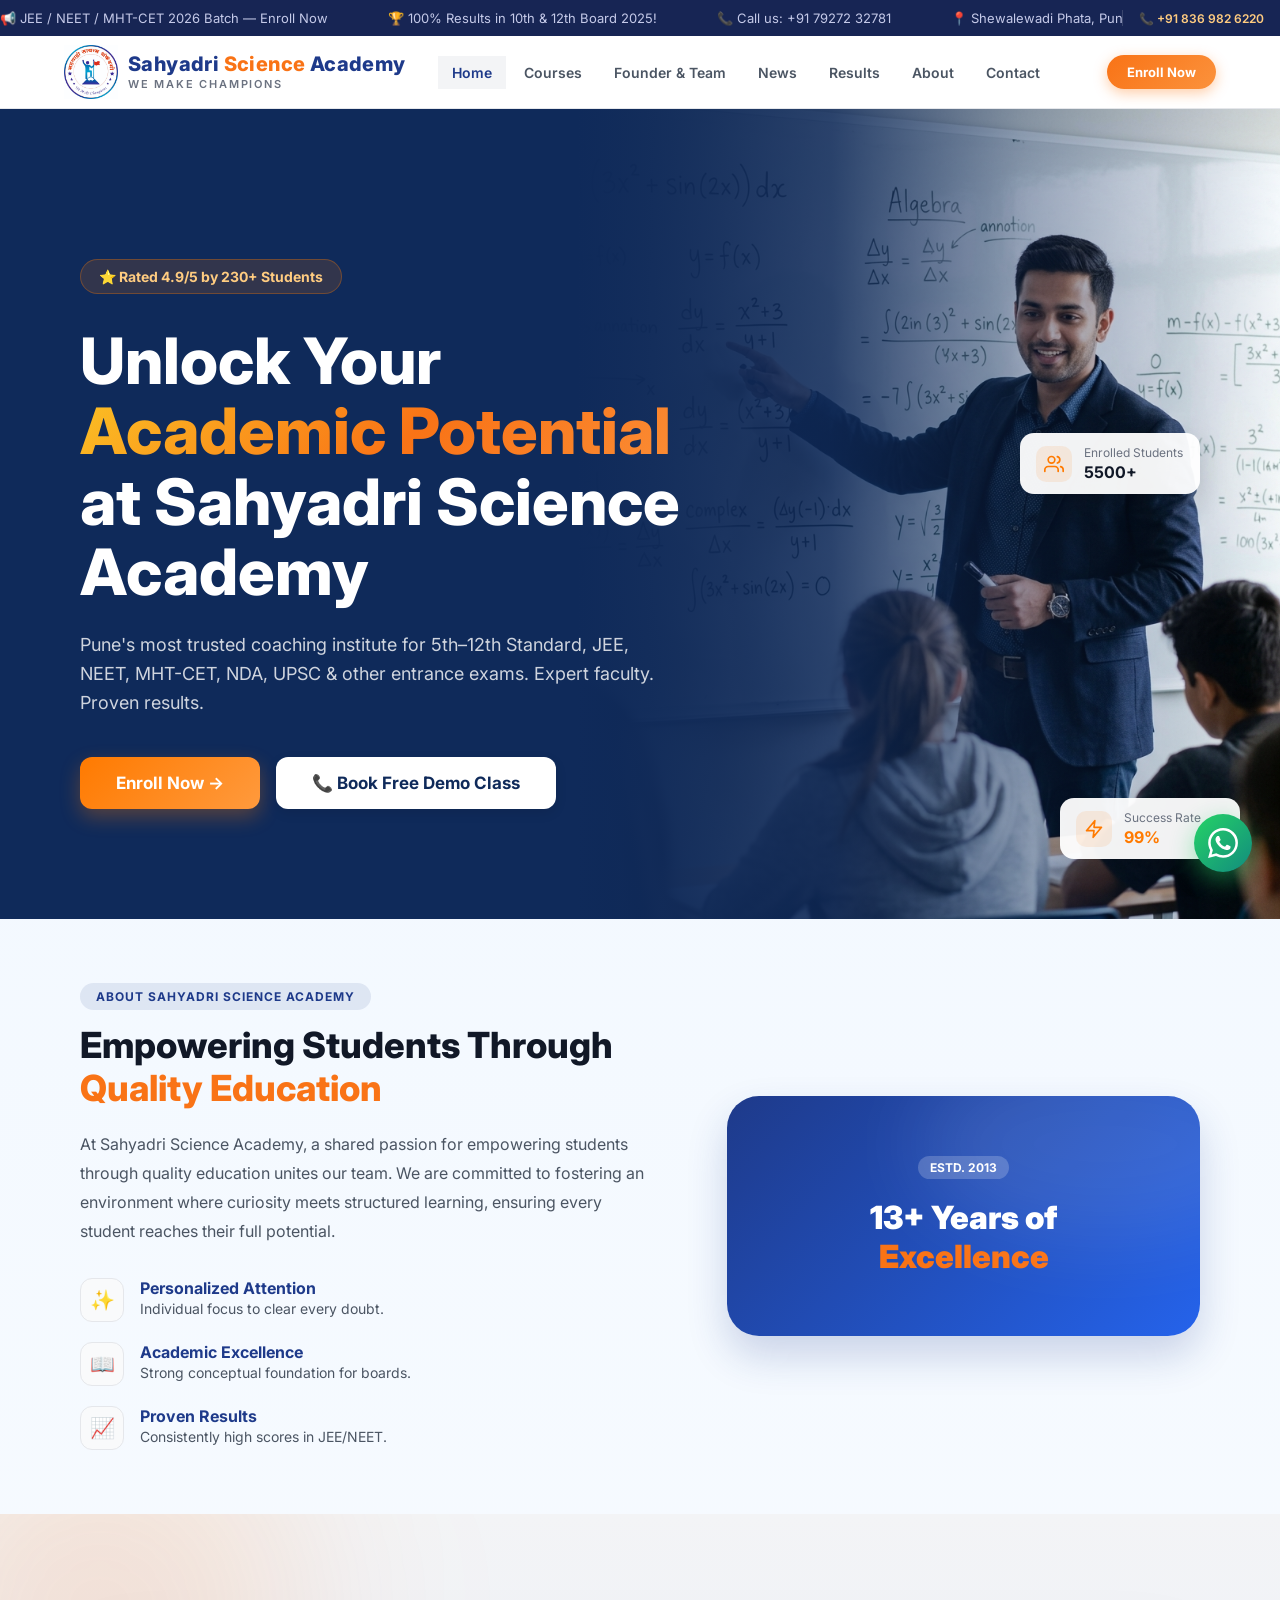
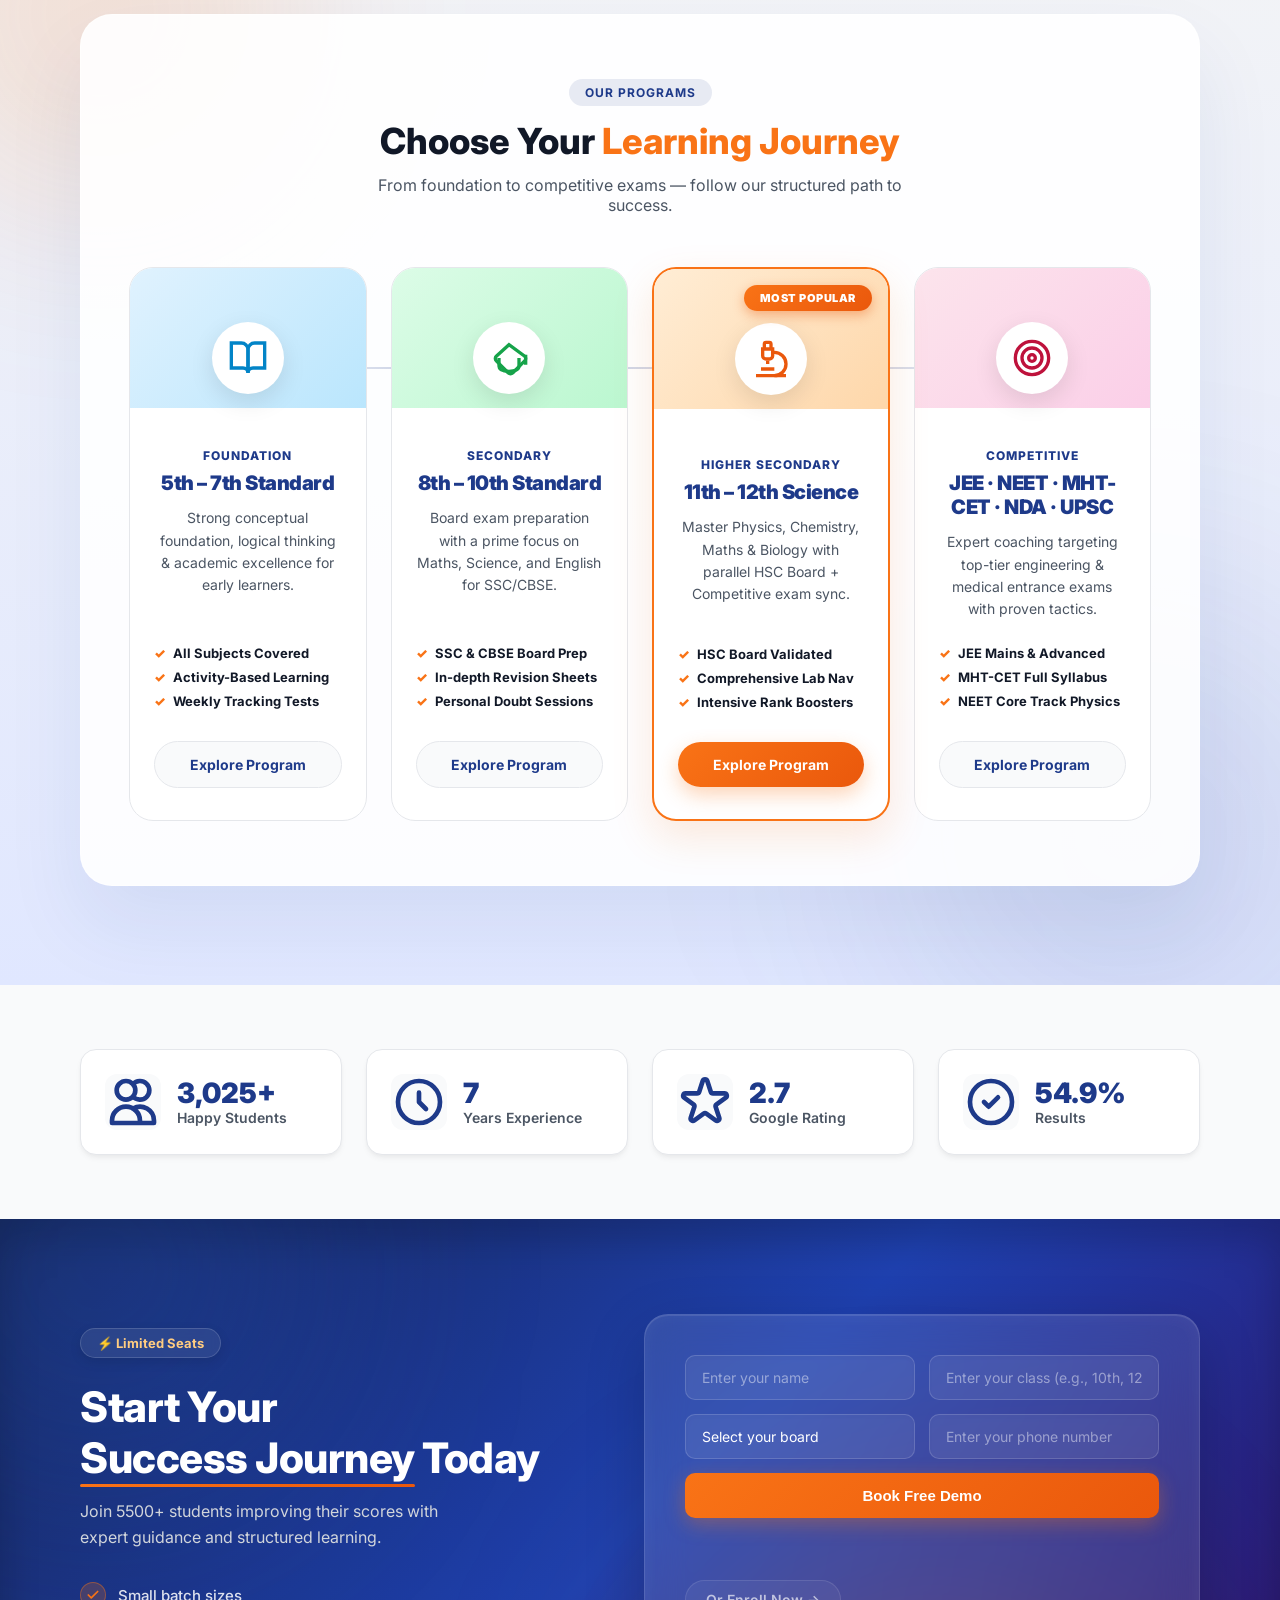
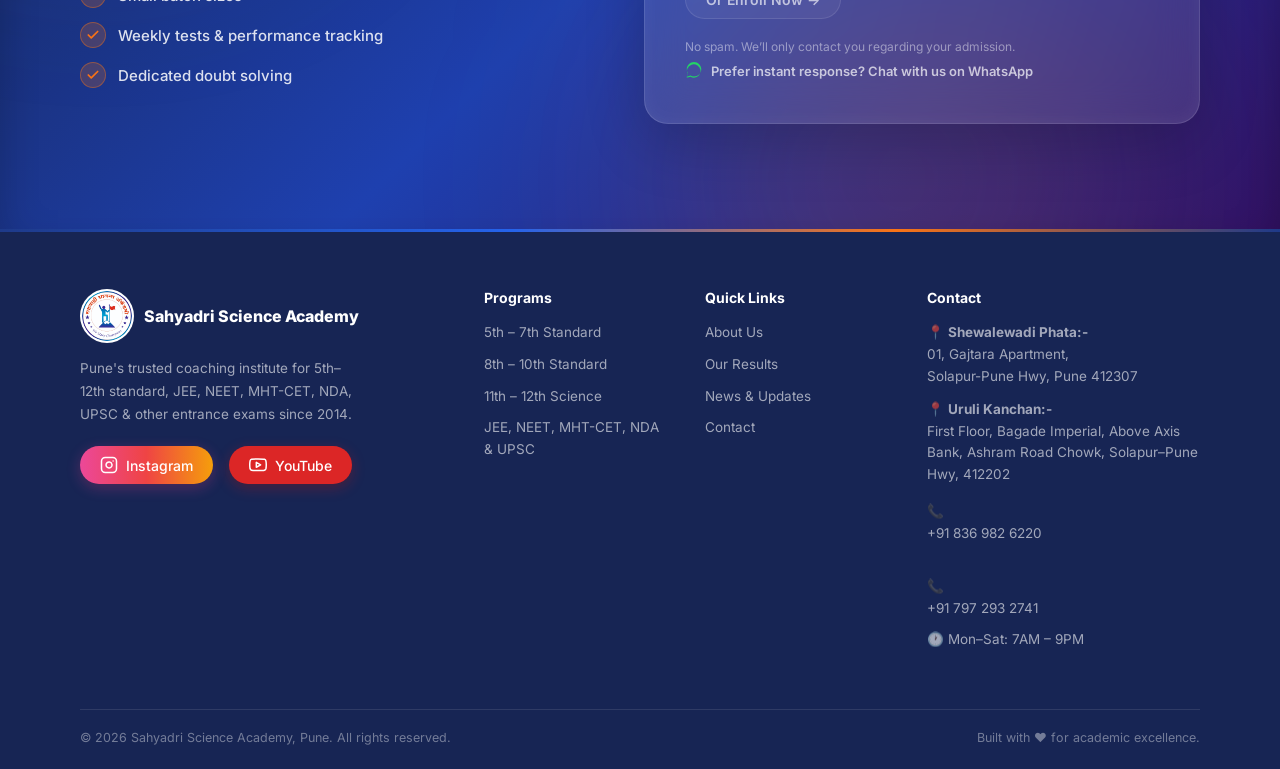
<file: index.html>
﻿<!DOCTYPE html>
<html lang="en">

<head>
  <meta charset="UTF-8" />
  <link rel="icon" href="/favicon.ico" type="image/x-icon">
  <meta name="viewport" content="width=device-width, initial-scale=1.0" />
  <title>Sahyadri Science Academy — Best Coaching in Pune | JEE, NEET, MHT-CET, NDA, UPSC</title>
  <meta name="description" content="Sahyadri Science Academy — Top-rated coaching institute in Shewalewadi Phata, & Uruli Kanchan, Pune for 5th–12th standard, JEE, NEET, MHT-CET, NDA, UPSC & other entrance exams." />
  <link rel="canonical" href="https://www.sahyadriscienceacademy.com/" />
  <!-- Open Graph -->
  <meta property="og:type" content="website" />
  <meta property="og:url" content="https://www.sahyadriscienceacademy.com/" />
  <meta property="og:title" content="Sahyadri Science Academy — Best Coaching in Pune | JEE, NEET, MHT-CET" />
  <meta property="og:description" content="Top-rated coaching institute in Pune for 5th–12th, JEE, NEET, MHT-CET, NDA & UPSC. 5500+ students mentored. 100% board results." />
  <meta property="og:image" content="https://www.sahyadriscienceacademy.com/assets/sahyadri-logo.png" />
  <meta property="og:site_name" content="Sahyadri Science Academy" />
  <meta property="og:locale" content="en_IN" />
  <!-- Twitter Card -->
  <meta name="twitter:card" content="summary_large_image" />
  <meta name="twitter:title" content="Sahyadri Science Academy — Best Coaching in Pune" />
  <meta name="twitter:description" content="Top-rated coaching institute in Pune for JEE, NEET, MHT-CET, NDA & UPSC. 5500+ students mentored." />
  <meta name="twitter:image" content="https://www.sahyadriscienceacademy.com/assets/sahyadri-logo.png" />
  <!-- Extra SEO -->
  <meta name="keywords" content="coaching classes Pune, JEE coaching Pune, NEET coaching Pune, MHT-CET coaching, science tuition Uruli Kanchan, coaching Shewalewadi Phata,, 11th 12th science coaching Pune, Sahyadri Science Academy" />
  <meta name="author" content="Sahyadri Science Academy" />
  <meta name="robots" content="index, follow" />
  <meta name="geo.region" content="IN-MH" />
  <meta name="geo.placename" content="Pune, Maharashtra" />
  <!-- Schema.org JSON-LD -->
  <script type="application/ld+json">
  {
    "@context": "https://schema.org",
    "@type": "EducationalOrganization",
    "name": "Sahyadri Science Academy",
    "alternateName": "Sahyadri Classes",
    "url": "https://www.sahyadriscienceacademy.com",
    "logo": "https://www.sahyadriscienceacademy.com/assets/sahyadri-logo.png",
    "description": "Top-rated coaching institute in Pune for 5th–12th standard, JEE, NEET, MHT-CET, NDA, UPSC and other entrance exams. Established in 2014.",
    "foundingDate": "2014",
    "slogan": "We Make Champions",
    "telephone": "+918369826220",
    "email": "info@sahyadriscienceacademy.com",
    "sameAs": [],
    "address": [
      {
        "@type": "PostalAddress",
        "streetAddress": "First Floor, Bagade Imperial, Above Axis Bank, Ashram Road Chowk, Solapur-Pune Hwy",
        "addressLocality": "Uruli Kanchan",
        "addressRegion": "Maharashtra",
        "postalCode": "412202",
        "addressCountry": "IN"
      },
      {
        "@type": "PostalAddress",
        "streetAddress": "01, Gajtara Apartment, Shewalewadi Phata, Shewalewadi Road, Royal Bay Society",
        "addressLocality": "Shewalewadi Phata,, Pune",
        "addressRegion": "Maharashtra",
        "postalCode": "412307",
        "addressCountry": "IN"
      }
    ],
    "geo": {
      "@type": "GeoCoordinates",
      "latitude": "18.48",
      "longitude": "73.96"
    },
    "openingHoursSpecification": {
      "@type": "OpeningHoursSpecification",
      "dayOfWeek": ["Monday","Tuesday","Wednesday","Thursday","Friday","Saturday"],
      "opens": "07:00",
      "closes": "21:00"
    },
    "hasOfferCatalog": {
      "@type": "OfferCatalog",
      "name": "Coaching Programs",
      "itemListElement": [
        {"@type": "Offer", "itemOffered": {"@type": "Course", "name": "JEE Coaching", "description": "IIT-JEE Mains and Advanced preparation"}},
        {"@type": "Offer", "itemOffered": {"@type": "Course", "name": "NEET Coaching", "description": "NEET-UG preparation for medical entrance"}},
        {"@type": "Offer", "itemOffered": {"@type": "Course", "name": "MHT-CET Coaching", "description": "Maharashtra CET preparation"}},
        {"@type": "Offer", "itemOffered": {"@type": "Course", "name": "Foundation (5th-10th)", "description": "School foundation and board preparation"}}
      ]
    },
    "aggregateRating": {
      "@type": "AggregateRating",
      "ratingValue": "4.9",
      "reviewCount": "230",
      "bestRating": "5"
    }
  }
  </script>
  <link rel="preconnect" href="https://fonts.googleapis.com" />
  <link rel="preconnect" href="https://fonts.gstatic.com" crossorigin />
  <link
    href="https://fonts.googleapis.com/css2?family=Inter:wght@300;400;500;600;700;800;900&family=Poppins:wght@600;700;800;900&display=swap"
    rel="stylesheet" />
  <link rel="stylesheet" href="index.css" />

</head>

<body>

  <!-- ══════════════ TOP ANNOUNCEMENT STRIP ══════════════ -->
  <div class="top-strip">
    <div class="strip-ticker">
      <div class="ticker-track" id="tickerTrack">
        <span>🎉 New Batch Starting April 2026 — Limited Seats!</span>
        <span>📢 JEE, NEET, MHT-CET, NDA, UPSC & other entrance exams — Enroll Now</span>
        <span>🏆 100% Results in 10th & 12th Board 2025!</span>
        <span>📞 Call us: +91 836 982 6220</span>
        <span>📍 Shewalewadi Phata, Pune — 412307</span>
        <span>⭐ Rated 4.9/5 by 230+ Students & Parents</span>
        <span>🎉 New Batch Starting April 2026 — Limited Seats!</span>
        <span>📢 JEE, NEET, MHT-CET, NDA, UPSC & other entrance exams — Enroll Now</span>
        <span>🏆 100% Results in 10th & 12th Board 2025!</span>
        <span>📞 Call us: +91 836 982 6220</span>
        <span>📍 Shewalewadi Phata, Pune — 412307</span>
        <span>⭐ Rated 4.9/5 by 230+ Students & Parents</span>
      </div>
    </div>
    <div class="strip-right">
      <a href="tel:+918369826220">📞 +91 836 982 6220</a>
    </div>
  </div>

  <!-- ══════════════ NAVBAR ══════════════ -->
  <header class="navbar" id="navbar">
    <div class="nav-container">
      <a href="index.html" class="nav-logo">
        <img src="assets/sahyadri-logo.png" alt="Sahyadri Science Academy Logo" class="logo-img" />
        <div class="logo-text">
          <span class="logo-name">Sahyadri <span class="brand-accent">Science</span> Academy</span>
          <span class="logo-tagline">WE MAKE CHAMPIONS</span>
        </div>
      </a>

      <nav class="nav-links" id="navLinks">
        <a href="index.html" class="nav-link active">Home</a>
        <a href="course.html" class="nav-link">Courses</a>
        <a href="founder.html" class="nav-link">Founder &amp; Team</a>
        <a href="news.html" class="nav-link">News</a>
        <a href="results.html" class="nav-link">Results</a>
        <a href="about.html" class="nav-link">About</a>
        <a href="contact.html" class="nav-link">Contact</a>
      </nav>

      <div class="nav-actions">
        <!-- Removed login button -->
        <a href="#" onclick="openLeadPopup(event)" class="btn-enroll-nav">Enroll Now</a>
        <button class="hamburger" id="hamburger" onclick="toggleMobileMenu()">
          <span></span><span></span><span></span>
        </button>
      </div>
    </div>
  </header>

  <main id="home">

    <!-- ══════════════ HERO SECTION ══════════════ -->
    <section class="hero" id="hero">
      <!-- Background elements removed for performance -->
      
      <!-- Blended Background Image -->
      <img src="assets/sahyadri_hero_v2.png" alt="Sahyadri Science Academy Classroom" class="hero-img-node" fetchpriority="high" />

      <div class="hero-content">
        <div class="hero-badge animate-fade-up">⭐ Rated 4.9/5 by 230+ Students</div>
        <h1 class="hero-title animate-fade-up delay-1">
          Unlock Your <span class="highlight">Academic Potential</span> at Sahyadri Science Academy
        </h1>
        <p class="hero-subtitle animate-fade-up delay-2">
          Pune's most trusted coaching institute for 5th–12th Standard, JEE, NEET, MHT-CET, NDA, UPSC & other entrance exams. Expert faculty. Proven results.
        </p>
        <div class="hero-actions animate-fade-up delay-3">
          <a href="#" onclick="openLeadPopup(event)" class="btn-primary">Enroll Now →</a>
          <a href="contact.html" class="btn-secondary">📞 Book Free Demo Class</a>
        </div>
      </div>

      <!-- Floating Stats Cards -->
      <div class="card card-top">
        <div class="icon">
          <svg xmlns="http://www.w3.org/2000/svg" width="20" height="20" viewBox="0 0 24 24" fill="none" stroke="currentColor" stroke-width="2" stroke-linecap="round" stroke-linejoin="round"><path d="M17 21v-2a4 4 0 0 0-4-4H5a4 4 0 0 0-4 4v2"></path><circle cx="9" cy="7" r="4"></circle><path d="M23 21v-2a4 4 0 0 0-3-3.87"></path><path d="M16 3.13a4 4 0 0 1 0 7.75"></path></svg>
        </div>
        <div class="card-info">
          <span class="label">Enrolled Students</span>
          <strong class="value">5500+</strong>
        </div>
      </div>
      <div class="card card-bottom">
        <div class="icon">
          <svg xmlns="http://www.w3.org/2000/svg" width="20" height="20" viewBox="0 0 24 24" fill="none" stroke="currentColor" stroke-width="2" stroke-linecap="round" stroke-linejoin="round"><polygon points="13 2 3 14 12 14 11 22 21 10 12 10 13 2"></polygon></svg>
        </div>
        <div class="card-info">
          <span class="label">Success Rate</span>
          <strong class="value highlight">99%</strong>
        </div>
      </div>
    </section>

    <!-- ══════════════ ABOUT SECTION ══════════════ -->
    <section class="section about-intro">
      <div class="container">
        <div class="about-layout">
          <div class="about-content">
            <div class="section-tag" style="background: rgba(30,58,138,0.1); color: var(--navy);">About Sahyadri Science
              Academy</div>
            <h2 class="section-title" style="text-align: left; margin: 0 0 20px;">Empowering Students Through <span
                class="highlight">Quality Education</span></h2>
            <p class="about-p">At Sahyadri Science Academy, a shared passion for empowering students through quality
              education unites our team. We are committed to fostering an environment where curiosity meets structured
              learning, ensuring every student reaches their full potential.</p>

            <div class="about-highlights-grid">
              <div class="ah-item">
                <div class="ah-icon">✨</div>
                <div class="ah-text">
                  <strong>Personalized Attention</strong>
                  <p>Individual focus to clear every doubt.</p>
                </div>
              </div>
              <div class="ah-item">
                <div class="ah-icon">📖</div>
                <div class="ah-text">
                  <strong>Academic Excellence</strong>
                  <p>Strong conceptual foundation for boards.</p>
                </div>
              </div>
              <div class="ah-item">
                <div class="ah-icon">📈</div>
                <div class="ah-text">
                  <strong>Proven Results</strong>
                  <p>Consistently high scores in JEE/NEET.</p>
                </div>
              </div>
            </div>
          </div>
          <div class="about-visual-box">
            <div class="visual-deco">
              <span class="v-tag">ESTD. 2013</span>
              <div class="v-main">13+ Years of <span>Excellence</span></div>
            </div>
          </div>
        </div>
      </div>
    </section>

    <!-- ══════════════ COURSE CATEGORIES ══════════════ -->
    <section class="section categories-section" id="courses">
      <div class="container">
        <div class="glass-container">
          <div class="section-header">
            <div class="section-tag" style="background: rgba(30,58,138,0.1); color: var(--navy);">Our Programs</div>
            <h2 class="section-title">Choose Your <span class="highlight">Learning Journey</span></h2>
            <p class="section-sub">From foundation to competitive exams — follow our structured path to success.</p>
          </div>
          <div class="categories-grid">

            <div class="cat-card animate-fade-up" id="primary">
              <div class="cat-visual cat-v-1">
                <div class="cat-icon-lg"><svg viewBox="0 0 24 24" fill="none" stroke="currentColor" stroke-width="2">
                    <path d="M2 3h6a4 4 0 0 1 4 4v14a3 3 0 0 0-3-3H2z" />
                    <path d="M22 3h-6a4 4 0 0 0-4 4v14a3 3 0 0 1 3-3h7z" />
                  </svg></div>
              </div>
              <div class="cat-content">
                <div class="cat-label">Foundation</div>
                <h3>5th – 7th Standard</h3>
                <p>Strong conceptual foundation, logical thinking & academic excellence for early learners.</p>
                <ul class="cat-highlights">
                  <li>All Subjects Covered</li>
                  <li>Activity-Based Learning</li>
                  <li>Weekly Tracking Tests</li>
                </ul>
                <a href="course.html" class="cat-btn">Explore Program</a>
              </div>
            </div>

            <div class="cat-card animate-fade-up" id="secondary" style="animation-delay: 0.1s;">
              <div class="cat-visual cat-v-2">
                <div class="cat-icon-lg"><svg viewBox="0 0 24 24" fill="none" stroke="currentColor" stroke-width="2">
                    <path
                      d="M21.42 10.922a2 2 0 0 1-.01 2.833l-7.1 7.1a2 2 0 0 1-2.827 0l-7.1-7.1a2 2 0 0 1-.01-2.833L12 4z" />
                    <path d="M22 10v6" />
                    <path d="M6 12v5c0 2 2 3 6 3s6-1 6-3v-5" />
                  </svg></div>
              </div>
              <div class="cat-content">
                <div class="cat-label">Secondary</div>
                <h3>8th – 10th Standard</h3>
                <p>Board exam preparation with a prime focus on Maths, Science, and English for SSC/CBSE.</p>
                <ul class="cat-highlights">
                  <li>SSC & CBSE Board Prep</li>
                  <li>In-depth Revision Sheets</li>
                  <li>Personal Doubt Sessions</li>
                </ul>
                <a href="course.html" class="cat-btn">Explore Program</a>
              </div>
            </div>

            <div class="cat-card featured animate-fade-up" id="hsc" style="animation-delay: 0.2s;">
              <div class="cat-popular-badge">Most Popular</div>
              <div class="cat-visual cat-v-3">
                <div class="cat-icon-lg"><svg viewBox="0 0 24 24" fill="none" stroke="currentColor" stroke-width="2">
                    <path d="M6 18h8" />
                    <path d="M3 22h18" />
                    <path d="M14 22a7 7 0 1 0 0-14h-1" />
                    <path d="M9 14h2" />
                    <path d="M9 12a2 2 0 0 1-2-2V6h6v4a2 2 0 0 1-2 2Z" />
                    <path d="M12 6V3a1 1 0 0 0-1-1H9a1 1 0 0 0-1 1v3" />
                  </svg></div>
              </div>
              <div class="cat-content">
                <div class="cat-label">Higher Secondary</div>
                <h3>11th – 12th Science</h3>
                <p>Master Physics, Chemistry, Maths & Biology with parallel HSC Board + Competitive exam sync.</p>
                <ul class="cat-highlights">
                  <li>HSC Board Validated</li>
                  <li>Comprehensive Lab Nav</li>
                  <li>Intensive Rank Boosters</li>
                </ul>
                <a href="course.html" class="cat-btn">Explore Program</a>
              </div>
            </div>

            <div class="cat-card competitive animate-fade-up" id="competitive" style="animation-delay: 0.3s;">
              <div class="cat-visual cat-v-4">
                <div class="cat-icon-lg"><svg viewBox="0 0 24 24" fill="none" stroke="currentColor" stroke-width="2">
                    <circle cx="12" cy="12" r="10" />
                    <circle cx="12" cy="12" r="6" />
                    <circle cx="12" cy="12" r="2" />
                  </svg></div>
              </div>
              <div class="cat-content">
                <div class="cat-label">Competitive</div>
                <h3>JEE · NEET · MHT-CET · NDA · UPSC</h3>
                <p>Expert coaching targeting top-tier engineering & medical entrance exams with proven tactics.</p>
                <ul class="cat-highlights">
                  <li>JEE Mains & Advanced</li>
                  <li>MHT-CET Full Syllabus</li>
                  <li>NEET Core Track Physics</li>
                </ul>
                <a href="course.html" class="cat-btn">Explore Program</a>
              </div>
            </div>

          </div>
        </div>
      </div>
    </section>

    <!-- ══════════════ STATS BANNER ══════════════ -->
    <section class="stats-banner section">
      <div class="container">
        <div class="stats-grid">
          <div class="stat-card">
            <div class="stat-icon"><svg class="w-8 h-8" fill="none" stroke="currentColor" viewBox="0 0 24 24"
                xmlns="http://www.w3.org/2000/svg">
                <path stroke-linecap="round" stroke-linejoin="round" stroke-width="2"
                  d="M12 4.354a4 4 0 110 5.292M15 21H3v-1a6 6 0 0112 0v1zm0 0h6v-1a6 6 0 00-9-5.197M13 7a4 4 0 11-8 0 4 4 0 018 0z">
                </path>
              </svg></div>
            <div class="stat-info">
              <div class="stat-num" data-target="5500" data-suffix="+">5,500+</div>
              <div class="stat-lbl">Happy Students</div>
            </div>
          </div>
          <div class="stat-card">
            <div class="stat-icon"><svg class="w-8 h-8" fill="none" stroke="currentColor" viewBox="0 0 24 24"
                xmlns="http://www.w3.org/2000/svg">
                <path stroke-linecap="round" stroke-linejoin="round" stroke-width="2"
                  d="M12 8v4l3 3m6-3a9 9 0 11-18 0 9 9 0 0118 0z"></path>
              </svg></div>
            <div class="stat-info">
              <div class="stat-num" data-target="13">13</div>
              <div class="stat-lbl">Years Experience</div>
            </div>
          </div>
          <div class="stat-card">
            <div class="stat-icon"><svg class="w-8 h-8" fill="none" stroke="currentColor" viewBox="0 0 24 24"
                xmlns="http://www.w3.org/2000/svg">
                <path stroke-linecap="round" stroke-linejoin="round" stroke-width="2"
                  d="M11.049 2.927c.3-.921 1.603-.921 1.902 0l1.519 4.674a1 1 0 00.95.69h4.915c.969 0 1.371 1.24.588 1.81l-3.976 2.888a1 1 0 00-.363 1.118l1.518 4.674c.3.922-.755 1.688-1.538 1.118l-3.976-2.888a1 1 0 00-1.176 0l-3.976 2.888c-.783.57-1.838-.197-1.538-1.118l1.518-4.674a1 1 0 00-.363-1.118l-3.976-2.888c-.784-.57-.38-1.81.588-1.81h4.914a1 1 0 00.951-.69l1.519-4.674z">
                </path>
              </svg></div>
            <div class="stat-info">
              <div class="stat-num" data-target="4.9">4.9</div>
              <div class="stat-lbl">Google Rating</div>
            </div>
          </div>
          <div class="stat-card">
            <div class="stat-icon"><svg class="w-8 h-8" fill="none" stroke="currentColor" viewBox="0 0 24 24"
                xmlns="http://www.w3.org/2000/svg">
                <path stroke-linecap="round" stroke-linejoin="round" stroke-width="2"
                  d="M9 12l2 2 4-4m6 2a9 9 0 11-18 0 9 9 0 0118 0z"></path>
              </svg></div>
            <div class="stat-info">
              <div class="stat-num" data-target="99.9" data-suffix="%">99.9%</div>
              <div class="stat-lbl">Results</div>
            </div>
          </div>
        </div>
      </div>
    </section>






    <!-- ══════ FINAL CTA ══════ -->
    <section class="cta-section" id="cta-enroll">
      <div class="cta-blobs">
        <div class="cta-blob cta-blob-1"></div>
        <div class="cta-blob cta-blob-2"></div>
      </div>
      <div class="cta-noise"></div>
      <div class="container">
        <div class="cta-split">

          <!-- LEFT COLUMN -->
          <div class="cta-left">
            <div class="cta-urgency">⚡ Limited Seats </div>
            <h2 class="cta-title">Start Your <span class="signature-underline">Success Journey</span> Today</h2>
            <p class="cta-sub">Join 5500+ students improving their scores with expert guidance and structured learning.
            </p>

            <ul class="cta-bullets">
              <li>
                <div class="cta-bullet-icon">
                  <svg viewBox="0 0 24 24" fill="none" stroke="currentColor" stroke-width="3" stroke-linecap="round"
                    stroke-linejoin="round">
                    <polyline points="20 6 9 17 4 12"></polyline>
                  </svg>
                </div>
                Small batch sizes
              </li>
              <li>
                <div class="cta-bullet-icon">
                  <svg viewBox="0 0 24 24" fill="none" stroke="currentColor" stroke-width="3" stroke-linecap="round"
                    stroke-linejoin="round">
                    <polyline points="20 6 9 17 4 12"></polyline>
                  </svg>
                </div>
                Weekly tests & performance tracking
              </li>
              <li>
                <div class="cta-bullet-icon">
                  <svg viewBox="0 0 24 24" fill="none" stroke="currentColor" stroke-width="3" stroke-linecap="round"
                    stroke-linejoin="round">
                    <polyline points="20 6 9 17 4 12"></polyline>
                  </svg>
                </div>
                Dedicated doubt solving
              </li>
            </ul>
          </div>

          <!-- RIGHT COLUMN -->
          <div class="cta-right">
            <div class="cta-form-card">
              <form class="cta-form" id="ctaForm">
                <div class="cta-form-grid">
                  <input type="text" id="ctaName" class="cta-input" placeholder="Enter your name" required />
                  <input type="text" id="ctaClass" class="cta-input" placeholder="Enter your class (e.g., 10th, 12th)"
                    required />
                  <select id="ctaBoard" class="cta-input cta-select" required>
                    <option value="" disabled selected>Select your board</option>
                    <option value="SSC">SSC (State Board)</option>
                    <option value="CBSE">CBSE</option>
                    <option value="ICSE">ICSE</option>
                    <option value="HSC">HSC (State Board)</option>
                    <option value="Other">Other</option>
                  </select>
                  <input type="tel" id="ctaPhone" class="cta-input" placeholder="Enter your phone number" pattern="[0-9]{10}" maxlength="10" minlength="10" oninput="this.value = this.value.replace(/[^0-9]/g, '')" required />
                  <button type="submit" class="cta-btn">Book Free Demo</button>
                  <div id="ctaMessage" class="popup-message" style="grid-column: 1 / -1;"></div>
                </div>
              </form>

              <div class="cta-secondary">
                <a href="#" onclick="openLeadPopup(event)" class="btn-enroll-alt">Or Enroll Now &rarr;</a>
              </div>

              <div class="cta-trust">
                <p>No spam. We’ll only contact you regarding your admission.</p>
                <a href="https://wa.me/918369826220" target="_blank" rel="noopener" class="cta-wa">
                  <svg fill="currentColor" viewBox="0 0 24 24">
                    <path
                      d="M12.031 21.053c-1.636 0-3.237-.436-4.636-1.264l-5.15 1.348 1.38-5.016A8.995 8.995 0 1112.03 21.053zM7.228 18.06c1.464.869 3.125 1.328 4.803 1.328 5.333 0 9.67-4.337 9.67-9.67S17.364.048 12.031.048c-5.334 0-9.67 4.337-9.67 9.67 0 1.748.483 3.467 1.398 4.97L2.4 19.6l4.828-1.54z">
                    </path>
                  </svg>
                  Prefer instant response? Chat with us on WhatsApp
                </a>
              </div>
            </div>
          </div>

        </div>
      </div>
    </section>

  </main>

  <!-- ══════════════ FOOTER ══════════════ -->
  <footer class="footer">
    <div class="container">
      <div class="footer-grid">
        <div class="footer-brand">
          <div class="footer-logo">
            <img src="assets/sahyadri-logo.png" alt="Sahyadri Science Academy Logo" class="logo-img" />
            <span>Sahyadri Science Academy</span>
          </div>
          <p>Pune's trusted coaching institute for 5th–12th standard, JEE, NEET, MHT-CET, NDA, UPSC & other entrance
            exams since 2014.</p>
          <div class="social-links">
            <a href="https://www.instagram.com/sahyadri_science_academy_pune?utm_source=qr&igsh=MWV1azR0dThqZ2Rndw==" target="_blank" rel="noopener noreferrer" class="social-btn instagram">
              <svg xmlns="http://www.w3.org/2000/svg" width="18" height="18" viewBox="0 0 24 24" fill="none" stroke="currentColor" stroke-width="2" stroke-linecap="round" stroke-linejoin="round" class="social-icon"><rect width="20" height="20" x="2" y="2" rx="5" ry="5"/><path d="M16 11.37A4 4 0 1 1 12.63 8 4 4 0 0 1 16 11.37z"/><line x1="17.5" x2="17.51" y1="6.5" y2="6.5"/></svg>
              Instagram
            </a>
            <a href="https://youtube.com/@sahyadriclasses?si=gIN96G35bPlXyXGb" target="_blank" rel="noopener noreferrer" class="social-btn youtube">
              <svg xmlns="http://www.w3.org/2000/svg" width="18" height="18" viewBox="0 0 24 24" fill="none" stroke="currentColor" stroke-width="2" stroke-linecap="round" stroke-linejoin="round" class="social-icon"><path d="M22.54 6.42a2.78 2.78 0 0 0-1.94-2C18.88 4 12 4 12 4s-6.88 0-8.6.46a2.78 2.78 0 0 0-1.94 2A29 29 0 0 0 1 11.75a29 29 0 0 0 .46 5.33A2.78 2.78 0 0 0 3.4 19c1.72.46 8.6.46 8.6.46s6.88 0 8.6-.46a2.78 2.78 0 0 0 1.94-2 29 29 0 0 0 .46-5.25 29 29 0 0 0-.46-5.33z"/><polygon points="9.75 15.02 15.5 11.75 9.75 8.48 9.75 15.02"/></svg>
              YouTube
            </a>
          </div>
        </div>
        <div class="footer-col">
          <h4>Programs</h4>
          <a href="#primary">5th – 7th Standard</a>
          <a href="#secondary">8th – 10th Standard</a>
          <a href="#hsc">11th – 12th Science</a>
          <a href="#competitive">JEE, NEET, MHT-CET, NDA & UPSC</a>
        </div>
        <div class="footer-col">
          <h4>Quick Links</h4>
          <a href="about.html">About Us</a>
          <a href="results.html">Our Results</a>
          <a href="news.html">News & Updates</a>
          <a href="contact.html">Contact</a>
        </div>
        <div class="footer-col">
          <h4>Contact</h4>
          <p style="margin-bottom: 12px; font-size: 13.5px; line-height: 1.6;">📍 <strong>Shewalewadi Phata:-</strong><br />01, Gajtara Apartment,<br />Solapur-Pune Hwy, Pune 412307</p>
          <p style="margin-bottom: 16px; font-size: 13.5px; line-height: 1.6;">📍 <strong>Uruli Kanchan:-</strong><br />First Floor, Bagade Imperial, Above Axis Bank, Ashram Road Chowk, Solapur–Pune Hwy, 412202</p>
          <p>📞 <a href="tel:+918369826220">+91 836 982 6220</a><br/>📞 <a href="tel:+917972932741">+91 797 293 2741</a></p>
          <p style="margin-top: 10px;">🕐 Mon–Sat: 7AM – 9PM</p>
        </div>
      </div>
      <div class="footer-bottom">
        <p>© 2026 Sahyadri Science Academy, Pune. All rights reserved.</p>
        <p>Built with ❤️ for academic excellence.</p>
      </div>
    </div>
  </footer>

  <script src="js/main.js"></script>

</body>

</html>
</file>
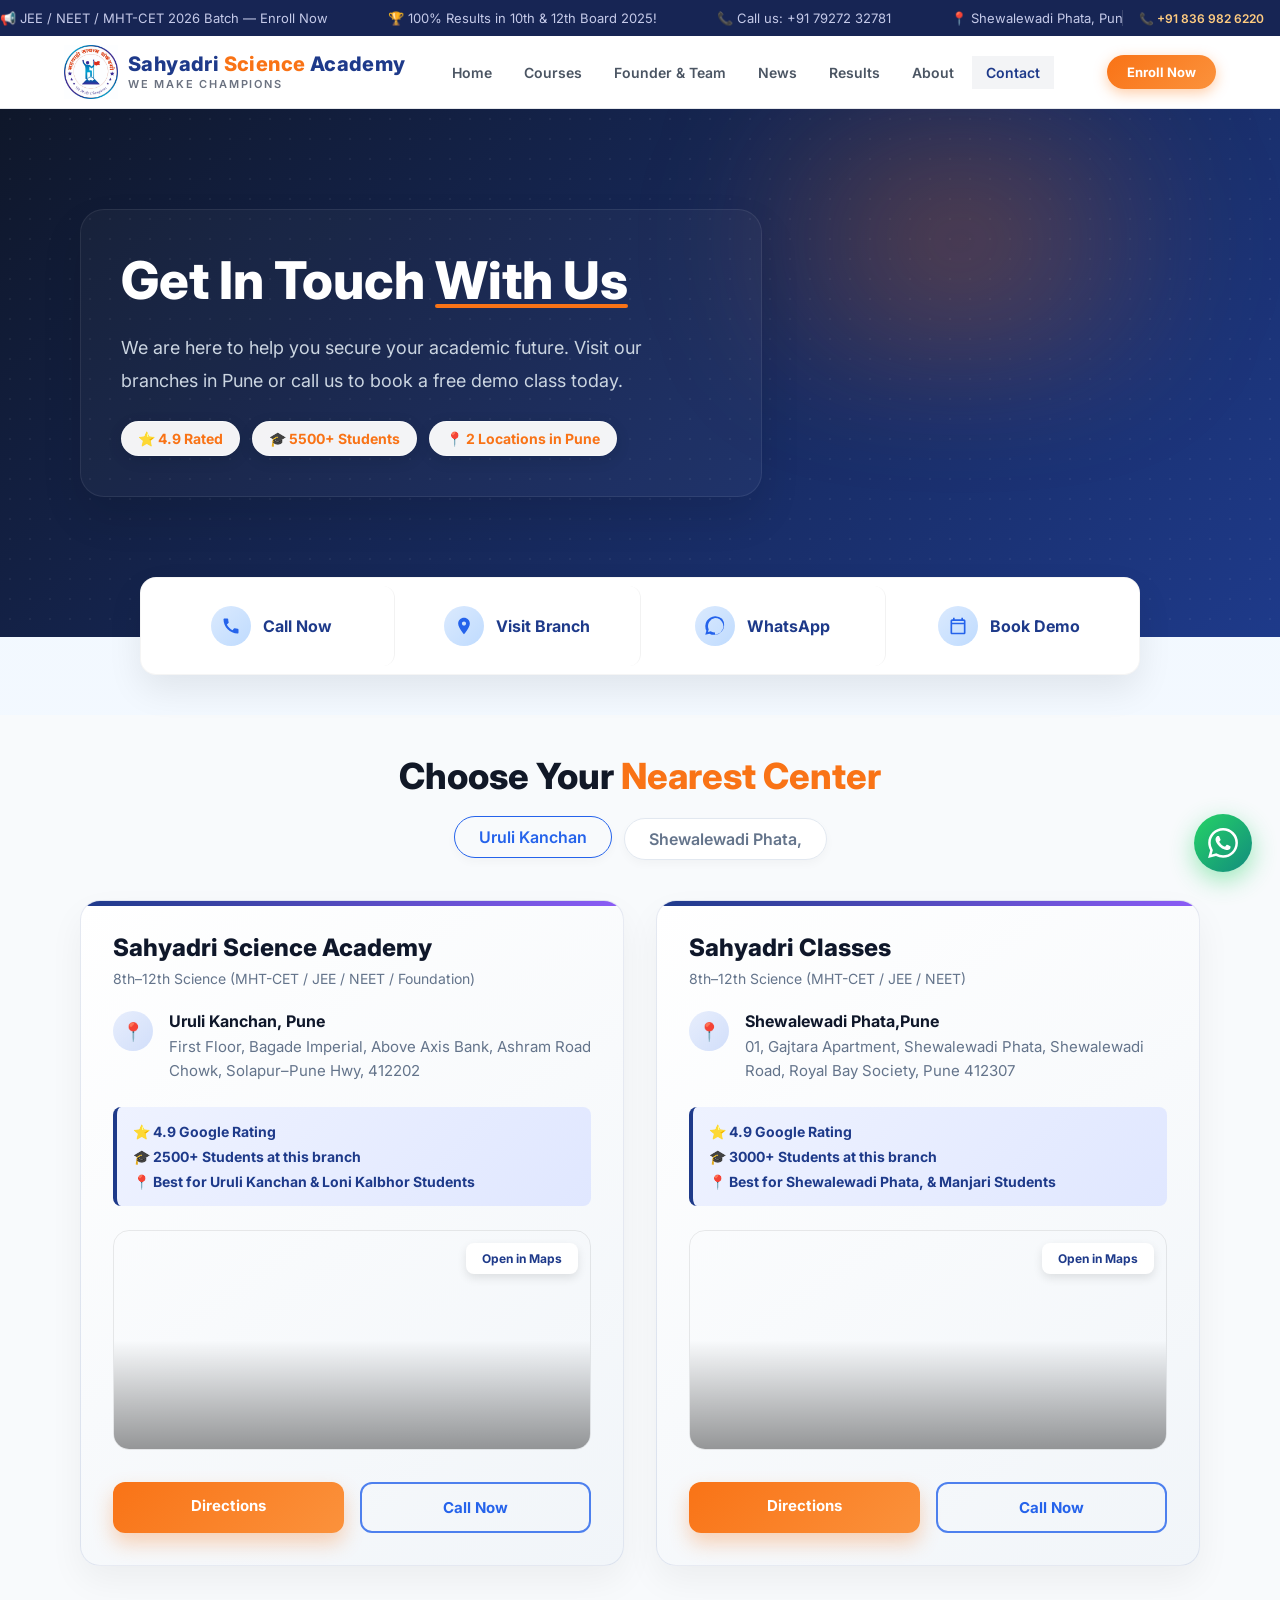
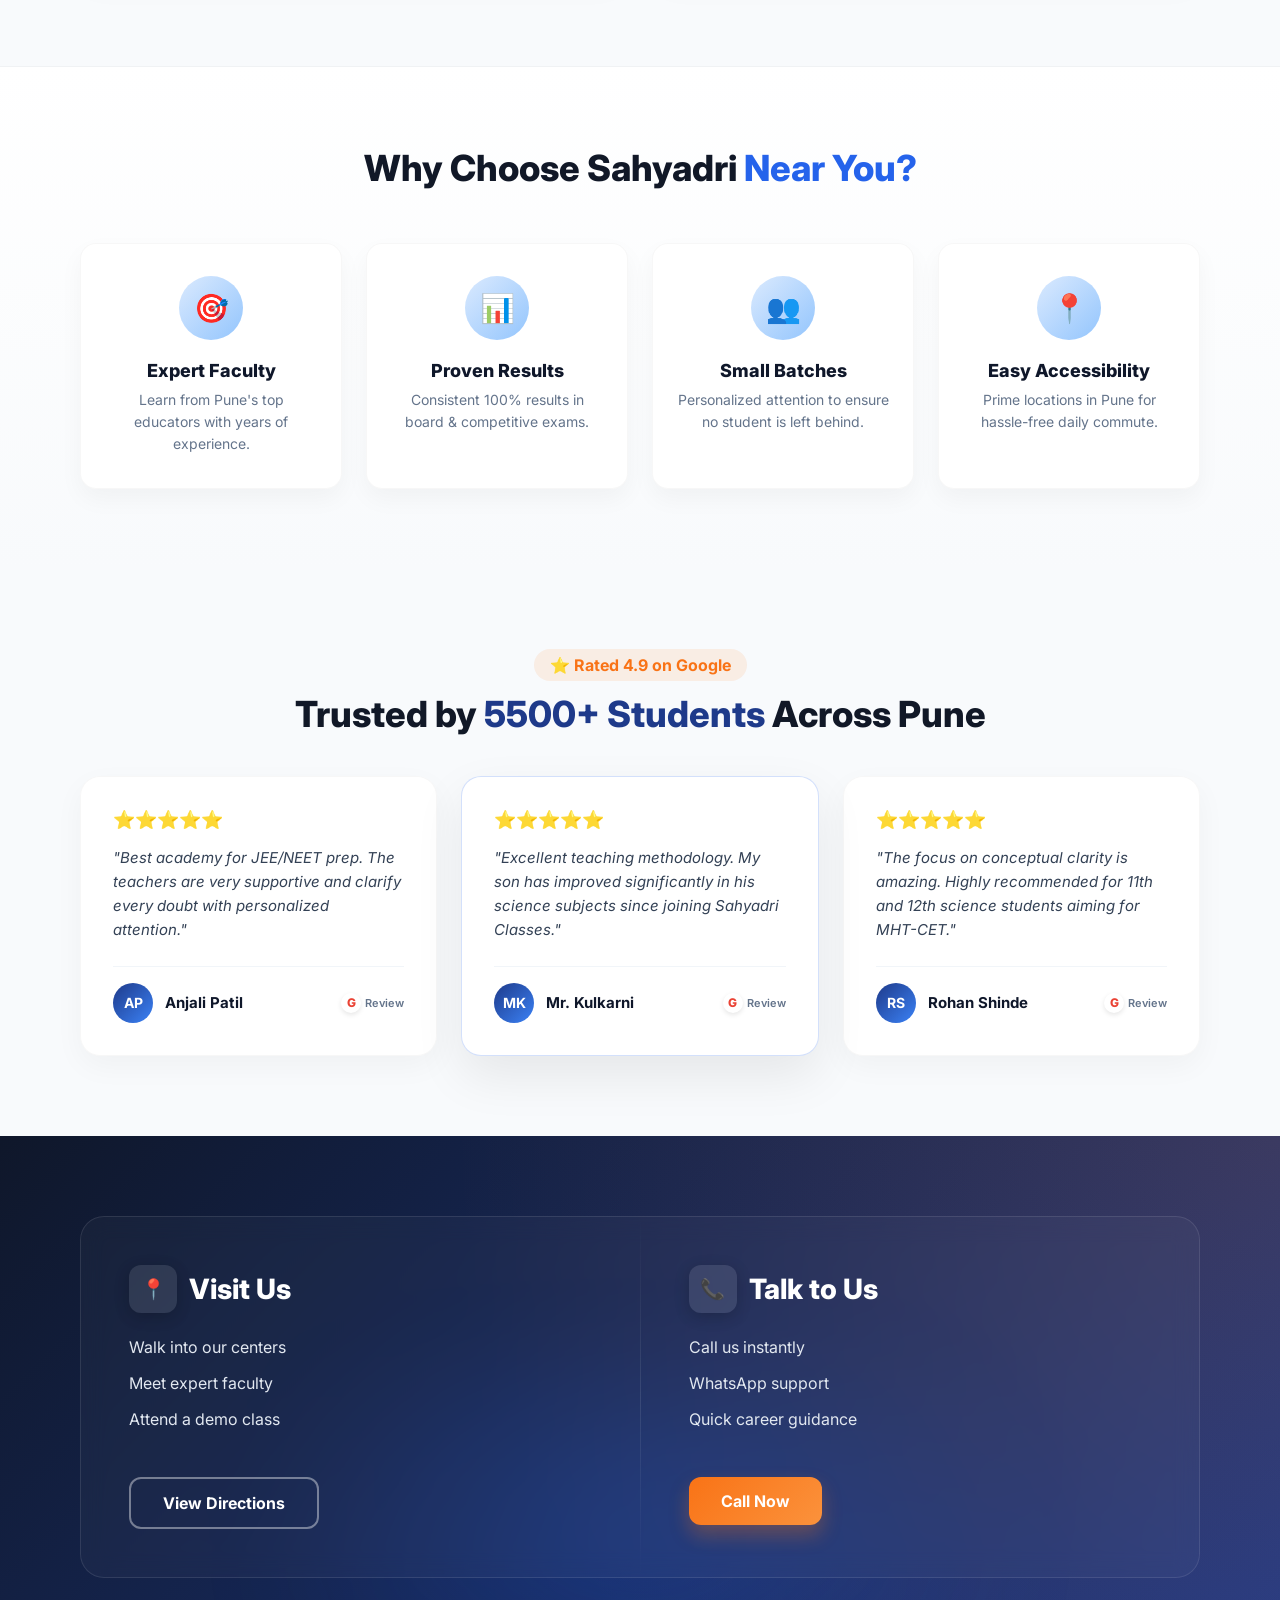
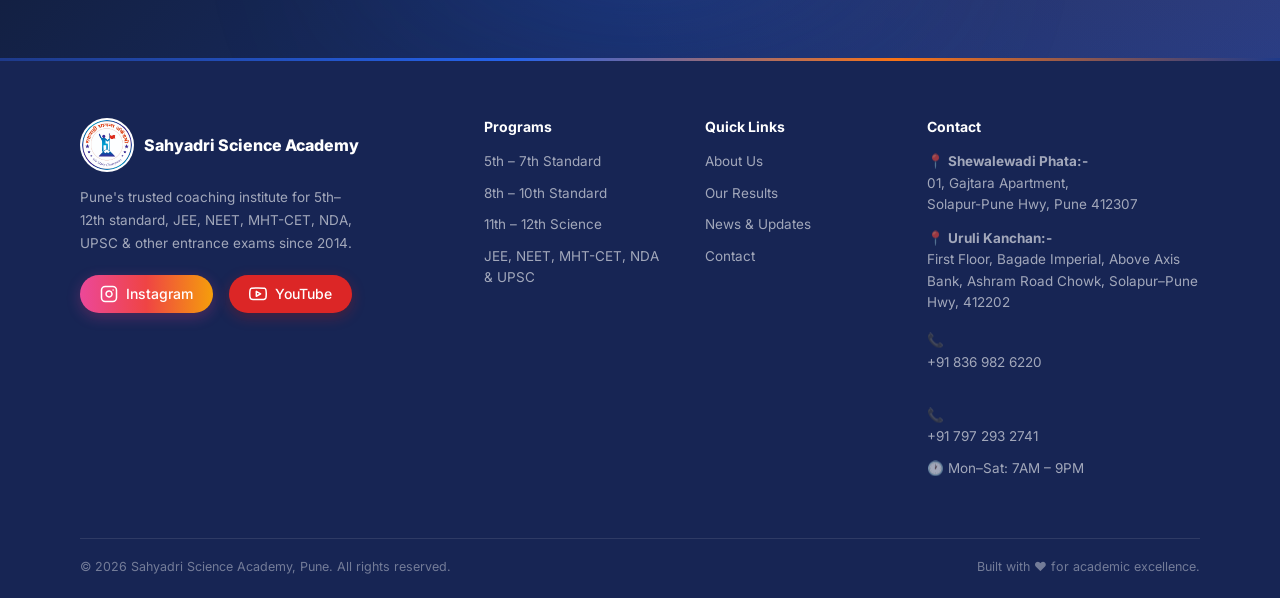
<file: contact.html>
﻿<!DOCTYPE html>
<html lang="en">

<head>
  <meta charset="UTF-8" />
  <link rel="icon" href="/favicon.ico" type="image/x-icon">
  <meta name="viewport" content="width=device-width, initial-scale=1.0" />
  <title>Contact Us — Sahyadri Science Academy | Shewalewadi Phata, Pune</title>
  <meta name="description" content="Contact Sahyadri Science Academy — Visit us at Uruli Kanchan or Shewalewadi Phata, Pune. Call +91 836 982 6220 to book a free demo class for JEE, NEET, MHT-CET coaching." />
  <link rel="canonical" href="https://www.sahyadriscienceacademy.com/contact.html" />
  <meta property="og:type" content="website" />
  <meta property="og:url" content="https://www.sahyadriscienceacademy.com/contact.html" />
  <meta property="og:title" content="Contact Us — Sahyadri Science Academy | Shewalewadi Phata, & Uruli Kanchan, Pune" />
  <meta property="og:description" content="Visit Sahyadri Science Academy at Uruli Kanchan or Shewalewadi Phata,. Call +91 836 982 6220 for free demo class." />
  <meta property="og:image" content="https://www.sahyadriscienceacademy.com/assets/sahyadri-logo.png" />
  <meta name="twitter:card" content="summary_large_image" />
  <meta name="twitter:title" content="Contact — Sahyadri Science Academy" />
  <meta name="twitter:description" content="Visit us at Uruli Kanchan or Shewalewadi Phata,, Pune. Call for free demo class." />
  <meta name="keywords" content="Sahyadri Science Academy contact, coaching classes Shewalewadi Phata, Pune, coaching classes Uruli Kanchan, free demo class JEE NEET Pune, coaching institute near me Pune" />
  <meta name="robots" content="index, follow" />
  <meta name="author" content="Sahyadri Science Academy" />
  <link rel="preconnect" href="https://fonts.googleapis.com" />
  <link rel="preconnect" href="https://fonts.gstatic.com" crossorigin />
  <link
    href="https://fonts.googleapis.com/css2?family=Inter:wght@300;400;500;600;700;800;900&family=Poppins:wght@600;700;800;900&display=swap"
    rel="stylesheet" />
  <link rel="stylesheet" href="index.css" />
  
</head>

<body>

  <!-- ══════════════ TOP ANNOUNCEMENT STRIP ══════════════ -->
  <div class="top-strip">
    <div class="strip-ticker">
      <div class="ticker-track" id="tickerTrack">
        <span>🎉 New Batch Starting April 2026 — Limited Seats!</span>
        <span>📢 JEE, NEET, MHT-CET, NDA, UPSC & other entrance exams — Enroll Now</span>
        <span>🏆 100% Results in 10th & 12th Board 2025!</span>
        <span>📞 Call us: +91 836 982 6220</span>
        <span>📍 Shewalewadi Phata, Pune — 412307</span>
        <span>⭐ Rated 4.9/5 by 230+ Students & Parents</span>
        <span>🎉 New Batch Starting April 2026 — Limited Seats!</span>
        <span>📢 JEE, NEET, MHT-CET, NDA, UPSC & other entrance exams — Enroll Now</span>
        <span>🏆 100% Results in 10th & 12th Board 2025!</span>
        <span>📞 Call us: +91 836 982 6220</span>
        <span>📍 Shewalewadi Phata, Pune — 412307</span>
        <span>⭐ Rated 4.9/5 by 230+ Students & Parents</span>
      </div>
    </div>
    <div class="strip-right">
      <a href="tel:+918369826220">📞 +91 836 982 6220</a>
    </div>
  </div>

  <!-- ══════════════ NAVBAR ══════════════ -->
  <header class="navbar" id="navbar">
    <div class="nav-container">
      <a href="index.html" class="nav-logo">
        <img src="assets/sahyadri-logo.png" alt="Sahyadri Science Academy Logo" class="logo-img" />
        <div class="logo-text">
          <span class="logo-name">Sahyadri <span class="brand-accent">Science</span> Academy</span>
          <span class="logo-tagline">WE MAKE CHAMPIONS</span>
        </div>
      </a>

      <nav class="nav-links" id="navLinks">
        <a href="index.html" class="nav-link">Home</a>
        <a href="course.html" class="nav-link">Courses</a>
        <a href="founder.html" class="nav-link">Founder &amp; Team</a>
        <a href="news.html" class="nav-link">News</a>
        <a href="results.html" class="nav-link">Results</a>
        <a href="about.html" class="nav-link">About</a>
        <a href="contact.html" class="nav-link active">Contact</a>
      </nav>

      <div class="nav-actions">
        <!-- Removed login button -->
        <a href="#" onclick="openLeadPopup(event)" class="btn-enroll-nav">Enroll Now</a>
        <button class="hamburger" id="hamburger" onclick="toggleMobileMenu()">
          <span></span><span></span><span></span>
        </button>
      </div>
    </div>
  </header>

  <main>
    <!-- ══════ PAGE HERO ══════ -->
    <section class="contact-hero">
      <div class="container">
        <div class="hero-glass animate-fade-up">
          <h1 class="ch-title">Get In Touch <span class="highlight-underline">With Us</span></h1>
          <p class="ch-sub">We are here to help you secure your academic future. Visit our branches in Pune or call us to book a free demo class today.</p>
          <div class="hero-stats">
            <div class="hero-chip">⭐ 4.9 Rated</div>
            <div class="hero-chip">🎓 5500+ Students</div>
            <div class="hero-chip">📍 2 Locations in Pune</div>
          </div>
        </div>
      </div>
    </section>

    <!-- ══════ QUICK CONTACT STRIP ══════ -->
    <div class="container">
      <div class="quick-contact-strip animate-fade-up" style="animation-delay: 0.1s;">
        <a href="tel:+918369826220" class="qc-item">
          <div class="qc-icon">
            <svg viewBox="0 0 24 24"><path d="M20.01 15.38c-1.23 0-2.42-.2-3.53-.56a.977.977 0 0 0-1.01.24l-1.57 1.97c-2.83-1.35-5.48-3.9-6.89-6.83l1.95-1.66c.27-.28.35-.67.24-1.02-.37-1.11-.56-2.3-.56-3.53 0-.54-.45-.99-.99-.99H4.19C3.65 3 3 3.24 3 3.99 3 13.28 10.73 21 20.01 21c.71 0 .99-.63.99-1.18v-3.45c0-.54-.45-.99-.99-.99z"/></svg>
          </div>
          Call Now
        </a>
        <a href="#branches" class="qc-item">
          <div class="qc-icon">
            <svg viewBox="0 0 24 24"><path d="M12 2C8.13 2 5 5.13 5 9c0 5.25 7 13 7 13s7-7.75 7-13c0-3.87-3.13-7-7-7zm0 9.5c-1.38 0-2.5-1.12-2.5-2.5s1.12-2.5 2.5-2.5 2.5 1.12 2.5 2.5-1.12 2.5-2.5 2.5z"/></svg>
          </div>
          Visit Branch
        </a>
        <a href="https://wa.me/918369826220" class="qc-item" target="_blank">
          <div class="qc-icon">
            <svg viewBox="0 0 24 24"><path d="M20.52 3.44A11.96 11.96 0 0 0 12 .32 11.97 11.97 0 0 0 1.63 17.65L.32 22.46l4.93-1.29A11.97 11.97 0 0 0 20.52 3.44zm-8.52 16.4c-1.64 0-3.25-.43-4.66-1.24l-.33-.2-3.46.91.92-3.37-.22-.35A9.97 9.97 0 0 1 12 2.31a9.97 9.97 0 0 1 7.07 16.94c-1.89 1.88-4.39 2.92-7.07 2.92z"/></svg>
          </div>
          WhatsApp
        </a>
        <a href="#" onclick="openLeadPopup(event)" class="qc-item">
          <div class="qc-icon">
            <svg viewBox="0 0 24 24"><path d="M19 4h-1V2h-2v2H8V2H6v2H5c-1.11 0-1.99.9-1.99 2L3 20c0 1.1.89 2 2 2h14c1.1 0 2-.9 2-2V6c0-1.1-.9-2-2-2zm0 16H5V10h14v10zm0-12H5V6h14v2z"/></svg>
          </div>
          Book Demo
        </a>
      </div>
    </div>

    <!-- ══════ VISIT OUR BRANCHES ══════ -->
    <section class="branches-section" id="branches">
      <div class="container">
        <div class="branches-header animate-fade-up">
          <h2 class="section-title">Choose Your <span class="highlight">Nearest Center</span></h2>
          <div class="location-toggle">
            <a href="#branch-uruli" class="loc-btn active" onclick="document.querySelectorAll('.loc-btn').forEach(b=>b.classList.remove('active')); this.classList.add('active');">Uruli Kanchan</a>
            <a href="#branch-Shewalewadi" class="loc-btn" onclick="document.querySelectorAll('.loc-btn').forEach(b=>b.classList.remove('active')); this.classList.add('active');">Shewalewadi Phata,</a>
          </div>
        </div>

        <div class="branches-grid">
          <!-- BRANCH 1 -->
          <div class="branch-card animate-fade-up" id="branch-uruli">
            <div class="branch-body">
              <h3 class="branch-name">Sahyadri Science Academy</h3>
              <p class="branch-courses">8th–12th Science (MHT-CET / JEE / NEET / Foundation)</p>
              
              <div class="branch-location">
                <div class="loc-icon">📍</div>
                <div class="loc-text">
                  <div class="loc-title">Uruli Kanchan, Pune</div>
                  <div class="loc-desc">First Floor, Bagade Imperial, Above Axis Bank, Ashram Road Chowk, Solapur–Pune Hwy, 412202</div>
                </div>
              </div>

              <div class="branch-stats">
                <div class="b-stat">⭐ 4.9 Google Rating</div>
                <div class="b-stat">🎓 2500+ Students at this branch</div>
                <div class="b-stat">📍 Best for Uruli Kanchan & Loni Kalbhor Students</div>
              </div>

              <div class="map-container">
                <div class="map-wrapper">
                  <iframe
                    src="https://www.google.com/maps/embed?pb=!1m18!1m12!1m3!1d15131.1!2d74.13!3d18.48!2m3!1f0!2f0!3f0!3m2!1i1024!2i768!4f13.1!3m3!1m2!1s0x3bc2e98765432101%3A0x123456789abcdef0!2sUruli+Kanchan%2C+Maharashtra!5e0!3m2!1sen!2sin!4v1713530000000"
                    width="100%" height="220" style="border:0;" allowfullscreen="" loading="lazy">
                  </iframe>
                </div>
                <div class="map-overlay"></div>
                <a href="https://www.google.com/maps/search/Sahyadri+Science+Academy+Uruli+Kanchan" target="_blank" class="map-overlay-btn">Open in Maps</a>
              </div>
            </div>
            <div class="branch-actions">
              <a href="https://www.google.com/maps/search/Sahyadri+Science+Academy+Uruli+Kanchan" target="_blank" class="btn-direction">Directions</a>
              <a href="tel:+918369826220" class="btn-call">Call Now</a>
            </div>
          </div>

          <!-- BRANCH 2 -->
          <div class="branch-card animate-fade-up" style="animation-delay: 0.1s;" id="branch-Shewalewadi">
            <div class="branch-body">
              <h3 class="branch-name">Sahyadri Classes</h3>
              <p class="branch-courses">8th–12th Science (MHT-CET / JEE / NEET)</p>
              
              <div class="branch-location">
                <div class="loc-icon">📍</div>
                <div class="loc-text">
                  <div class="loc-title">Shewalewadi Phata,Pune</div>
                  <div class="loc-desc">01, Gajtara Apartment, Shewalewadi Phata, Shewalewadi Road, Royal Bay Society, Pune 412307</div>
                </div>
              </div>

              <div class="branch-stats">
                <div class="b-stat">⭐ 4.9 Google Rating</div>
                <div class="b-stat">🎓 3000+ Students at this branch</div>
                <div class="b-stat">📍 Best for Shewalewadi Phata, & Manjari Students</div>
              </div>

              <div class="map-container">
                <div class="map-wrapper">
                  <iframe
                    src="https://www.google.com/maps/embed?pb=!1m18!1m12!1m3!1d3784.1!2d73.96!3d18.48!2m3!1f0!2f0!3f0!3m2!1i1024!2i768!4f13.1!3m3!1m2!1s0x3bc2c123456789ab%3A0x1234567890abcdef!2sShewalewadi%2C+Maharashtra!5e0!3m2!1sen!2sin!4v1713530000000"
                    width="100%" height="220" style="border:0;" allowfullscreen="" loading="lazy">
                  </iframe>
                </div>
                <div class="map-overlay"></div>
                <a href="https://www.google.com/maps/search/Sahyadri+Classes+Shewalewadi" target="_blank" class="map-overlay-btn">Open in Maps</a>
              </div>
            </div>
            <div class="branch-actions">
              <a href="https://www.google.com/maps/search/Sahyadri+Classes+Shewalewadi" target="_blank" class="btn-direction">Directions</a>
              <a href="tel:+918369826220" class="btn-call">Call Now</a>
            </div>
          </div>

        </div>
      </div>
    </section>

    <!-- ══════ WHY CHOOSE US ══════ -->
    <section class="why-section">
      <div class="container">
        <div class="section-header text-center">
          <h2 class="section-title">Why Choose Sahyadri <span class="highlight" style="color: #2563EB;">Near You?</span></h2>
        </div>
        <div class="why-grid">
          <div class="why-card animate-fade-up">
            <div class="why-icon">🎯</div>
            <h4>Expert Faculty</h4>
            <p>Learn from Pune's top educators with years of experience.</p>
          </div>
          <div class="why-card animate-fade-up" style="animation-delay: 0.1s;">
            <div class="why-icon">📊</div>
            <h4>Proven Results</h4>
            <p>Consistent 100% results in board & competitive exams.</p>
          </div>
          <div class="why-card animate-fade-up" style="animation-delay: 0.2s;">
            <div class="why-icon">👥</div>
            <h4>Small Batches</h4>
            <p>Personalized attention to ensure no student is left behind.</p>
          </div>
          <div class="why-card animate-fade-up" style="animation-delay: 0.3s;">
            <div class="why-icon">📍</div>
            <h4>Easy Accessibility</h4>
            <p>Prime locations in Pune for hassle-free daily commute.</p>
          </div>
        </div>
      </div>
    </section>

    <!-- ══════ GOOGLE REVIEWS ══════ -->
    <section class="reviews-section">
      <div class="container">
        <div class="section-header text-center" style="margin-bottom: 20px;">
          <div style="display:inline-block; font-weight:700; color:#F97316; margin-bottom:12px; background:rgba(249,115,22,0.1); padding:6px 16px; border-radius:99px;">⭐ Rated 4.9 on Google</div>
          <h2 class="section-title">Trusted by <span class="highlight" style="color: var(--primary-blue);">5500+ Students</span> Across Pune</h2>
        </div>

        <div class="reviews-grid">
          <!-- Review 1 -->
          <div class="review-card animate-fade-up">
            <div class="review-stars">⭐⭐⭐⭐⭐</div>
            <p class="review-text">"Best academy for JEE/NEET prep. The teachers are very supportive and clarify every doubt with personalized attention."</p>
            <div class="review-footer">
              <div class="review-author-box">
                <div class="review-avatar">AP</div>
                <span class="review-author">Anjali Patil</span>
              </div>
              <div class="google-badge">
                <div class="google-icon-circle">G</div>
                Review
              </div>
            </div>
          </div>
          <!-- Review 2 (Featured) -->
          <div class="review-card review-featured animate-fade-up" style="animation-delay: 0.1s;">
            <div class="review-stars">⭐⭐⭐⭐⭐</div>
            <p class="review-text">"Excellent teaching methodology. My son has improved significantly in his science subjects since joining Sahyadri Classes."</p>
            <div class="review-footer">
              <div class="review-author-box">
                <div class="review-avatar">MK</div>
                <span class="review-author">Mr. Kulkarni</span>
              </div>
              <div class="google-badge">
                <div class="google-icon-circle">G</div>
                Review
              </div>
            </div>
          </div>
          <!-- Review 3 -->
          <div class="review-card animate-fade-up" style="animation-delay: 0.2s;">
            <div class="review-stars">⭐⭐⭐⭐⭐</div>
            <p class="review-text">"The focus on conceptual clarity is amazing. Highly recommended for 11th and 12th science students aiming for MHT-CET."</p>
            <div class="review-footer">
              <div class="review-author-box">
                <div class="review-avatar">RS</div>
                <span class="review-author">Rohan Shinde</span>
              </div>
              <div class="google-badge">
                <div class="google-icon-circle">G</div>
                Review
              </div>
            </div>
          </div>
        </div>
      </div>
    </section>

    <!-- ══════ SMART CONTACT SECTION ══════ -->
    <section class="smart-contact">
      <div class="container">
        <div class="sc-grid animate-fade-up">
          <div class="sc-card">
            <h2 class="sc-title">
              <div class="sc-title-icon">📍</div>
              Visit Us
            </h2>
            <ul class="sc-list">
              <li>Walk into our centers</li>
              <li>Meet expert faculty</li>
              <li>Attend a demo class</li>
            </ul>
            <a href="#branches" class="sc-btn sc-btn-outline">View Directions</a>
          </div>
          <div class="sc-divider"></div>
          <div class="sc-card">
            <h2 class="sc-title">
              <div class="sc-title-icon">📞</div>
              Talk to Us
            </h2>
            <ul class="sc-list">
              <li>Call us instantly</li>
              <li>WhatsApp support</li>
              <li>Quick career guidance</li>
            </ul>
            <a href="tel:+918369826220" class="sc-btn sc-btn-primary">Call Now</a>
          </div>
        </div>
      </div>
    </section>
  </main>

  <!-- ══════ FOOTER ══════ -->
  <!-- ══════════════ FOOTER ══════════════ -->
  <footer class="footer">
    <div class="container">
      <div class="footer-grid">
        <div class="footer-brand">
          <div class="footer-logo">
            <img src="assets/sahyadri-logo.png" alt="Sahyadri Science Academy Logo" class="logo-img" />
            <span>Sahyadri Science Academy</span>
          </div>
          <p>Pune's trusted coaching institute for 5th–12th standard, JEE, NEET, MHT-CET, NDA, UPSC & other entrance
            exams since 2014.</p>
          <div class="social-links">
            <a href="https://www.instagram.com/sahyadri_science_academy_pune?utm_source=qr&igsh=MWV1azR0dThqZ2Rndw==" target="_blank" rel="noopener noreferrer" class="social-btn instagram">
              <svg xmlns="http://www.w3.org/2000/svg" width="18" height="18" viewBox="0 0 24 24" fill="none" stroke="currentColor" stroke-width="2" stroke-linecap="round" stroke-linejoin="round" class="social-icon"><rect width="20" height="20" x="2" y="2" rx="5" ry="5"/><path d="M16 11.37A4 4 0 1 1 12.63 8 4 4 0 0 1 16 11.37z"/><line x1="17.5" x2="17.51" y1="6.5" y2="6.5"/></svg>
              Instagram
            </a>
            <a href="https://youtube.com/@sahyadriclasses?si=gIN96G35bPlXyXGb" target="_blank" rel="noopener noreferrer" class="social-btn youtube">
              <svg xmlns="http://www.w3.org/2000/svg" width="18" height="18" viewBox="0 0 24 24" fill="none" stroke="currentColor" stroke-width="2" stroke-linecap="round" stroke-linejoin="round" class="social-icon"><path d="M22.54 6.42a2.78 2.78 0 0 0-1.94-2C18.88 4 12 4 12 4s-6.88 0-8.6.46a2.78 2.78 0 0 0-1.94 2A29 29 0 0 0 1 11.75a29 29 0 0 0 .46 5.33A2.78 2.78 0 0 0 3.4 19c1.72.46 8.6.46 8.6.46s6.88 0 8.6-.46a2.78 2.78 0 0 0 1.94-2 29 29 0 0 0 .46-5.25 29 29 0 0 0-.46-5.33z"/><polygon points="9.75 15.02 15.5 11.75 9.75 8.48 9.75 15.02"/></svg>
              YouTube
            </a>
          </div>
        </div>
        <div class="footer-col">
          <h4>Programs</h4>
          <a href="index.html#primary">5th – 7th Standard</a>
          <a href="index.html#secondary">8th – 10th Standard</a>
          <a href="index.html#hsc">11th – 12th Science</a>
          <a href="index.html#competitive">JEE, NEET, MHT-CET, NDA & UPSC</a>
        </div>
        <div class="footer-col">
          <h4>Quick Links</h4>
          <a href="about.html">About Us</a>
          <a href="results.html">Our Results</a>
          <a href="news.html">News & Updates</a>
          <a href="contact.html">Contact</a>
        </div>
        <div class="footer-col">
          <h4>Contact</h4>
          <p style="margin-bottom: 12px; font-size: 13.5px; line-height: 1.6;">📍 <strong>Shewalewadi Phata:-</strong><br />01, Gajtara Apartment,<br />Solapur-Pune Hwy, Pune 412307</p>
          <p style="margin-bottom: 16px; font-size: 13.5px; line-height: 1.6;">📍 <strong>Uruli Kanchan:-</strong><br />First Floor, Bagade Imperial, Above Axis Bank, Ashram Road Chowk, Solapur–Pune Hwy, 412202</p>
          <p>📞 <a href="tel:+918369826220">+91 836 982 6220</a><br/>📞 <a href="tel:+917972932741">+91 797 293 2741</a></p>
          <p style="margin-top: 10px;">🕐 Mon–Sat: 7AM – 9PM</p>
        </div>
      </div>
      <div class="footer-bottom">
        <p>© 2026 Sahyadri Science Academy, Pune. All rights reserved.</p>
        <p>Built with ❤️ for academic excellence.</p>
      </div>
    </div>
  </footer>

  <script src="js/main.js"></script>
</body>

</html>
</file>
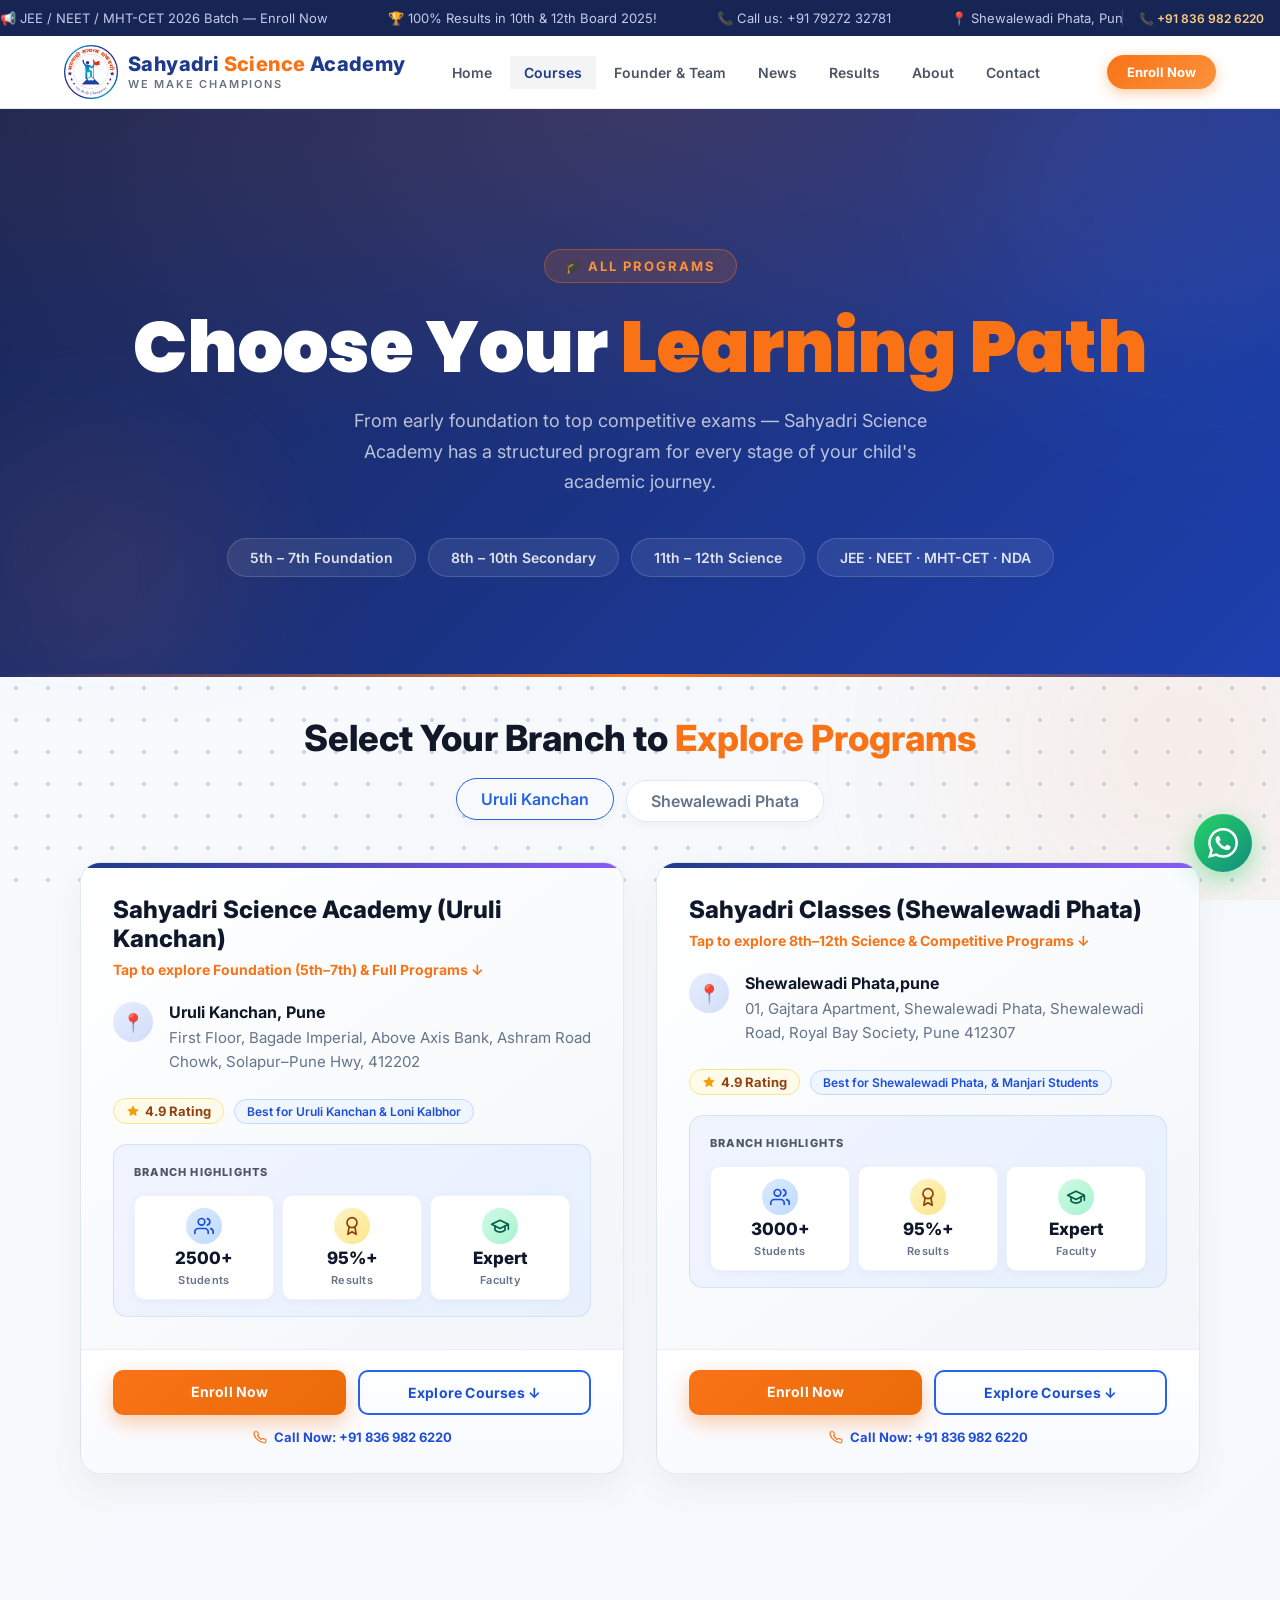
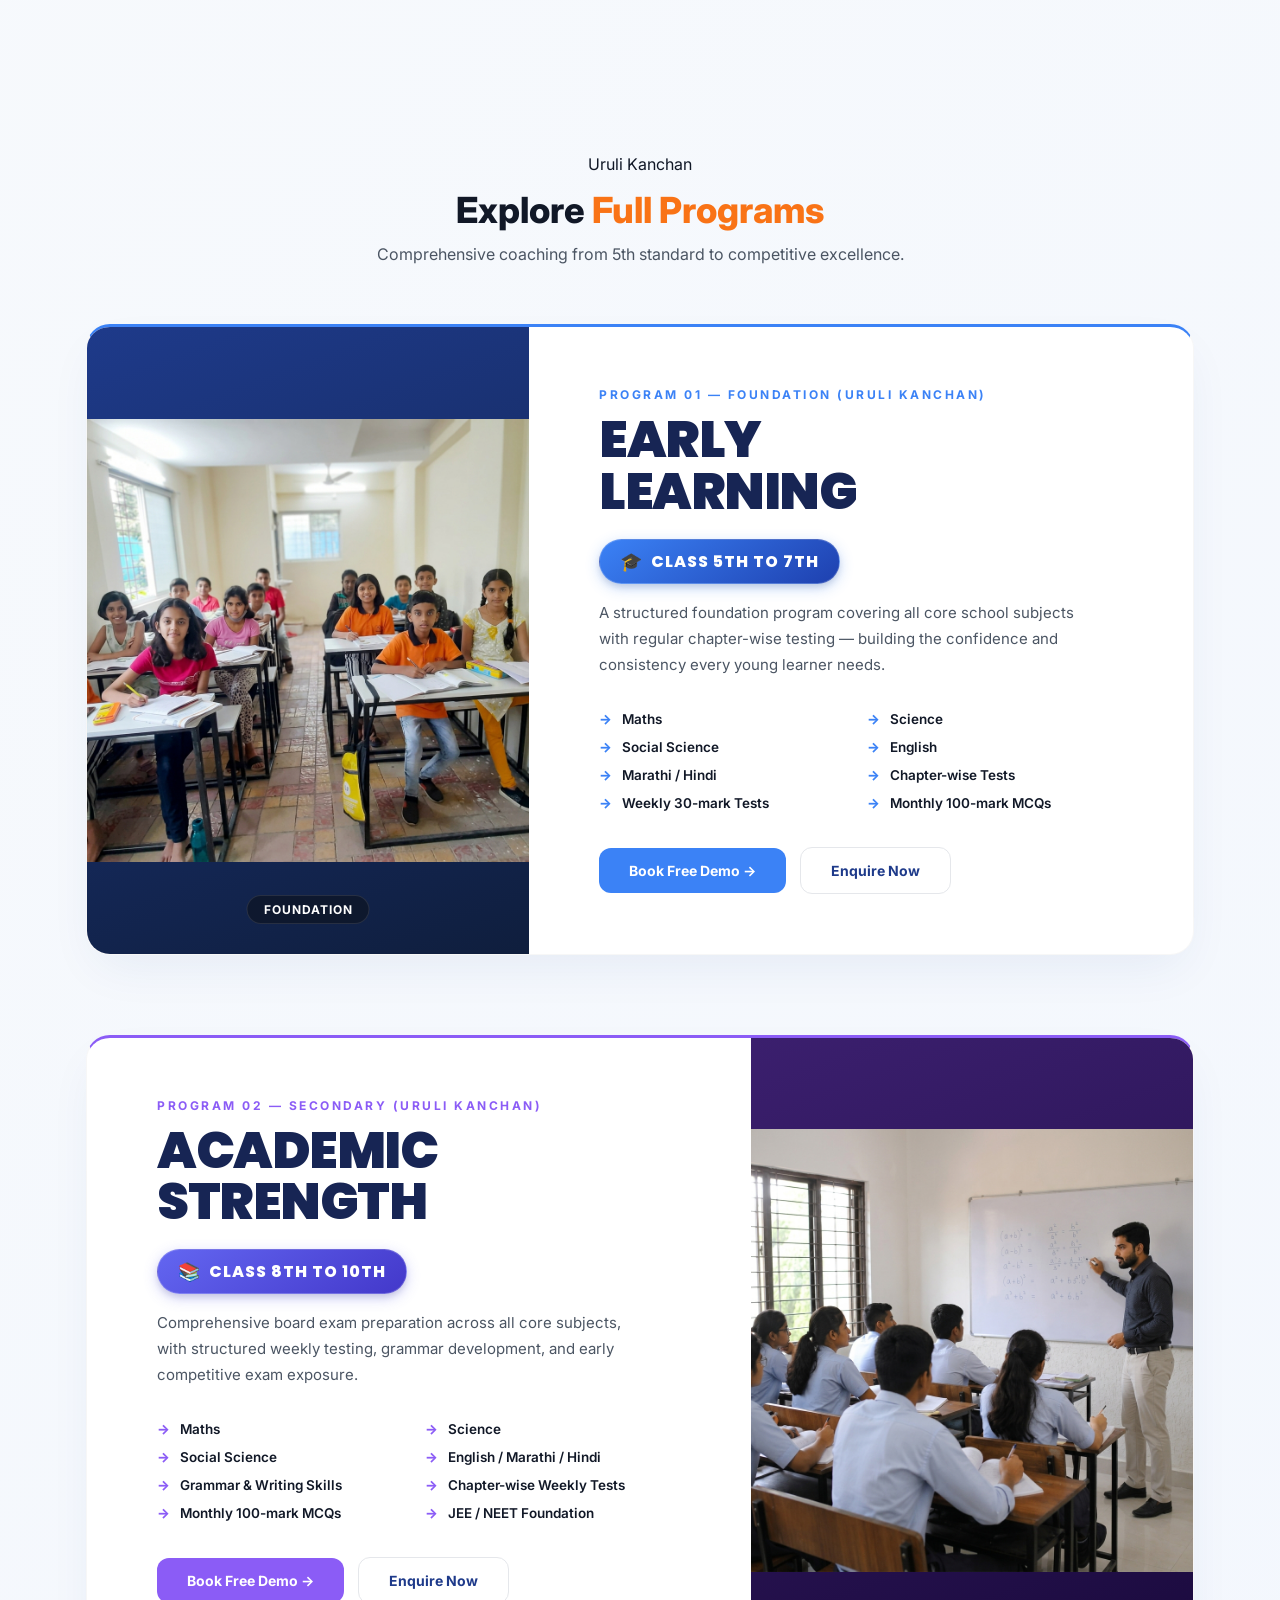
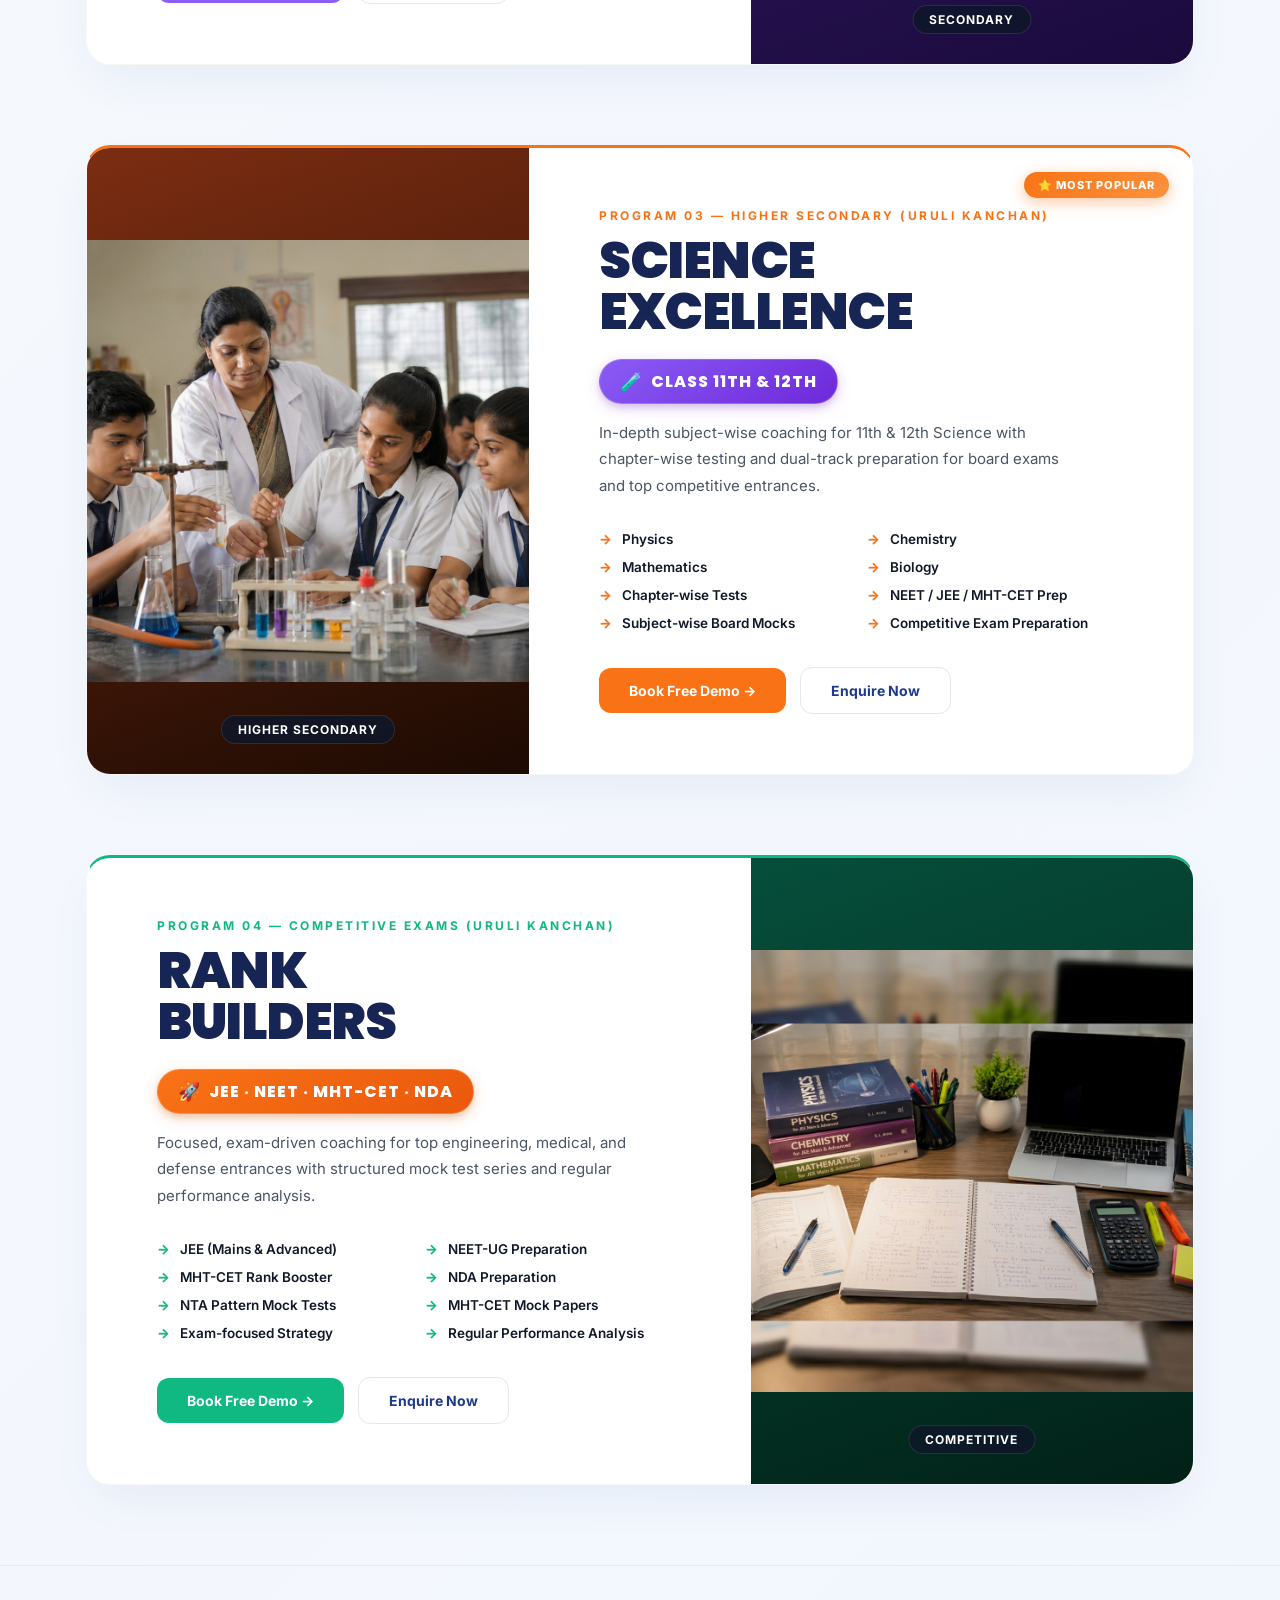
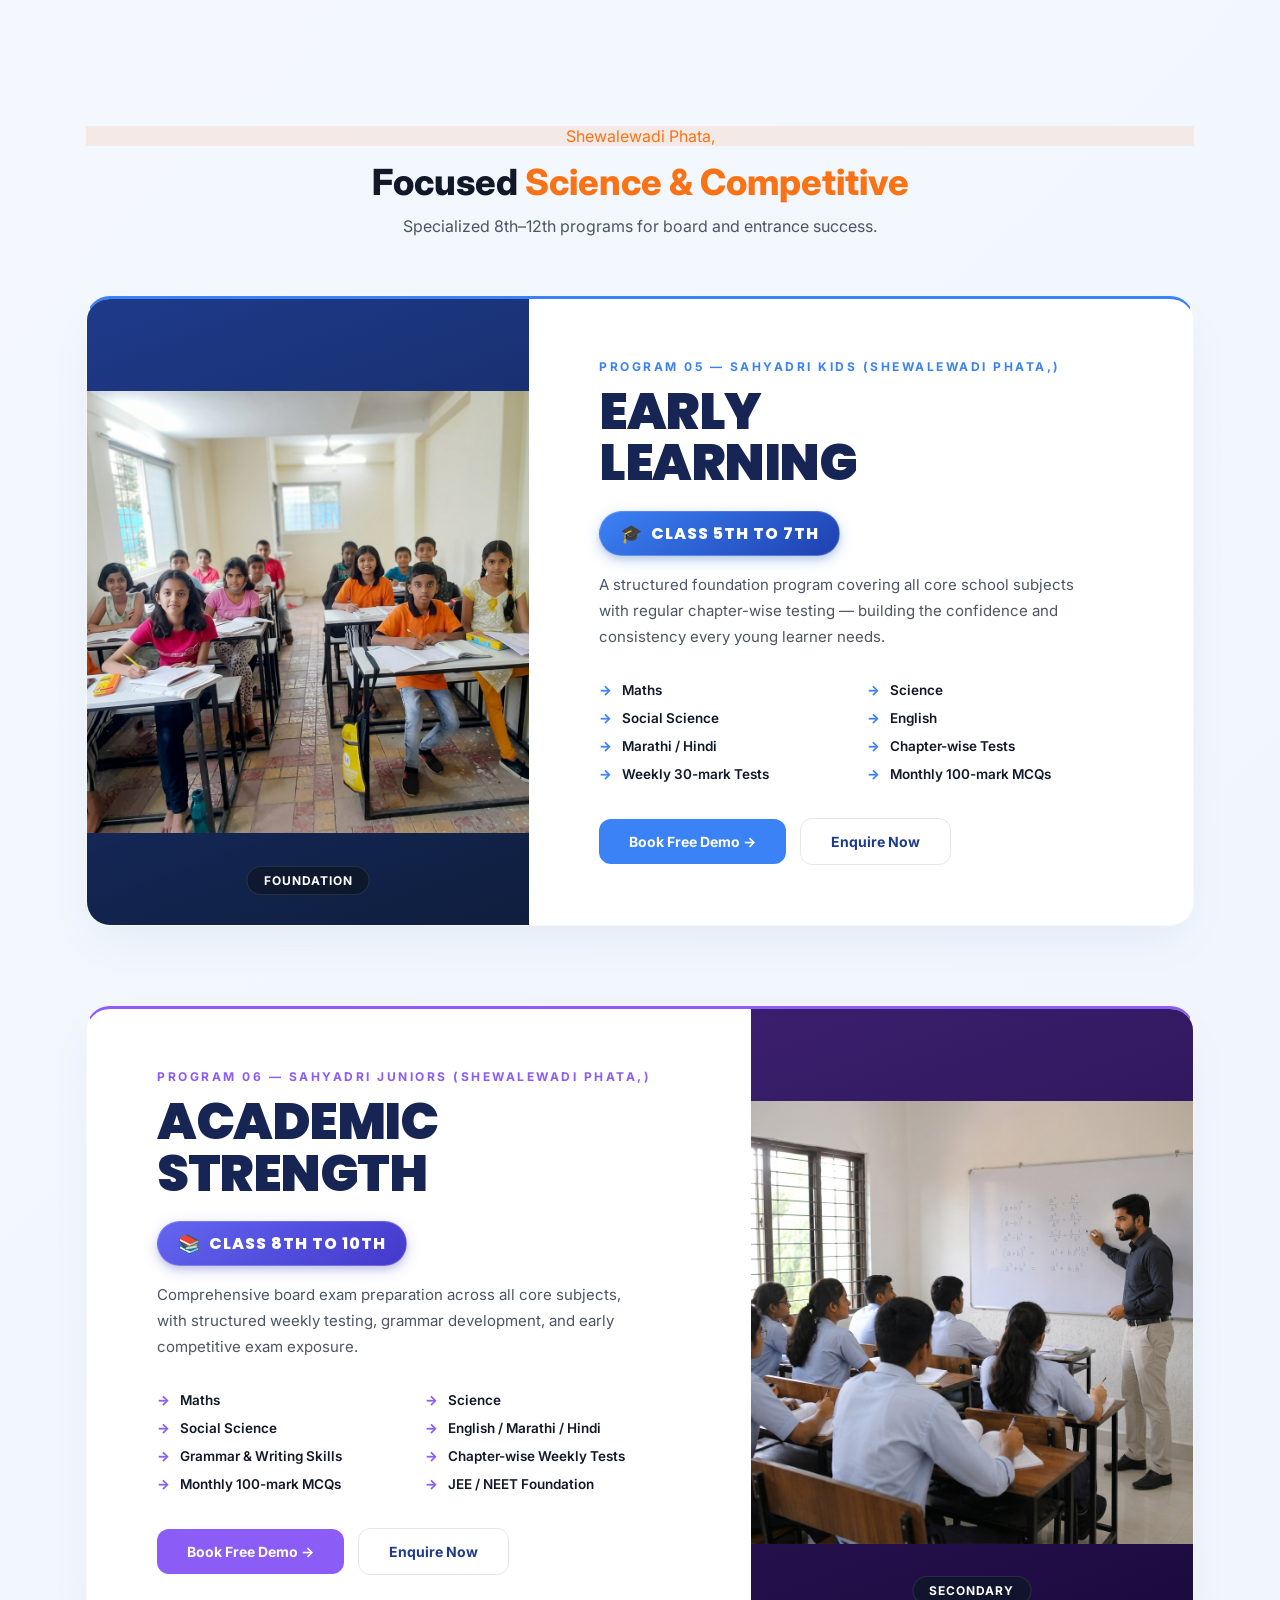
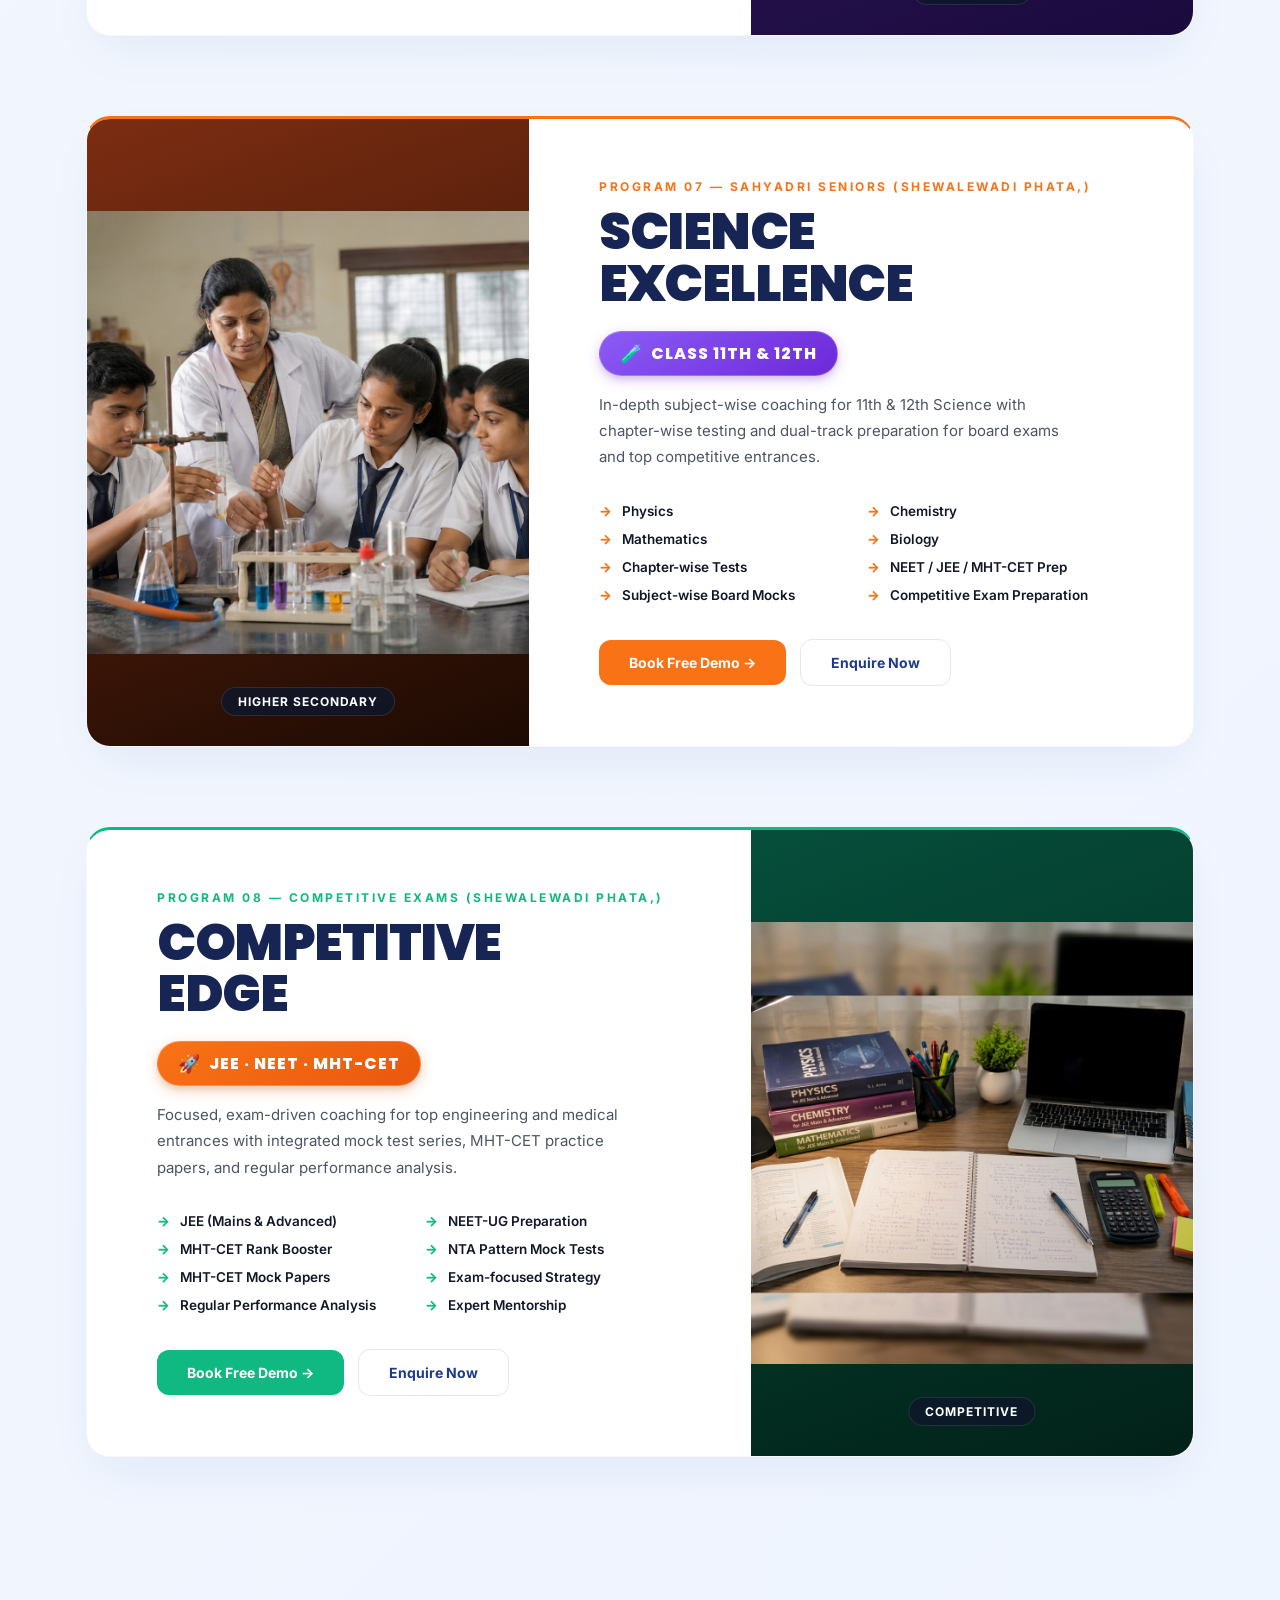
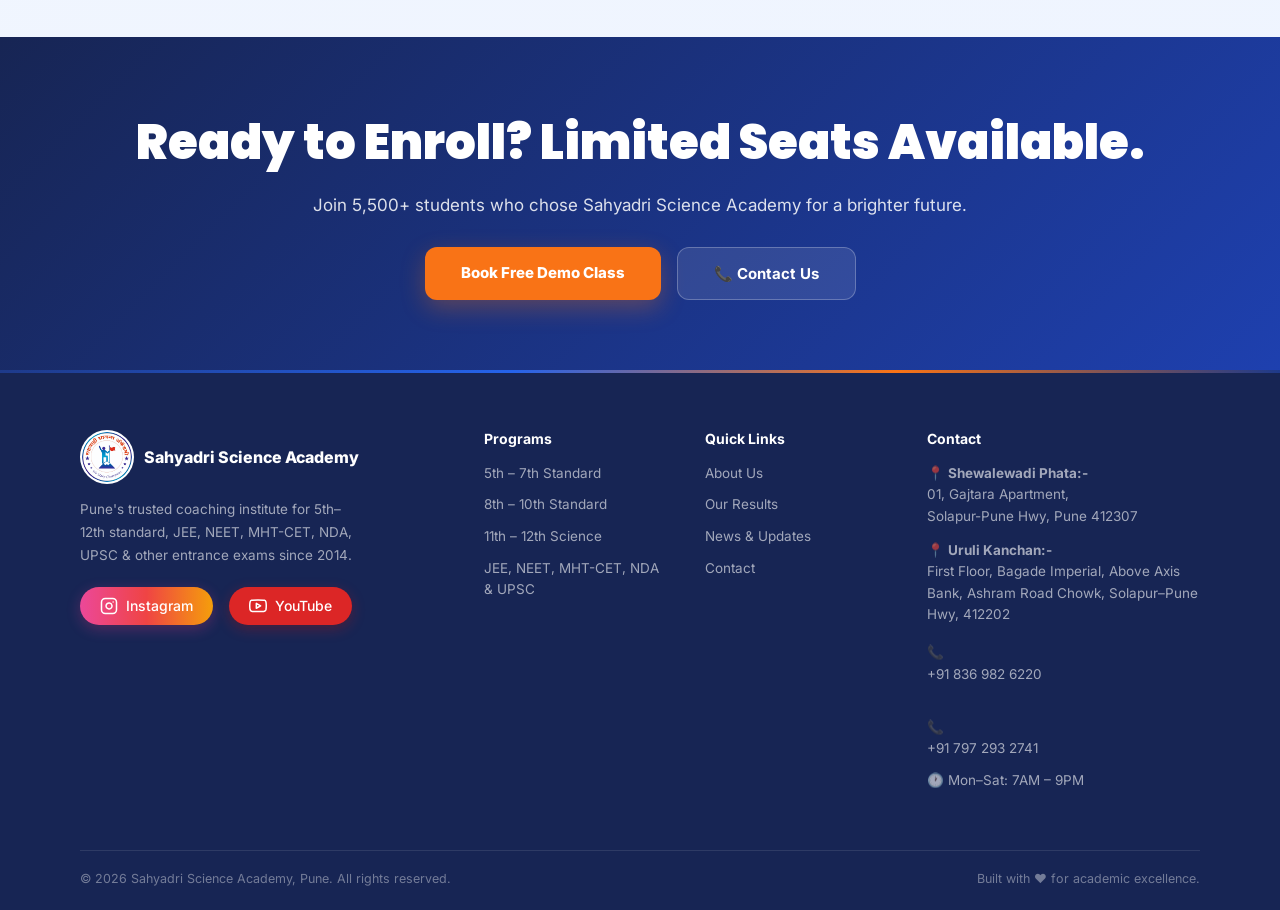
<file: course.html>
﻿<!DOCTYPE html>
<html lang="en">

<head>
  <meta charset="UTF-8" />
  <link rel="icon" href="/favicon.ico" type="image/x-icon">
  <meta name="viewport" content="width=device-width, initial-scale=1.0" />
  <title>Our Programs | Sahyadri Science Academy — 5th to 12th, JEE, NEET, MHT-CET</title>
  <meta name="description"
    content="Explore all programs at Sahyadri Science Academy — Foundation (5th–7th), Secondary (8th–10th), Higher Secondary (11th–12th Science), and Competitive Exams (JEE, NEET, MHT-CET, NDA, UPSC)." />
  <link rel="canonical" href="https://www.sahyadriscienceacademy.com/course.html" />
  <meta property="og:type" content="website" />
  <meta property="og:url" content="https://www.sahyadriscienceacademy.com/course.html" />
  <meta property="og:title" content="Our Programs | Sahyadri Science Academy — 5th to 12th, JEE, NEET, MHT-CET" />
  <meta property="og:description" content="Explore all programs at Sahyadri Science Academy — Foundation (5th–7th), Secondary (8th–10th), Higher Secondary (11th–12th Science), and Competitive Exams (JEE, NEET, MHT-CET, NDA, UPSC)." />
  <meta property="og:image" content="https://www.sahyadriscienceacademy.com/assets/sahyadri-logo.png" />
  <meta property="og:site_name" content="Sahyadri Science Academy" />
  <meta property="og:locale" content="en_IN" />
  <meta name="twitter:card" content="summary_large_image" />
  <meta name="twitter:title" content="Our Programs | Sahyadri Science Academy" />
  <meta name="twitter:description" content="Explore programs at Sahyadri Science Academy: Foundation, Secondary, Higher Secondary, and Competitive Exams (JEE, NEET, MHT-CET)." />
  <meta name="twitter:image" content="https://www.sahyadriscienceacademy.com/assets/sahyadri-logo.png" />
  <meta name="keywords" content="Pune coaching courses, JEE foundation, NEET preparation, 11th 12th science courses, Sahyadri Science Academy courses" />
  <link rel="preconnect" href="https://fonts.googleapis.com" />
  <link rel="preconnect" href="https://fonts.gstatic.com" crossorigin />
  <link
    href="https://fonts.googleapis.com/css2?family=Inter:wght@300;400;500;600;700;800;900&family=Poppins:wght@600;700;800;900&family=Caveat:wght@700&display=swap"
    rel="stylesheet" />
  <link rel="stylesheet" href="index.css?v=6" />
  <style>
    /* ══════════════ GLOBAL PAGE RESET & BASE ══════════════ */
    body {
      background: linear-gradient(135deg, #f8fafc 0%, #eef4ff 100%);
      font-family: 'Inter', sans-serif;
      position: relative;
      overflow-x: hidden;
      min-height: 100vh;
    }

    /* ── GLOBAL DOT PATTERN & DECORATION ── */
    .page-decoration {
      position: fixed;
      inset: 0;
      z-index: -1;
      pointer-events: none;
      overflow: hidden;
      background-image: radial-gradient(rgba(37, 99, 235, 0.25) 2px, transparent 2px);
      background-size: 32px 32px;
    }

    .p-blob {
      position: absolute;
      border-radius: 50%;
      filter: blur(120px);
      opacity: 0.3;
      z-index: -2;
    }

    .p-blob-1 {
      width: 800px;
      height: 800px;
      background: radial-gradient(circle, #3b82f6 0%, transparent 70%);
      top: -200px;
      left: -300px;
    }

    .p-blob-2 {
      width: 600px;
      height: 600px;
      background: radial-gradient(circle, #f97316 0%, transparent 70%);
      bottom: -150px;
      right: -200px;
      opacity: 0.15;
    }

    .container {
      position: relative;
      z-index: 2;
    }

    /* ── SECTION TRANSPARENCY ── */
    .bg-white,
    .bg-grey,
    .branches-section,
    .programs-section,
    .branch-group-1,
    .branch-group-2 {
      background: transparent !important;
    }

    /* Restore Hero Background to hide dots in top section */
    .course-hero {
      background: linear-gradient(135deg, #172554 0%, #1e40af 100%) !important;
      position: relative;
      z-index: 10;
    }

    /* Disable legacy faint dots from index.css */
    body::before {
      display: none !important;
    }
  </style>

</head>

<body>
  <!-- ══════════════ GLOBAL BACKGROUND DECORATION ══════════════ -->
  <div class="page-decoration">
    <div class="p-blob p-blob-1"></div>
    <div class="p-blob p-blob-2"></div>
  </div>

  <!-- ══════════════ TOP ANNOUNCEMENT STRIP ══════════════ -->
  <div class="top-strip">
    <div class="strip-ticker">
      <div class="ticker-track" id="tickerTrack">
        <span>🎉 New Batch Starting April 2026 — Limited Seats!</span>
        <span>📢 JEE, NEET, MHT-CET, NDA, UPSC &amp; other entrance exams — Enroll Now</span>
        <span>🏆 100% Results in 10th &amp; 12th Board 2025!</span>
        <span>📞 Call us: +91 836 982 6220</span>
        <span>📍 Shewalewadi Phata, Pune — 412307</span>
        <span>⭐ Rated 4.9/5 by 230+ Students &amp; Parents</span>
        <span>🎉 New Batch Starting April 2026 — Limited Seats!</span>
        <span>📢 JEE, NEET, MHT-CET, NDA, UPSC &amp; other entrance exams — Enroll Now</span>
        <span>🏆 100% Results in 10th &amp; 12th Board 2025!</span>
        <span>📞 Call us: +91 836 982 6220</span>
        <span>📍 Shewalewadi Phata, Pune — 412307</span>
        <span>⭐ Rated 4.9/5 by 230+ Students &amp; Parents</span>
      </div>
    </div>
    <div class="strip-right">
      <a href="tel:+918369826220">📞 +91 836 982 6220</a>
    </div>
  </div>

  <!-- ══════════════ NAVBAR ══════════════ -->
  <header class="navbar" id="navbar">
    <div class="nav-container">
      <a href="index.html" class="nav-logo">
        <img src="assets/sahyadri-logo.png" alt="Sahyadri Science Academy Logo" class="logo-img" />
        <div class="logo-text">
          <span class="logo-name">Sahyadri <span class="brand-accent">Science</span> Academy</span>
          <span class="logo-tagline">WE MAKE CHAMPIONS</span>
        </div>
      </a>

      <nav class="nav-links" id="navLinks">
        <a href="index.html" class="nav-link">Home</a>
        <a href="course.html" class="nav-link active">Courses</a>
        <a href="founder.html" class="nav-link">Founder &amp; Team</a>
        <a href="news.html" class="nav-link">News</a>
        <a href="results.html" class="nav-link">Results</a>
        <a href="about.html" class="nav-link">About</a>
        <a href="contact.html" class="nav-link">Contact</a>
      </nav>

      <div class="nav-actions">
        <a href="#" onclick="openLeadPopup(event)" class="btn-enroll-nav">Enroll Now</a>
        <button class="hamburger" id="hamburger" onclick="toggleMobileMenu()">
          <span></span><span></span><span></span>
        </button>
      </div>
    </div>
  </header>

  <main>

    <!-- HERO -->
    <section class="course-hero bg-hero">
      <div class="abstract-blob"
        style="width: 400px; height: 400px; background: var(--blue); top: -100px; right: -100px;"></div>
      <div class="abstract-blob"
        style="width: 300px; height: 300px; background: var(--orange); bottom: -50px; left: -50px; opacity: 0.1;"></div>
      <div class="container" style="position:relative;z-index:1;">
        <div class="course-hero-badge">🎓 All Programs</div>
        <h1>Choose Your <span>Learning Path</span></h1>
        <p>From early foundation to top competitive exams — Sahyadri Science Academy has a structured program for every
          stage of your child's academic journey.</p>
        <div class="course-hero-tabs">
          <a href="#foundation" class="hero-tab">5th – 7th Foundation</a>
          <a href="#secondary" class="hero-tab">8th – 10th Secondary</a>
          <a href="#hsc" class="hero-tab">11th – 12th Science</a>
          <a href="#competitive" class="hero-tab">JEE · NEET · MHT-CET · NDA</a>
        </div>
      </div>
      <div class="hero-scroll-line"></div>
    </section>

    <!-- ══════ VISIT OUR BRANCHES ══════ -->
    <section class="branches-section bg-white" id="branches">
      <div class="container">
        <div class="branches-header animate-fade-up">
          <h2 class="section-title">Select Your Branch to <span class="highlight">Explore Programs</span></h2>
          <div class="location-toggle">
            <a href="#branch-uruli" class="loc-btn active"
              onclick="document.querySelectorAll('.loc-btn').forEach(b=>b.classList.remove('active')); this.classList.add('active');">Uruli
              Kanchan</a>
            <a href="#branch-Shewalewadi" class="loc-btn"
              onclick="document.querySelectorAll('.loc-btn').forEach(b=>b.classList.remove('active')); this.classList.add('active');">Shewalewadi Phata</a>
          </div>
        </div>

        <div class="branches-grid">
          <!-- BRANCH 1 -->
          <div class="branch-card animate-fade-up" id="branch-uruli" style="cursor: pointer;"
            onclick="document.getElementById('foundation').scrollIntoView({behavior: 'smooth'})"
            onmouseover="this.style.transform='translateY(-8px) scale(1.02)'; this.style.borderColor='var(--orange)';"
            onmouseout="this.style.transform=''; this.style.borderColor='';">
            <div class="branch-body">
              <h3 class="branch-name">Sahyadri Science Academy (Uruli Kanchan)</h3>
              <p class="branch-courses" style="color: var(--orange); font-weight: 700;">Tap to explore Foundation
                (5th–7th) &amp; Full Programs ↓</p>

              <div class="branch-location">
                <div class="loc-icon">📍</div>
                <div class="loc-text">
                  <div class="loc-title">Uruli Kanchan, Pune</div>
                  <div class="loc-desc">First Floor, Bagade Imperial, Above Axis Bank, Ashram Road Chowk, Solapur–Pune
                    Hwy, 412202</div>
                </div>
              </div>

              <!-- Branch Info Row -->
              <div class="branch-info-row">
                <span class="branch-rating"><svg xmlns="http://www.w3.org/2000/svg" width="14" height="14"
                    viewBox="0 0 24 24" fill="#F59E0B">
                    <path
                      d="M12 2l3.09 6.26L22 9.27l-5 4.87 1.18 6.88L12 17.77l-6.18 3.25L7 14.14 2 9.27l6.91-1.01L12 2z" />
                  </svg> 4.9 Rating</span>
                <span class="branch-desc-tag">Best for Uruli Kanchan &amp; Loni Kalbhor</span>
              </div>

              <!-- Branch Highlights -->
              <div class="branch-highlights">
                <div class="highlights-title">Branch Highlights</div>
                <div class="highlights-grid">
                  <div class="highlight-item">
                    <div class="hi-icon hi-students">
                      <svg xmlns="http://www.w3.org/2000/svg" width="20" height="20" viewBox="0 0 24 24" fill="none"
                        stroke="currentColor" stroke-width="2" stroke-linecap="round" stroke-linejoin="round">
                        <path d="M17 21v-2a4 4 0 0 0-4-4H5a4 4 0 0 0-4 4v2" />
                        <circle cx="9" cy="7" r="4" />
                        <path d="M23 21v-2a4 4 0 0 0-3-3.87" />
                        <path d="M16 3.13a4 4 0 0 1 0 7.75" />
                      </svg>
                    </div>
                    <div class="hi-value">2500+</div>
                    <div class="hi-label">Students</div>
                  </div>
                  <div class="highlight-item">
                    <div class="hi-icon hi-results">
                      <svg xmlns="http://www.w3.org/2000/svg" width="20" height="20" viewBox="0 0 24 24" fill="none"
                        stroke="currentColor" stroke-width="2" stroke-linecap="round" stroke-linejoin="round">
                        <circle cx="12" cy="8" r="6" />
                        <path d="M15.477 12.89L17 22l-5-3-5 3 1.523-9.11" />
                      </svg>
                    </div>
                    <div class="hi-value">95%+</div>
                    <div class="hi-label">Results</div>
                  </div>
                  <div class="highlight-item">
                    <div class="hi-icon hi-faculty">
                      <svg xmlns="http://www.w3.org/2000/svg" width="20" height="20" viewBox="0 0 24 24" fill="none"
                        stroke="currentColor" stroke-width="2" stroke-linecap="round" stroke-linejoin="round">
                        <path d="M22 10v6M2 10l10-5 10 5-10 5z" />
                        <path d="M6 12v5c3 3 9 3 12 0v-5" />
                      </svg>
                    </div>
                    <div class="hi-value">Expert</div>
                    <div class="hi-label">Faculty</div>
                  </div>
                </div>
              </div>
            </div>

            <!-- CTA Section -->
            <div class="branch-cta" onclick="event.stopPropagation()">
              <div class="branch-cta-btns">
                <a href="#" onclick="openLeadPopup(event)" class="btn-enroll-fill">Enroll Now</a>
                <a href="#uruli-programs" class="btn-demo-outline">Explore Courses ↓</a>
              </div>
              <div class="branch-contact-line">
                <svg xmlns="http://www.w3.org/2000/svg" width="14" height="14" viewBox="0 0 24 24" fill="none"
                  stroke="currentColor" stroke-width="2" stroke-linecap="round" stroke-linejoin="round">
                  <path
                    d="M22 16.92v3a2 2 0 0 1-2.18 2 19.79 19.79 0 0 1-8.63-3.07A19.5 19.5 0 0 1 4.69 13.5a19.79 19.79 0 0 1-3.07-8.67A2 2 0 0 1 3.61 3h3a2 2 0 0 1 2 1.72c.127.96.361 1.903.7 2.81a2 2 0 0 1-.45 2.11L7.91 10.09a16 16 0 0 0 6 6l.86-.86a2 2 0 0 1 2.11-.45 12.84 12.84 0 0 0 2.81.7A2 2 0 0 1 22 17.52z" />
                </svg>
                <a href="tel:+918369826220">Call Now: +91 836 982 6220</a>
              </div>
            </div>
          </div>

          <!-- BRANCH 2 -->
          <div class="branch-card animate-fade-up" style="animation-delay: 0.1s; cursor: pointer;"
            id="branch-Shewalewadi"
            onclick="document.getElementById('foundation-repeated').scrollIntoView({behavior: 'smooth'})"
            onmouseover="this.style.transform='translateY(-8px) scale(1.02)'; this.style.borderColor='var(--orange)';"
            onmouseout="this.style.transform=''; this.style.borderColor='';">
            <div class="branch-body">
              <h3 class="branch-name">Sahyadri Classes (Shewalewadi Phata)</h3>
              <p class="branch-courses" style="color: var(--orange); font-weight: 700;">Tap to explore 8th–12th Science
                &amp; Competitive Programs ↓</p>

              <div class="branch-location">
                <div class="loc-icon">📍</div>
                <div class="loc-text">
                  <div class="loc-title">Shewalewadi Phata,pune</div>
                  <div class="loc-desc">01, Gajtara Apartment, Shewalewadi Phata, Shewalewadi Road, Royal Bay Society,
                    Pune 412307</div>
                </div>
              </div>

              <!-- Branch Info Row -->
              <div class="branch-info-row">
                <span class="branch-rating"><svg xmlns="http://www.w3.org/2000/svg" width="14" height="14"
                    viewBox="0 0 24 24" fill="#F59E0B">
                    <path
                      d="M12 2l3.09 6.26L22 9.27l-5 4.87 1.18 6.88L12 17.77l-6.18 3.25L7 14.14 2 9.27l6.91-1.01L12 2z" />
                  </svg> 4.9 Rating</span>
                <span class="branch-desc-tag">Best for Shewalewadi Phata, &amp; Manjari Students</span>
              </div>

              <!-- Branch Highlights -->
              <div class="branch-highlights">
                <div class="highlights-title">Branch Highlights</div>
                <div class="highlights-grid">
                  <div class="highlight-item">
                    <div class="hi-icon hi-students">
                      <svg xmlns="http://www.w3.org/2000/svg" width="20" height="20" viewBox="0 0 24 24" fill="none"
                        stroke="currentColor" stroke-width="2" stroke-linecap="round" stroke-linejoin="round">
                        <path d="M17 21v-2a4 4 0 0 0-4-4H5a4 4 0 0 0-4 4v2" />
                        <circle cx="9" cy="7" r="4" />
                        <path d="M23 21v-2a4 4 0 0 0-3-3.87" />
                        <path d="M16 3.13a4 4 0 0 1 0 7.75" />
                      </svg>
                    </div>
                    <div class="hi-value">3000+</div>
                    <div class="hi-label">Students</div>
                  </div>
                  <div class="highlight-item">
                    <div class="hi-icon hi-results">
                      <svg xmlns="http://www.w3.org/2000/svg" width="20" height="20" viewBox="0 0 24 24" fill="none"
                        stroke="currentColor" stroke-width="2" stroke-linecap="round" stroke-linejoin="round">
                        <circle cx="12" cy="8" r="6" />
                        <path d="M15.477 12.89L17 22l-5-3-5 3 1.523-9.11" />
                      </svg>
                    </div>
                    <div class="hi-value">95%+</div>
                    <div class="hi-label">Results</div>
                  </div>
                  <div class="highlight-item">
                    <div class="hi-icon hi-faculty">
                      <svg xmlns="http://www.w3.org/2000/svg" width="20" height="20" viewBox="0 0 24 24" fill="none"
                        stroke="currentColor" stroke-width="2" stroke-linecap="round" stroke-linejoin="round">
                        <path d="M22 10v6M2 10l10-5 10 5-10 5z" />
                        <path d="M6 12v5c3 3 9 3 12 0v-5" />
                      </svg>
                    </div>
                    <div class="hi-value">Expert</div>
                    <div class="hi-label">Faculty</div>
                  </div>
                </div>
              </div>
            </div>

            <!-- CTA Section -->
            <div class="branch-cta" onclick="event.stopPropagation()">
              <div class="branch-cta-btns">
                <a href="#" onclick="openLeadPopup(event)" class="btn-enroll-fill">Enroll Now</a>
                <a href="#Shewalewadi-programs" class="btn-demo-outline">Explore Courses ↓</a>
              </div>
              <div class="branch-contact-line">
                <svg xmlns="http://www.w3.org/2000/svg" width="14" height="14" viewBox="0 0 24 24" fill="none"
                  stroke="currentColor" stroke-width="2" stroke-linecap="round" stroke-linejoin="round">
                  <path
                    d="M22 16.92v3a2 2 0 0 1-2.18 2 19.79 19.79 0 0 1-8.63-3.07A19.5 19.5 0 0 1 4.69 13.5a19.79 19.79 0 0 1-3.07-8.67A2 2 0 0 1 3.61 3h3a2 2 0 0 1 2 1.72c.127.96.361 1.903.7 2.81a2 2 0 0 1-.45 2.11L7.91 10.09a16 16 0 0 0 6 6l.86-.86a2 2 0 0 1 2.11-.45 12.84 12.84 0 0 0 2.81.7A2 2 0 0 1 22 17.52z" />
                </svg>
                <a href="tel:+918369826220">Call Now: +91 836 982 6220</a>
              </div>
            </div>
          </div>
        </div>
      </div>
    </section>

    <!-- PROGRAMS SECTION -->
    <section class="programs-section bg-grey" id="programs" style="padding: 100px 0;">
      <!-- URULI BRANCH PROGRAMS -->
      <div class="branch-group-1" id="uruli-programs" style="margin-bottom: 80px;">
        <div class="container">
          <div style="text-align: center; margin-bottom: 60px;">
            <div class="fh-badge" style="margin-bottom: 15px;">Uruli Kanchan</div>
            <h2 class="section-title">Explore <span class="highlight">Full Programs</span></h2>
            <p class="section-sub">Comprehensive coaching from 5th standard to competitive excellence.</p>
          </div>
          <!-- Cards will be rendered here by render-courses.js -->
        </div>
      </div>

      <!-- Shewalewadi BRANCH PROGRAMS -->
      <div class="branch-group-2" id="Shewalewadi-programs">
        <div class="container">
          <div style="text-align: center; margin-bottom: 60px;">
            <div class="fh-badge"
              style="margin-bottom: 15px; background: rgba(249, 115, 22, 0.1); color: var(--orange);">Shewalewadi Phata,</div>
            <h2 class="section-title">Focused <span style="color: var(--orange);">Science & Competitive</span></h2>
            <p class="section-sub">Specialized 8th–12th programs for board and entrance success.</p>
          </div>
          <!-- Cards will be rendered here by render-courses.js -->
        </div>
      </div>
    </section>

    <!-- CTA STRIP -->
    <section class="course-cta">
      <div class="container">
        <h2>Ready to Enroll? Limited Seats Available.</h2>
        <p>Join 5,500+ students who chose Sahyadri Science Academy for a brighter future.</p>
        <div class="course-cta-btns">
          <a href="#" onclick="openLeadPopup(event)" class="cta-btn-white">Book Free Demo Class</a>
          <a href="contact.html" class="cta-btn-outline-w">📞 Contact Us</a>
        </div>
      </div>
    </section>

  </main>

  <!-- ══════════════ FOOTER ══════════════ -->
  <footer class="footer">
    <div class="container">
      <div class="footer-grid">
        <div class="footer-brand">
          <div class="footer-logo">
            <img src="assets/sahyadri-logo.png" alt="Sahyadri Science Academy Logo" class="logo-img" />
            <span>Sahyadri Science Academy</span>
          </div>
          <p>Pune's trusted coaching institute for 5th–12th standard, JEE, NEET, MHT-CET, NDA, UPSC &amp; other entrance
            exams since 2014.</p>
          <div class="social-links">
            <a href="https://www.instagram.com/sahyadri_science_academy_pune?utm_source=qr&igsh=MWV1azR0dThqZ2Rndw==" target="_blank" rel="noopener noreferrer" class="social-btn instagram">
              <svg xmlns="http://www.w3.org/2000/svg" width="18" height="18" viewBox="0 0 24 24" fill="none" stroke="currentColor" stroke-width="2" stroke-linecap="round" stroke-linejoin="round" class="social-icon"><rect width="20" height="20" x="2" y="2" rx="5" ry="5"/><path d="M16 11.37A4 4 0 1 1 12.63 8 4 4 0 0 1 16 11.37z"/><line x1="17.5" x2="17.51" y1="6.5" y2="6.5"/></svg>
              Instagram
            </a>
            <a href="https://youtube.com/@sahyadriclasses?si=gIN96G35bPlXyXGb" target="_blank" rel="noopener noreferrer" class="social-btn youtube">
              <svg xmlns="http://www.w3.org/2000/svg" width="18" height="18" viewBox="0 0 24 24" fill="none" stroke="currentColor" stroke-width="2" stroke-linecap="round" stroke-linejoin="round" class="social-icon"><path d="M22.54 6.42a2.78 2.78 0 0 0-1.94-2C18.88 4 12 4 12 4s-6.88 0-8.6.46a2.78 2.78 0 0 0-1.94 2A29 29 0 0 0 1 11.75a29 29 0 0 0 .46 5.33A2.78 2.78 0 0 0 3.4 19c1.72.46 8.6.46 8.6.46s6.88 0 8.6-.46a2.78 2.78 0 0 0 1.94-2 29 29 0 0 0 .46-5.25 29 29 0 0 0-.46-5.33z"/><polygon points="9.75 15.02 15.5 11.75 9.75 8.48 9.75 15.02"/></svg>
              YouTube
            </a>
          </div>
        </div>
        <div class="footer-col">
          <h4>Programs</h4>
          <a href="index.html#primary">5th – 7th Standard</a>
          <a href="index.html#secondary">8th – 10th Standard</a>
          <a href="index.html#hsc">11th – 12th Science</a>
          <a href="index.html#competitive">JEE, NEET, MHT-CET, NDA &amp; UPSC</a>
        </div>
        <div class="footer-col">
          <h4>Quick Links</h4>
          <a href="about.html">About Us</a>
          <a href="results.html">Our Results</a>
          <a href="news.html">News &amp; Updates</a>
          <a href="contact.html">Contact</a>
        </div>
        <div class="footer-col">
          <h4>Contact</h4>
          <p style="margin-bottom: 12px; font-size: 13.5px; line-height: 1.6;">📍 <strong>Shewalewadi Phata:-</strong><br />01, Gajtara Apartment,<br />Solapur-Pune Hwy, Pune 412307</p>
          <p style="margin-bottom: 16px; font-size: 13.5px; line-height: 1.6;">📍 <strong>Uruli Kanchan:-</strong><br />First Floor, Bagade Imperial, Above Axis Bank, Ashram Road Chowk, Solapur–Pune Hwy, 412202</p>
          <p>📞 <a href="tel:+918369826220">+91 836 982 6220</a><br/>📞 <a href="tel:+917972932741">+91 797 293 2741</a></p>
          <p style="margin-top: 10px;">🕐 Mon–Sat: 7AM – 9PM</p>
        </div>
      </div>
      <div class="footer-bottom">
        <p>© 2026 Sahyadri Science Academy, Pune. All rights reserved.</p>
        <p>Built with ❤️ for academic excellence.</p>
      </div>
    </div>
  </footer>

  <script src="js/render-courses.js?v=2"></script>
  <script src="js/main.js"></script>
</body>

</html>
</file>
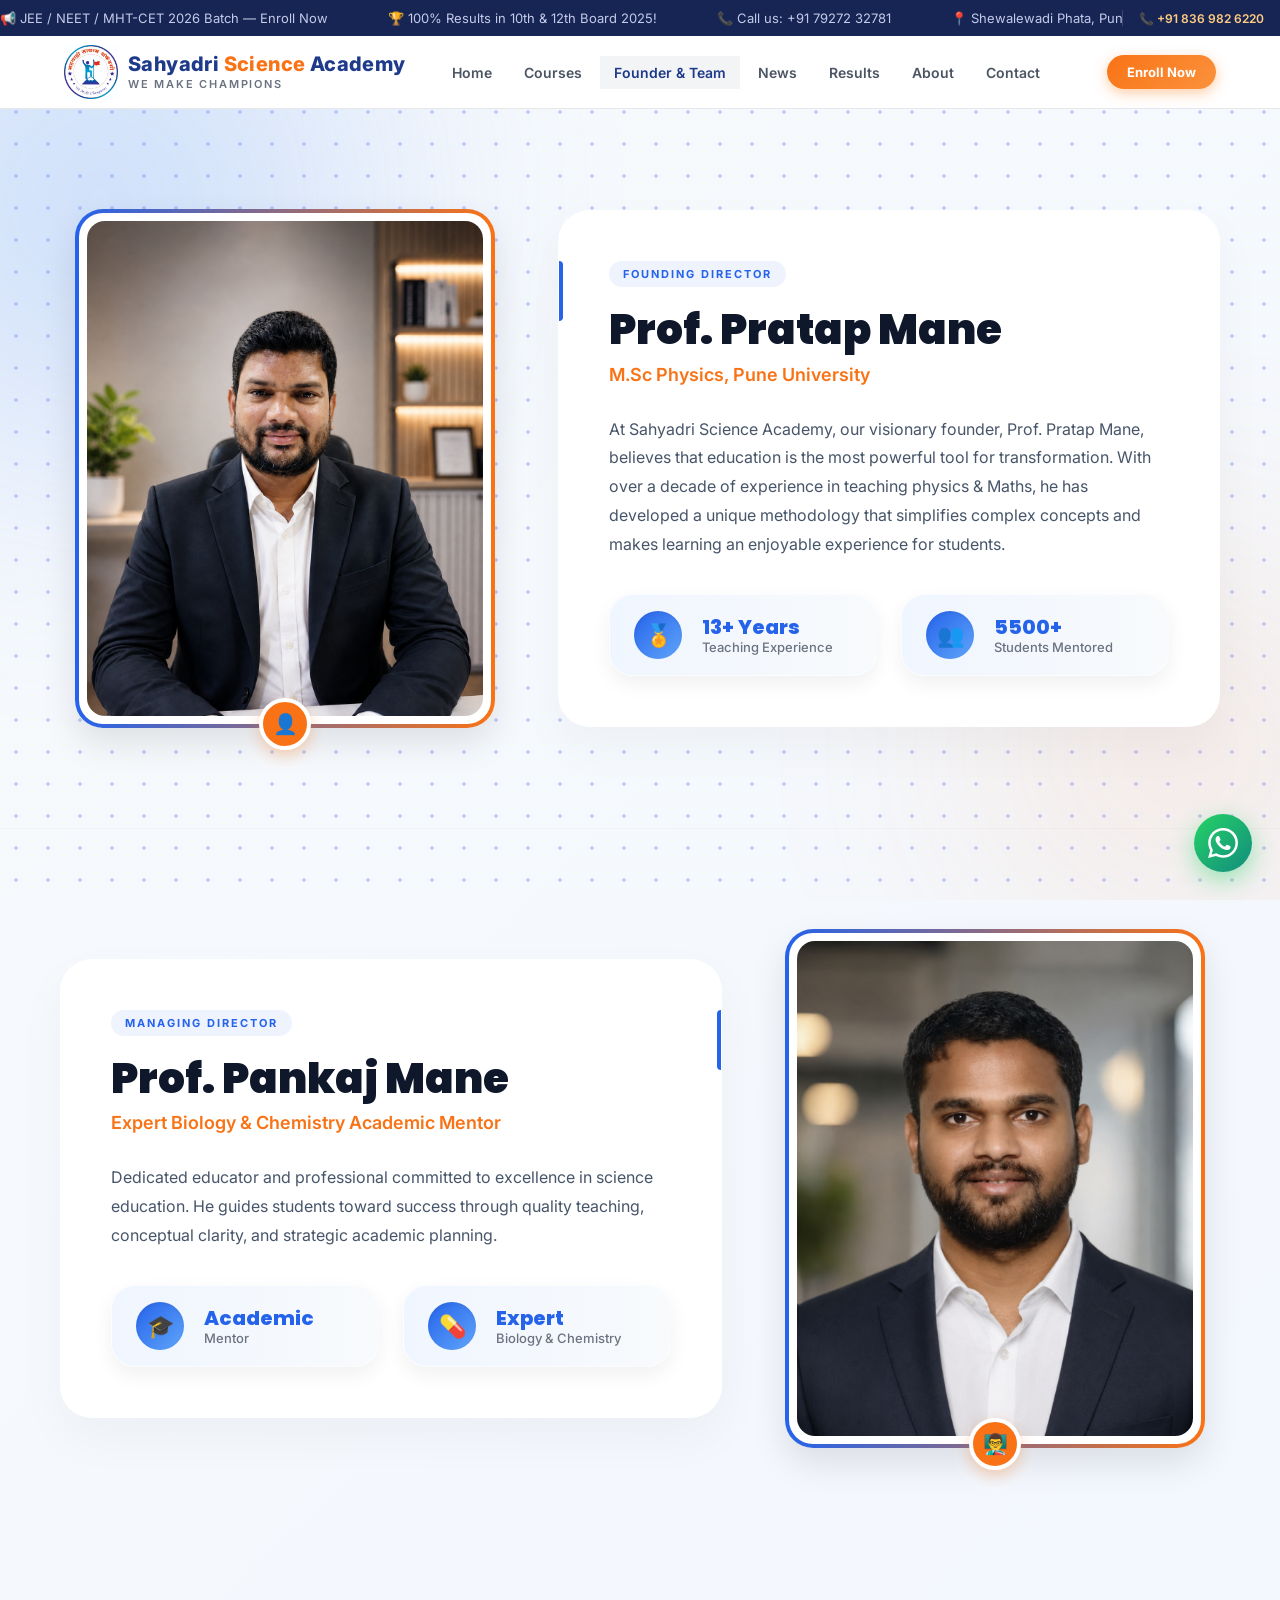
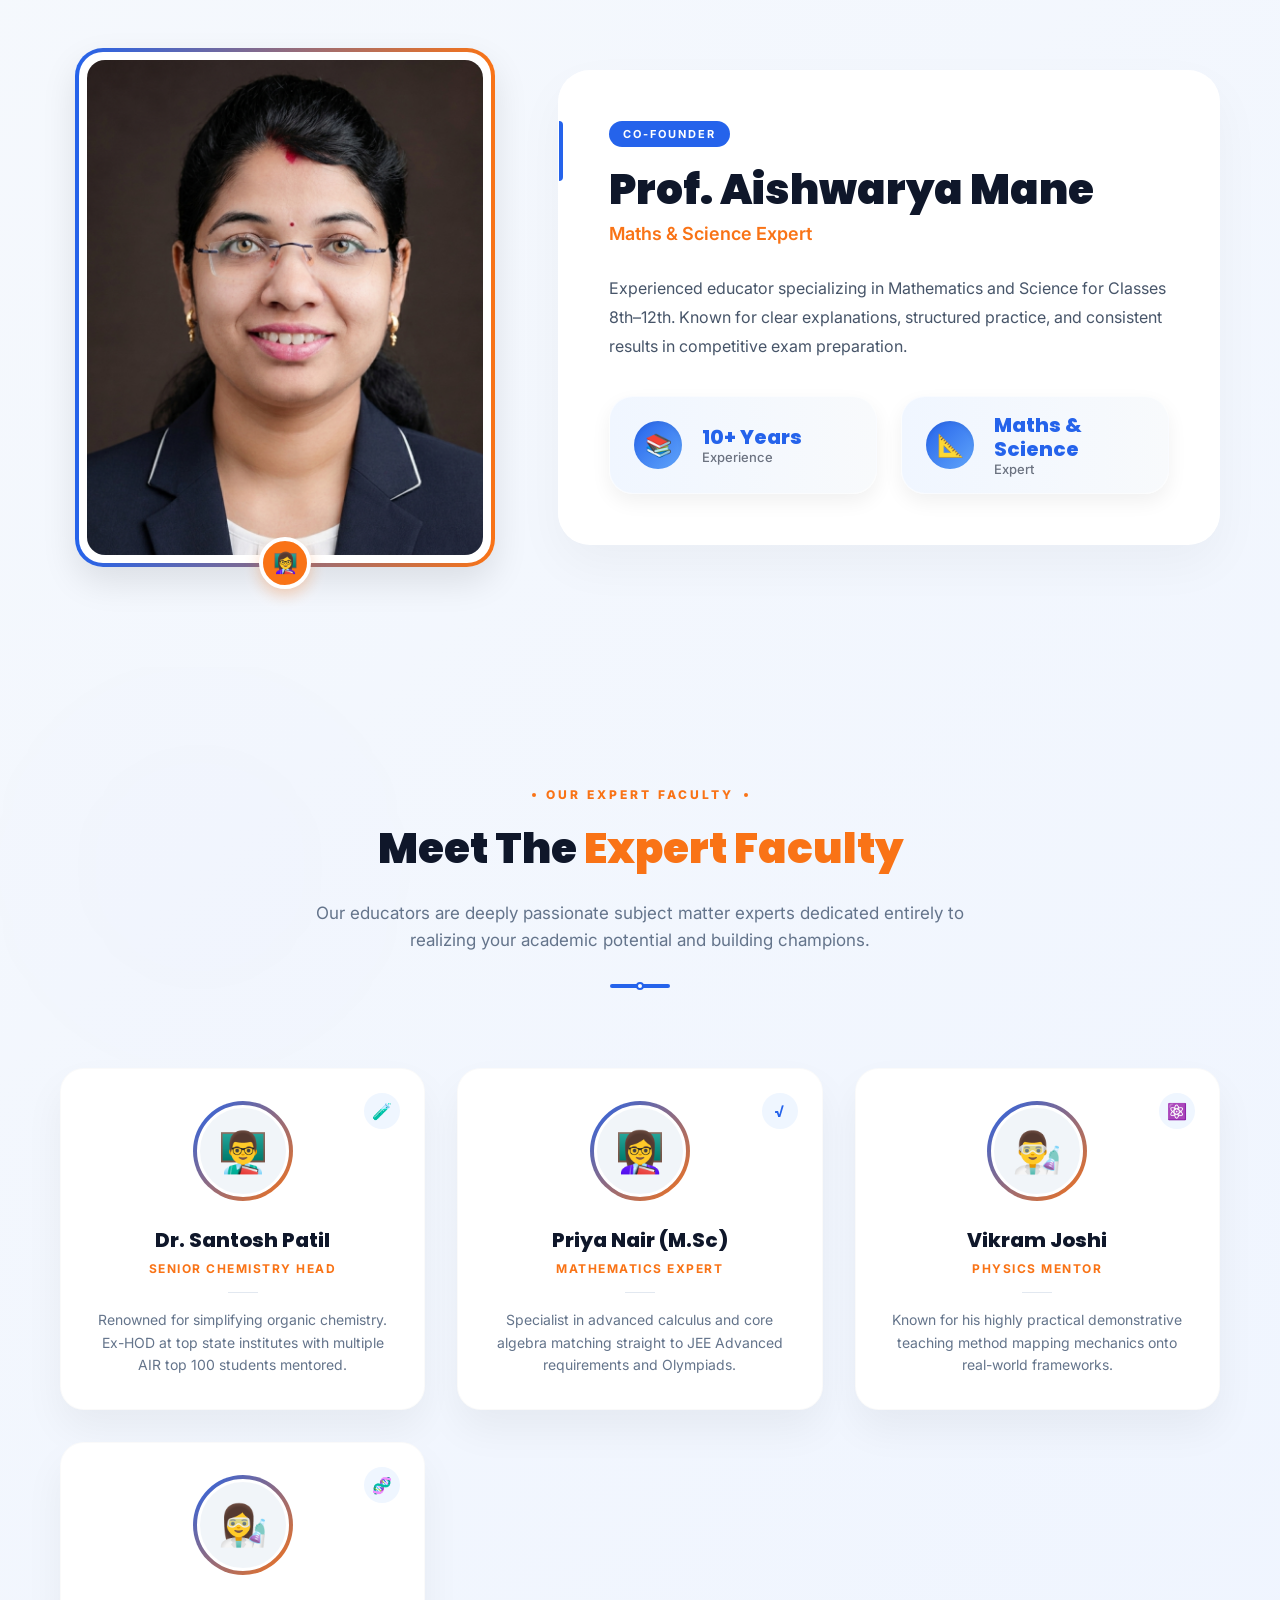
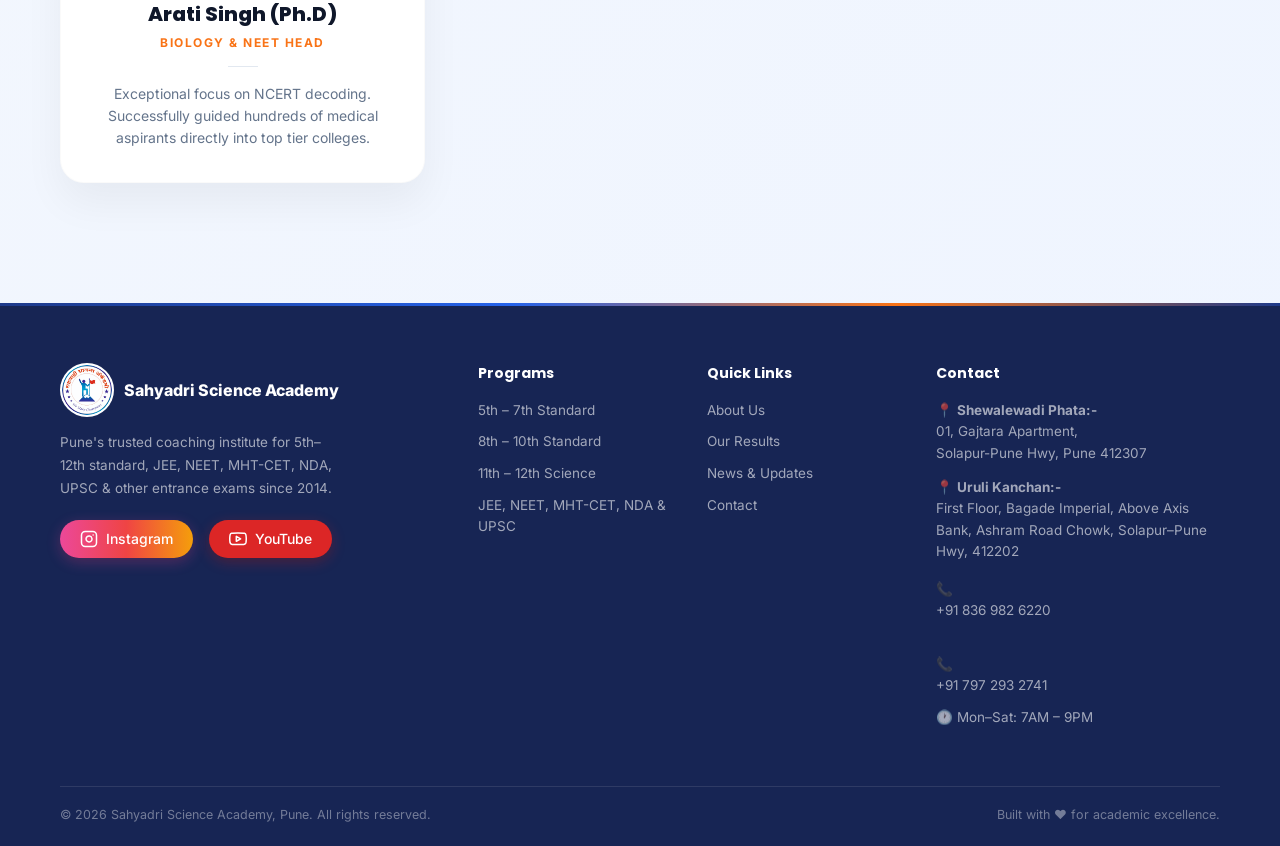
<file: founder.html>
﻿<!DOCTYPE html>
<html lang="en">

<head>
  <meta charset="UTF-8" />
  <link rel="icon" href="/favicon.ico" type="image/x-icon">
  <meta name="viewport" content="width=device-width, initial-scale=1.0" />
  <title>Founder & Team — Sahyadri Science Academy</title>
  <meta name="description" content="Meet Prof. Pratap Mane & Prof. Pankaj Mane — the visionary founders of Sahyadri Science Academy, Pune's leading JEE, NEET & MHT-CET coaching institute since 2014." />
  <link rel="canonical" href="https://www.sahyadriscienceacademy.com/founder.html" />
  <meta property="og:type" content="website" />
  <meta property="og:url" content="https://www.sahyadriscienceacademy.com/founder.html" />
  <meta property="og:title" content="Founder & Team — Sahyadri Science Academy | Pune's Expert Faculty" />
  <meta property="og:description" content="Meet the founders and expert faculty of Sahyadri Science Academy — Pune's most trusted coaching institute for JEE, NEET & MHT-CET." />
  <meta property="og:image" content="https://www.sahyadriscienceacademy.com/assets/sahyadri-logo.png" />
  <meta name="twitter:card" content="summary_large_image" />
  <meta name="twitter:title" content="Founder & Team — Sahyadri Science Academy" />
  <meta name="twitter:description" content="Expert faculty led by Prof. Pratap Mane. Pune's top coaching institute for JEE, NEET, MHT-CET." />
  <meta name="keywords" content="Sahyadri Science Academy founder, Prof Pratap Mane, coaching faculty Pune, best teachers JEE NEET Pune, Sahyadri Classes team" />
  <meta name="robots" content="index, follow" />
  <meta name="author" content="Sahyadri Science Academy" />
  <link rel="preconnect" href="https://fonts.googleapis.com" />
  <link rel="preconnect" href="https://fonts.gstatic.com" crossorigin />
  <link href="https://fonts.googleapis.com/css2?family=Inter:wght@300;400;500;600;700;800;900&family=Poppins:wght@600;700;800;900&display=swap"
    rel="stylesheet" />
  <link rel="stylesheet" href="index.css" />
  <style>
    /* ══════════════ GLOBAL PAGE RESET & BASE ══════════════ */
    body {
      background: linear-gradient(135deg, #f8fafc 0%, #eef4ff 100%);
      font-family: 'Inter', sans-serif;
      position: relative;
      overflow-x: hidden;
      min-height: 100vh;
    }

    /* ── GLOBAL DOT PATTERN & DECORATION ── */
    .page-decoration {
      position: fixed;
      inset: 0;
      z-index: -1;
      pointer-events: none;
      overflow: hidden;
      background-image: radial-gradient(rgba(37, 99, 235, 0.25) 2px, transparent 2px);
      background-size: 32px 32px;
    }

    .p-blob {
      position: absolute;
      border-radius: 50%;
      filter: blur(120px);
      opacity: 0.3;
      z-index: -2;
    }

    .p-blob-1 {
      width: 800px;
      height: 800px;
      background: radial-gradient(circle, #3b82f6 0%, transparent 70%);
      top: -200px;
      left: -300px;
    }

    .p-blob-2 {
      width: 600px;
      height: 600px;
      background: radial-gradient(circle, #f97316 0%, transparent 70%);
      bottom: -150px;
      right: -200px;
      opacity: 0.15;
    }

    h1, h2, h3, h4 {
      font-family: 'Poppins', sans-serif;
    }

    .container {
      max-width: 1200px;
      margin: 0 auto;
      padding: 0 20px;
      position: relative;
      z-index: 2;
    }

    /* ══════════════ FOUNDER SECTIONS ══════════════ */
    .founder-section {
      padding: 100px 0;
      position: relative;
      background: transparent;
    }

    .section-light {
      background: transparent;
    }

    .section-premium {
      background: transparent;
      border-top: 1px solid rgba(0, 0, 0, 0.02);
    }

    .fh-grid {
      display: grid;
      grid-template-columns: 450px 1fr;
      gap: 48px; /* Tailwind gap-12 */
      align-items: center;
    }

    /* ── REVERSE LAYOUT FOR ALTERNATING SECTIONS ── */
    .fh-grid-reverse {
      grid-template-columns: 1fr 450px;
    }

    .fh-content-card-reverse {
      order: 1;
    }

    .fh-img-wrapper-reverse {
      order: 2;
    }

    .fh-content-card-reverse::before {
      left: auto !important;
      right: 0 !important;
      border-radius: 4px 0 0 4px !important;
    }

    /* ── PREMIUM FOUNDER IMAGE FRAME ── */
    .fh-img-wrapper {
      position: relative;
      padding: 4px; /* Gradient border thickness */
      background: linear-gradient(to right, #2563eb, #f97316);
      border-radius: 28px;
      box-shadow: 0 15px 35px rgba(0, 0, 0, 0.1);
      transition: all 0.4s cubic-bezier(0.4, 0, 0.2, 1);
      max-width: 420px;
      margin: 0 auto;
      z-index: 5;
    }

    .fh-img-inner {
      background: #fff;
      padding: 8px;
      border-radius: 24px;
      height: 100%;
      display: flex;
      overflow: hidden;
    }

    .fh-img {
      width: 100%;
      height: auto;
      aspect-ratio: 4 / 5;
      object-fit: cover;
      border-radius: 18px;
      transition: transform 0.4s ease;
      display: block;
    }

    .fh-img-wrapper:hover {
      transform: scale(1.03);
      box-shadow: 0 25px 50px rgba(0, 0, 0, 0.15);
    }

    .fh-img-wrapper:hover .fh-img {
      transform: scale(1.02);
    }

    .fh-badge-floating {
      position: absolute;
      bottom: -22px;
      left: 50%;
      transform: translateX(-50%);
      width: 52px;
      height: 52px;
      background: #f97316;
      border-radius: 50%;
      display: flex;
      align-items: center;
      justify-content: center;
      color: #fff;
      font-size: 20px;
      border: 4px solid #fff;
      box-shadow: 0 6px 15px rgba(249, 115, 22, 0.3);
      z-index: 10;
    }

    .fh-content-card {
      background: white;
      padding: 50px;
      border-radius: 32px;
      box-shadow: 0 20px 50px rgba(0, 0, 0, 0.04);
      border: 1px solid rgba(255, 255, 255, 0.8);
      position: relative;
    }

    .fh-content-card::before {
      content: '';
      position: absolute;
      left: 0;
      top: 50px;
      width: 4px;
      height: 60px;
      background: #2563EB;
      border-radius: 0 4px 4px 0;
    }

    .fh-badge {
      display: inline-block;
      padding: 6px 14px;
      background: rgba(37, 99, 235, 0.08);
      color: #2563EB;
      font-weight: 700;
      font-size: 11px;
      text-transform: uppercase;
      letter-spacing: 2px;
      border-radius: 100px;
      margin-bottom: 20px;
    }

    .fh-name {
      font-size: 42px;
      font-weight: 900;
      color: #0F172A;
      margin-bottom: 10px;
      line-height: 1.1;
    }

    .fh-sub {
      font-size: 18px;
      color: #F97316;
      font-weight: 600;
      margin-bottom: 30px;
      display: block;
    }

    .fh-desc {
      font-size: 16px;
      color: #475569;
      line-height: 1.8;
      margin-bottom: 35px;
    }

    /* ── PREMIUM PILL-STYLE FOUNDER STATS ── */
    .founder-stats-modern {
      display: flex;
      gap: 24px;
      margin-top: 24px;
      justify-content: flex-start;
    }

    .stat-card-pill {
      display: flex;
      align-items: center;
      gap: 20px;
      padding: 16px 24px;
      border-radius: 24px;
      background: linear-gradient(to right, #f0f6ff, #f8fafc);
      box-shadow: 0 8px 20px rgba(0, 0, 0, 0.06);
      transition: all 0.3s cubic-bezier(0.4, 0, 0.2, 1);
      flex: 1;
      max-width: 320px;
      border: 1px solid rgba(255, 255, 255, 0.6);
    }

    .stat-card-pill:hover {
      transform: translateY(-4px);
      box-shadow: 0 15px 30px rgba(0, 0, 0, 0.1);
    }

    .stat-pill-icon {
      width: 48px;
      height: 48px;
      display: flex;
      align-items: center;
      justify-content: center;
      border-radius: 50%;
      background: linear-gradient(135deg, #2563eb, #60a5fa);
      color: #fff;
      font-size: 22px;
      box-shadow: inset 0 2px 4px 0 rgba(0, 0, 0, 0.06);
      flex-shrink: 0;
    }

    .stat-pill-num {
      font-size: 20px;
      font-weight: 800;
      color: #2563eb;
      margin: 0;
      line-height: 1.2;
    }

    .stat-pill-label {
      font-size: 13px;
      color: #6b7280;
      font-weight: 500;
      margin: 0;
    }

    /* ══════════════ LEADERSHIP GRID STYLES (SaaS REFINED) ══════════════ */
    /* ── NEW LEADERSHIP TEAM SECTION (REF IMAGE MATCH) ── */
    .leadership-section-new {
      padding: 120px 0;
      background: transparent;
      position: relative;
      overflow: hidden;
    }

    .bg-blob {
      position: absolute;
      width: 600px;
      height: 600px;
      background: radial-gradient(circle, rgba(37, 99, 235, 0.05) 0%, transparent 70%);
      filter: blur(80px);
      z-index: 0;
    }

    .bg-blob-1 { top: -100px; left: -100px; }
    .bg-blob-2 { bottom: -100px; right: -100px; }



    .header-pill {
      display: inline-flex;
      align-items: center;
      gap: 8px;
      font-size: 12px;
      font-weight: 800;
      color: #f97316;
      text-transform: uppercase;
      letter-spacing: 2px;
      margin-bottom: 16px;
    }

    .header-pill::before, .header-pill::after {
      content: "";
      width: 4px;
      height: 4px;
      background: #f97316;
      border-radius: 50%;
    }

    .leadership-h2 {
      font-size: 54px;
      font-weight: 900;
      color: #0f172a;
      margin-bottom: 20px;
    }

    .leadership-h2 span {
      color: #f97316;
    }

    .leadership-sub {
      font-size: 18px;
      color: #64748b;
      max-width: 600px;
      margin: 0 auto 30px;
      line-height: 1.6;
    }

    .header-line {
      width: 40px;
      height: 4px;
      background: #2563eb;
      margin: 0 auto;
      border-radius: 2px;
    }

    .leadership-grid-new {
      display: grid;
      grid-template-columns: repeat(2, 1fr);
      gap: 30px;
      max-width: 1000px;
      margin: 80px auto 0;
      position: relative;
      z-index: 2;
      align-items: stretch;
    }

    .l-card {
      background: #fff;
      border-radius: 40px;
      padding: 40px;
      text-align: center;
      box-shadow: 0 20px 50px rgba(0, 0, 0, 0.06);
      transition: all 0.4s cubic-bezier(0.165, 0.84, 0.44, 1);
      border: 1px solid rgba(255, 255, 255, 0.8);
      display: flex;
      flex-direction: column;
      align-items: center;
      height: 100%;
    }

    .l-card:hover {
      transform: translateY(-8px);
      box-shadow: 0 40px 80px rgba(0, 0, 0, 0.12);
    }

    .l-img-wrap {
      position: relative;
      width: 100%;
      max-width: 320px; /* Ensures images are identical in size */
      aspect-ratio: 1 / 1;
      border-radius: 30px;
      padding: 8px;
      background: linear-gradient(135deg, #2563eb 0%, #f97316 100%);
      margin-bottom: 30px;
      flex-shrink: 0;
    }

    .l-img-box {
      width: 100%;
      height: 100%;
      background: #f1f5f9;
      border-radius: 24px;
      overflow: hidden;
      position: relative;
    }

    .l-img-box img {
      width: 100%;
      height: 100%;
      object-fit: cover;
      transition: transform 0.6s ease;
    }

    .l-card:hover .l-img-box img {
      transform: scale(1.05);
    }

    .l-img-icon {
      position: absolute;
      bottom: -22px;
      left: 50%;
      transform: translateX(-50%);
      width: 48px;
      height: 48px;
      background: #f97316;
      border-radius: 50%;
      display: flex;
      align-items: center;
      justify-content: center;
      color: #fff;
      border: 5px solid #fff;
      box-shadow: 0 4px 15px rgba(249, 115, 22, 0.3);
      z-index: 3;
    }

    .l-content {
      flex: 1;
      display: flex;
      flex-direction: column;
      align-items: center;
      width: 100%;
    }

    .l-name {
      font-size: 28px;
      font-weight: 800;
      color: #0f172a;
      margin-bottom: 8px;
    }

    .l-role-badge {
      display: inline-block;
      padding: 6px 18px;
      background: #ffe5d0;
      color: #f97316;
      font-size: 11px;
      font-weight: 800;
      text-transform: uppercase;
      letter-spacing: 1px;
      border-radius: 100px;
      margin-bottom: 24px;
    }

    .l-tags {
      display: flex;
      flex-wrap: wrap;
      justify-content: center;
      gap: 10px;
      margin-bottom: 20px;
      padding-top: 24px;
      border-top: 1px solid #f1f5f9;
      width: 100%;
      min-height: 80px; /* Reserves space for 2 rows of tags */
    }

    .l-tag {
      background: #eef2ff;
      color: #2563eb;
      font-size: 10px;
      font-weight: 700;
      padding: 6px 14px;
      border-radius: 8px;
      text-transform: uppercase;
      letter-spacing: 0.5px;
    }

    .l-desc {
      font-size: 15px;
      color: #64748b;
      line-height: 1.8;
      margin-bottom: 35px;
      max-width: 340px;
      min-height: 100px; /* Reserves space for consistent text height */
    }

    .l-socials {
      display: flex;
      gap: 15px;
      margin-top: auto;
      padding-top: 20px;
    }

    .l-social-btn {
      width: 42px;
      height: 42px;
      background: #eff6ff;
      border-radius: 50%;
      display: flex;
      align-items: center;
      justify-content: center;
      color: #2563eb;
      transition: all 0.3s ease;
      text-decoration: none;
    }

    .l-social-btn:hover {
      background: #2563eb;
      color: #fff;
      transform: scale(1.1);
    }

    .l-social-btn.email {
      color: #f97316;
      background: #fff7ed;
    }

    .l-social-btn.email:hover {
      background: #f97316;
      color: #fff;
    }

    /* ── NEW FACULTY SECTION (PREMIUM MINIMAL) ── */
    .faculty-section-new {
      padding: 120px 0;
      background: transparent;
      position: relative;
      overflow: hidden;
    }

    .f-header-label {
      font-size: 12px;
      font-weight: 800;
      color: #f97316;
      text-transform: uppercase;
      letter-spacing: 3px;
      margin-bottom: 15px;
      display: flex;
      align-items: center;
      justify-content: center;
      gap: 10px;
    }

    .f-header-label::before, .f-header-label::after {
      content: "";
      width: 4px;
      height: 4px;
      background: #f97316;
      border-radius: 50%;
    }

    .f-h2 {
      font-size: 42px;
      font-weight: 900;
      color: #0f172a;
      margin-bottom: 20px;
      text-align: center;
    }

    .f-h2 span {
      color: #f97316;
    }

    .f-sub {
      font-size: 17px;
      color: #64748b;
      max-width: 650px;
      margin: 0 auto 30px;
      line-height: 1.6;
      text-align: center;
    }

    .f-divider {
      width: 60px;
      height: 4px;
      background: #2563eb;
      margin: 0 auto;
      border-radius: 10px;
      position: relative;
    }

    .f-divider::after {
      content: "";
      position: absolute;
      top: 50%;
      left: 50%;
      transform: translate(-50%, -50%);
      width: 8px;
      height: 8px;
      background: #fff;
      border: 2px solid #2563eb;
      border-radius: 50%;
    }

    .faculty-grid-new {
      display: grid;
      grid-template-columns: repeat(3, 1fr);
      gap: 32px;
      margin-top: 80px;
      position: relative;
      z-index: 2;
    }

    .f-card {
      background: #fff;
      border-radius: 24px;
      padding: 32px;
      box-shadow: 0 20px 40px rgba(0, 0, 0, 0.05);
      transition: all 0.4s cubic-bezier(0.165, 0.84, 0.44, 1);
      border: 1px solid rgba(0, 0, 0, 0.02);
      text-align: center;
      position: relative;
    }

    .f-card:hover {
      transform: translateY(-8px);
      box-shadow: 0 30px 60px rgba(0, 0, 0, 0.08);
    }

    .f-subject-icon {
      position: absolute;
      top: 24px;
      right: 24px;
      width: 36px;
      height: 36px;
      background: #eff6ff;
      border-radius: 50%;
      display: flex;
      align-items: center;
      justify-content: center;
      color: #2563eb;
      font-size: 16px;
      font-weight: 700;
    }

    .f-avatar-wrap {
      width: 100px;
      height: 100px;
      margin: 0 auto 24px;
      padding: 4px;
      border-radius: 50%;
      background: linear-gradient(135deg, #2563eb, #f97316);
      transition: transform 0.4s ease;
    }

    .f-card:hover .f-avatar-wrap {
      transform: scale(1.08);
    }

    .f-avatar-inner {
      width: 100%;
      height: 100%;
      background: #f1f5f9;
      border-radius: 50%;
      overflow: hidden;
      display: flex;
      align-items: center;
      justify-content: center;
      border: 3px solid #fff;
    }

    .f-avatar-inner img {
      width: 100%;
      height: 100%;
      object-fit: cover;
    }

    .f-avatar-placeholder {
      font-size: 40px;
    }

    .f-name {
      font-size: 20px;
      font-weight: 800;
      color: #0f172a;
      margin-bottom: 6px;
    }

    .f-role {
      font-size: 12px;
      font-weight: 700;
      color: #f97316;
      text-transform: uppercase;
      letter-spacing: 1.5px;
      margin-bottom: 16px;
    }

    .f-card-divider {
      width: 30px;
      height: 1px;
      background: #e2e8f0;
      margin: 0 auto 16px;
    }

    .f-desc {
      font-size: 14px;
      color: #64748b;
      line-height: 1.6;
      display: -webkit-box;
      -webkit-line-clamp: 3;
      -webkit-box-orient: vertical;
      overflow: hidden;
    }

    /* ── RESPONSIVE ── */
    @media (max-width: 1100px) {
      .fh-grid, .fh-grid-reverse { grid-template-columns: 1fr !important; gap: 40px; text-align: center; }
      .fh-img-wrapper, .fh-img-wrapper-reverse { order: 1 !important; max-width: 500px; margin: 0 auto; }
      .fh-content-card, .fh-content-card-reverse { order: 2 !important; }
      .fh-content-card::before, .fh-content-card-reverse::before { left: 50% !important; right: auto !important; transform: translateX(-50%) !important; top: 0 !important; width: 60px !important; height: 4px !important; border-radius: 0 0 4px 4px !important; }
      .faculty-grid-new { grid-template-columns: repeat(2, 1fr); }
      .leadership-grid-new { grid-template-columns: 1fr; gap: 40px; }
    }

    @media (max-width: 768px) {
      .faculty-grid-new { grid-template-columns: 1fr; }
      .f-h2, .leadership-h2 { font-size: 32px; }
      .f-card, .l-card { padding: 24px; }
      .fh-name { font-size: 32px; }
      .founder-stats-modern { flex-direction: column; }
    }
  </style>
</head>

<body>
  <!-- ══════════════ GLOBAL BACKGROUND DECORATION ══════════════ -->
  <div class="page-decoration">
    <div class="p-blob p-blob-1"></div>
    <div class="p-blob p-blob-2"></div>
  </div>

  <!-- ══════════════ TOP ANNOUNCEMENT STRIP ══════════════ -->
  <div class="top-strip">
    <div class="strip-ticker">
      <div class="ticker-track" id="tickerTrack">
        <span>🎉 New Batch Starting April 2026 — Limited Seats!</span>
        <span>📢 JEE, NEET, MHT-CET, NDA, UPSC & other entrance exams — Enroll Now</span>
        <span>🏆 100% Results in 10th & 12th Board 2025!</span>
        <span>📞 Call us: +91 836 982 6220</span>
        <span>📍 Shewalewadi Phata, Pune — 412307</span>
        <span>⭐ Rated 4.9/5 by 230+ Students & Parents</span>
        <span>🎉 New Batch Starting April 2026 — Limited Seats!</span>
        <span>📢 JEE, NEET, MHT-CET, NDA, UPSC & other entrance exams — Enroll Now</span>
        <span>🏆 100% Results in 10th & 12th Board 2025!</span>
        <span>📞 Call us: +91 836 982 6220</span>
        <span>📍 Shewalewadi Phata, Pune — 412307</span>
        <span>⭐ Rated 4.9/5 by 230+ Students & Parents</span>
      </div>
    </div>
    <div class="strip-right">
      <a href="tel:+918369826220">📞 +91 836 982 6220</a>
    </div>
  </div>

  <!-- ══════════════ NAVBAR ══════════════ -->
  <header class="navbar" id="navbar">
    <div class="nav-container">
      <a href="index.html" class="nav-logo">
        <img src="assets/sahyadri-logo.png" alt="Sahyadri Science Academy Logo" class="logo-img" />
        <div class="logo-text">
          <span class="logo-name">Sahyadri <span class="brand-accent">Science</span> Academy</span>
          <span class="logo-tagline">WE MAKE CHAMPIONS</span>
        </div>
      </a>

      <nav class="nav-links" id="navLinks">
        <a href="index.html" class="nav-link">Home</a>
        <a href="course.html" class="nav-link">Courses</a>
        <a href="founder.html" class="nav-link active">Founder &amp; Team</a>
        <a href="news.html" class="nav-link">News</a>
        <a href="results.html" class="nav-link">Results</a>
        <a href="about.html" class="nav-link">About</a>
        <a href="contact.html" class="nav-link">Contact</a>
      </nav>

      <div class="nav-actions">
        <a href="#" onclick="openLeadPopup(event)" class="btn-enroll-nav">Enroll Now</a>
        <button class="hamburger" id="hamburger" onclick="toggleMobileMenu()">
          <span></span><span></span><span></span>
        </button>
      </div>
    </div>
  </header>

  <main>
    <!-- FOUNDING DIRECTOR SECTION -->
    <section class="founder-section section-light">
      <div class="container fh-grid">
        <div class="fh-img-wrapper reveal">
          <div class="fh-img-inner">
            <img src="assets/founder_pratap.png" alt="Prof. Pratap Mane" class="fh-img" />
          </div>
          <div class="fh-badge-floating">👤</div>
        </div>
        <div class="fh-content-card">
          <div class="fh-badge">Founding Director</div>
          <h1 class="fh-name">Prof. Pratap Mane</h1>
          <span class="fh-sub">M.Sc Physics, Pune University</span>
          <p class="fh-desc">At Sahyadri Science Academy, our visionary founder, Prof. Pratap Mane, believes that
            education is the most powerful tool for transformation. With over a decade of experience in teaching
            physics & Maths, he has developed a unique methodology that simplifies complex concepts and makes learning
            an enjoyable experience for students.</p>

          <div class="founder-stats-modern">
            <!-- Card 1 -->
            <div class="stat-card-pill">
              <div class="stat-pill-icon">🏅</div>
              <div>
                <h3 class="stat-pill-num">13+ Years</h3>
                <p class="stat-pill-label">Teaching Experience</p>
              </div>
            </div>

            <!-- Card 2 -->
            <div class="stat-card-pill">
              <div class="stat-pill-icon">👥</div>
              <div>
                <h3 class="stat-pill-num">5500+</h3>
                <p class="stat-pill-label">Students Mentored</p>
              </div>
            </div>
          </div>
        </div>
      </div>
    </section>

    <!-- MANAGING DIRECTOR SECTION (PANKAJ MANE) -->
    <section class="founder-section section-premium">
      <div class="container fh-grid fh-grid-reverse">
        <div class="fh-content-card fh-content-card-reverse reveal">
          <div class="fh-badge">Managing Director</div>
          <h2 class="fh-name">Prof. Pankaj Mane</h2>
          <span class="fh-sub">Expert Biology & Chemistry Academic Mentor</span>
          <p class="fh-desc">Dedicated educator and professional committed to excellence in science education. He guides students toward success through quality teaching, conceptual clarity, and strategic academic planning.</p>

          <div class="founder-stats-modern">
            <!-- Card 1 -->
            <div class="stat-card-pill">
              <div class="stat-pill-icon">🎓</div>
              <div>
                <h3 class="stat-pill-num">Academic</h3>
                <p class="stat-pill-label">Mentor</p>
              </div>
            </div>

            <!-- Card 2 -->
            <div class="stat-card-pill">
              <div class="stat-pill-icon">💊</div>
              <div>
                <h3 class="stat-pill-num">Expert</h3>
                <p class="stat-pill-label">Biology & Chemistry </p>
              </div>
            </div>
          </div>
        </div>

        <div class="fh-img-wrapper fh-img-wrapper-reverse reveal">
          <div class="fh-img-inner">
            <img src="assets/founder_pankaj.png" alt="Prof. Pankaj Mane" class="fh-img" />
          </div>
          <div class="fh-badge-floating">👨‍🏫</div>
        </div>
      </div>
    </section>

    <!-- CO-FOUNDER SECTION (AISHWARYA MANE) -->
    <section class="founder-section section-light">
      <div class="container fh-grid">
        <div class="fh-img-wrapper reveal">
          <div class="fh-img-inner">
            <img src="assets/founder_aishwarya.png" alt="Prof. Aishwarya Mane" class="fh-img" />
          </div>
          <div class="fh-badge-floating">👩‍🏫</div>
        </div>
        
        <div class="fh-content-card reveal">
          <div class="fh-badge" style="background: rgba(37, 99, 235, 1); color: #fff;">CO-FOUNDER</div>
          <h2 class="fh-name">Prof. Aishwarya Mane</h2>
          <span class="fh-sub">Maths & Science Expert</span>
          <p class="fh-desc">Experienced educator specializing in Mathematics and Science for Classes 8th–12th. Known for clear explanations, structured practice, and consistent results in competitive exam preparation.</p>

          <div class="founder-stats-modern">
            <!-- Card 1 -->
            <div class="stat-card-pill">
              <div class="stat-pill-icon">📚</div>
              <div>
                <h3 class="stat-pill-num">10+ Years</h3>
                <p class="stat-pill-label">Experience</p>
              </div>
            </div>

            <!-- Card 2 -->
            <div class="stat-card-pill">
              <div class="stat-pill-icon">📐</div>
              <div>
                <h3 class="stat-pill-num">Maths & Science</h3>
                <p class="stat-pill-label">Expert</p>
              </div>
            </div>
          </div>
        </div>
      </div>
    </section>

    <!-- NEW FACULTY SECTION (PREMIUM MINIMAL) -->
    <section class="faculty-section-new">
      <div class="bg-blob bg-blob-1" style="opacity: 0.3;"></div>
      <div class="bg-dots" style="opacity: 0.2;"></div>

      <div class="container relative z-10">
        <div class="reveal">
          <div class="f-header-label">Our Expert Faculty</div>
          <h2 class="f-h2">Meet The <span>Expert Faculty</span></h2>
          <p class="f-sub">Our educators are deeply passionate subject matter experts dedicated entirely to realizing your academic potential and building champions.</p>
          <div class="f-divider"></div>
        </div>

        <div class="faculty-grid-new" id="facultyGrid">
          <!-- Faculty cards loaded dynamically from data/faculty.json -->
        </div>
      </div>
    </section>
  </main>

  <script>
    // ── NEW DYNAMIC FACULTY LOADER ── 
    async function loadFacultyData() {
      const grid = document.getElementById('facultyGrid');
      if (!grid) return;

      try {
        const res = await fetch('data/faculty.json');
        if (!res.ok) throw new Error('Failed to load faculty data');
        const faculty = await res.json();

        const getSubjectIcon = (role) => {
          role = role.toLowerCase();
          if (role.includes('chemistry')) return '🧪';
          if (role.includes('math')) return '√';
          if (role.includes('physics')) return '⚛️';
          if (role.includes('biology')) return '🧬';
          return '👨‍🏫';
        };

        grid.innerHTML = '';
        faculty.forEach((member, index) => {
          const card = document.createElement('div');
          card.className = 'f-card reveal';
          card.style.transitionDelay = `${index * 100}ms`;

          const icon = getSubjectIcon(member.role);
          const imageHTML = member.imageUrl && member.imageUrl.trim() !== '' 
            ? `<img src="${member.imageUrl}" alt="${member.name}" />`
            : `<div class="f-avatar-placeholder">${member.emoji || '👨‍🏫'}</div>`;

          card.innerHTML = `
            <div class="f-subject-icon">${icon}</div>
            <div class="f-avatar-wrap">
              <div class="f-avatar-inner">
                ${imageHTML}
              </div>
            </div>
            <h3 class="f-name">${member.name}</h3>
            <div class="f-role">${member.role.split('•')[0].trim()}</div>
            <div class="f-card-divider"></div>
            <p class="f-desc">${member.description}</p>
          `;
          grid.appendChild(card);

          // Force visibility for dynamically added cards
          setTimeout(() => card.classList.add('visible'), 50);
        });
      } catch (err) {
        console.error('Failed to load faculty data:', err);
        grid.innerHTML = `<div class="col-span-full text-center py-10">
          <p style="color: #64748b;">Unable to load faculty data. Please ensure you are viewing this through a local server.</p>
        </div>`;
      }
    }

    document.addEventListener('DOMContentLoaded', loadFacultyData);
  </script>

  <!-- ══════════════ FOOTER ══════════════ -->
  <footer class="footer">
    <div class="container">
      <div class="footer-grid">
        <div class="footer-brand">
          <div class="footer-logo">
            <img src="assets/sahyadri-logo.png" alt="Sahyadri Science Academy Logo" class="logo-img" />
            <span>Sahyadri Science Academy</span>
          </div>
          <p>Pune's trusted coaching institute for 5th–12th standard, JEE, NEET, MHT-CET, NDA, UPSC & other entrance
            exams since 2014.</p>
          <div class="social-links">
            <a href="https://www.instagram.com/sahyadri_science_academy_pune?utm_source=qr&igsh=MWV1azR0dThqZ2Rndw==" target="_blank" rel="noopener noreferrer" class="social-btn instagram">
              <svg xmlns="http://www.w3.org/2000/svg" width="18" height="18" viewBox="0 0 24 24" fill="none" stroke="currentColor" stroke-width="2" stroke-linecap="round" stroke-linejoin="round" class="social-icon"><rect width="20" height="20" x="2" y="2" rx="5" ry="5"/><path d="M16 11.37A4 4 0 1 1 12.63 8 4 4 0 0 1 16 11.37z"/><line x1="17.5" x2="17.51" y1="6.5" y2="6.5"/></svg>
              Instagram
            </a>
            <a href="https://youtube.com/@sahyadriclasses?si=gIN96G35bPlXyXGb" target="_blank" rel="noopener noreferrer" class="social-btn youtube">
              <svg xmlns="http://www.w3.org/2000/svg" width="18" height="18" viewBox="0 0 24 24" fill="none" stroke="currentColor" stroke-width="2" stroke-linecap="round" stroke-linejoin="round" class="social-icon"><path d="M22.54 6.42a2.78 2.78 0 0 0-1.94-2C18.88 4 12 4 12 4s-6.88 0-8.6.46a2.78 2.78 0 0 0-1.94 2A29 29 0 0 0 1 11.75a29 29 0 0 0 .46 5.33A2.78 2.78 0 0 0 3.4 19c1.72.46 8.6.46 8.6.46s6.88 0 8.6-.46a2.78 2.78 0 0 0 1.94-2 29 29 0 0 0 .46-5.25 29 29 0 0 0-.46-5.33z"/><polygon points="9.75 15.02 15.5 11.75 9.75 8.48 9.75 15.02"/></svg>
              YouTube
            </a>
          </div>
        </div>
        <div class="footer-col">
          <h4>Programs</h4>
          <a href="index.html#primary">5th – 7th Standard</a>
          <a href="index.html#secondary">8th – 10th Standard</a>
          <a href="index.html#hsc">11th – 12th Science</a>
          <a href="index.html#competitive">JEE, NEET, MHT-CET, NDA & UPSC</a>
        </div>
        <div class="footer-col">
          <h4>Quick Links</h4>
          <a href="about.html">About Us</a>
          <a href="results.html">Our Results</a>
          <a href="news.html">News & Updates</a>
          <a href="contact.html">Contact</a>
        </div>
        <div class="footer-col">
          <h4>Contact</h4>
          <p style="margin-bottom: 12px; font-size: 13.5px; line-height: 1.6;">📍 <strong>Shewalewadi Phata:-</strong><br />01, Gajtara Apartment,<br />Solapur-Pune Hwy, Pune 412307</p>
          <p style="margin-bottom: 16px; font-size: 13.5px; line-height: 1.6;">📍 <strong>Uruli Kanchan:-</strong><br />First Floor, Bagade Imperial, Above Axis Bank, Ashram Road Chowk, Solapur–Pune Hwy, 412202</p>
          <p>📞 <a href="tel:+918369826220">+91 836 982 6220</a><br/>📞 <a href="tel:+917972932741">+91 797 293 2741</a></p>
          <p style="margin-top: 10px;">🕐 Mon–Sat: 7AM – 9PM</p>
        </div>
      </div>
      <div class="footer-bottom">
        <p>© 2026 Sahyadri Science Academy, Pune. All rights reserved.</p>
        <p>Built with ❤️ for academic excellence.</p>
      </div>
    </div>
  </footer>

  <script src="js/main.js"></script>
</body>

</html>
</file>
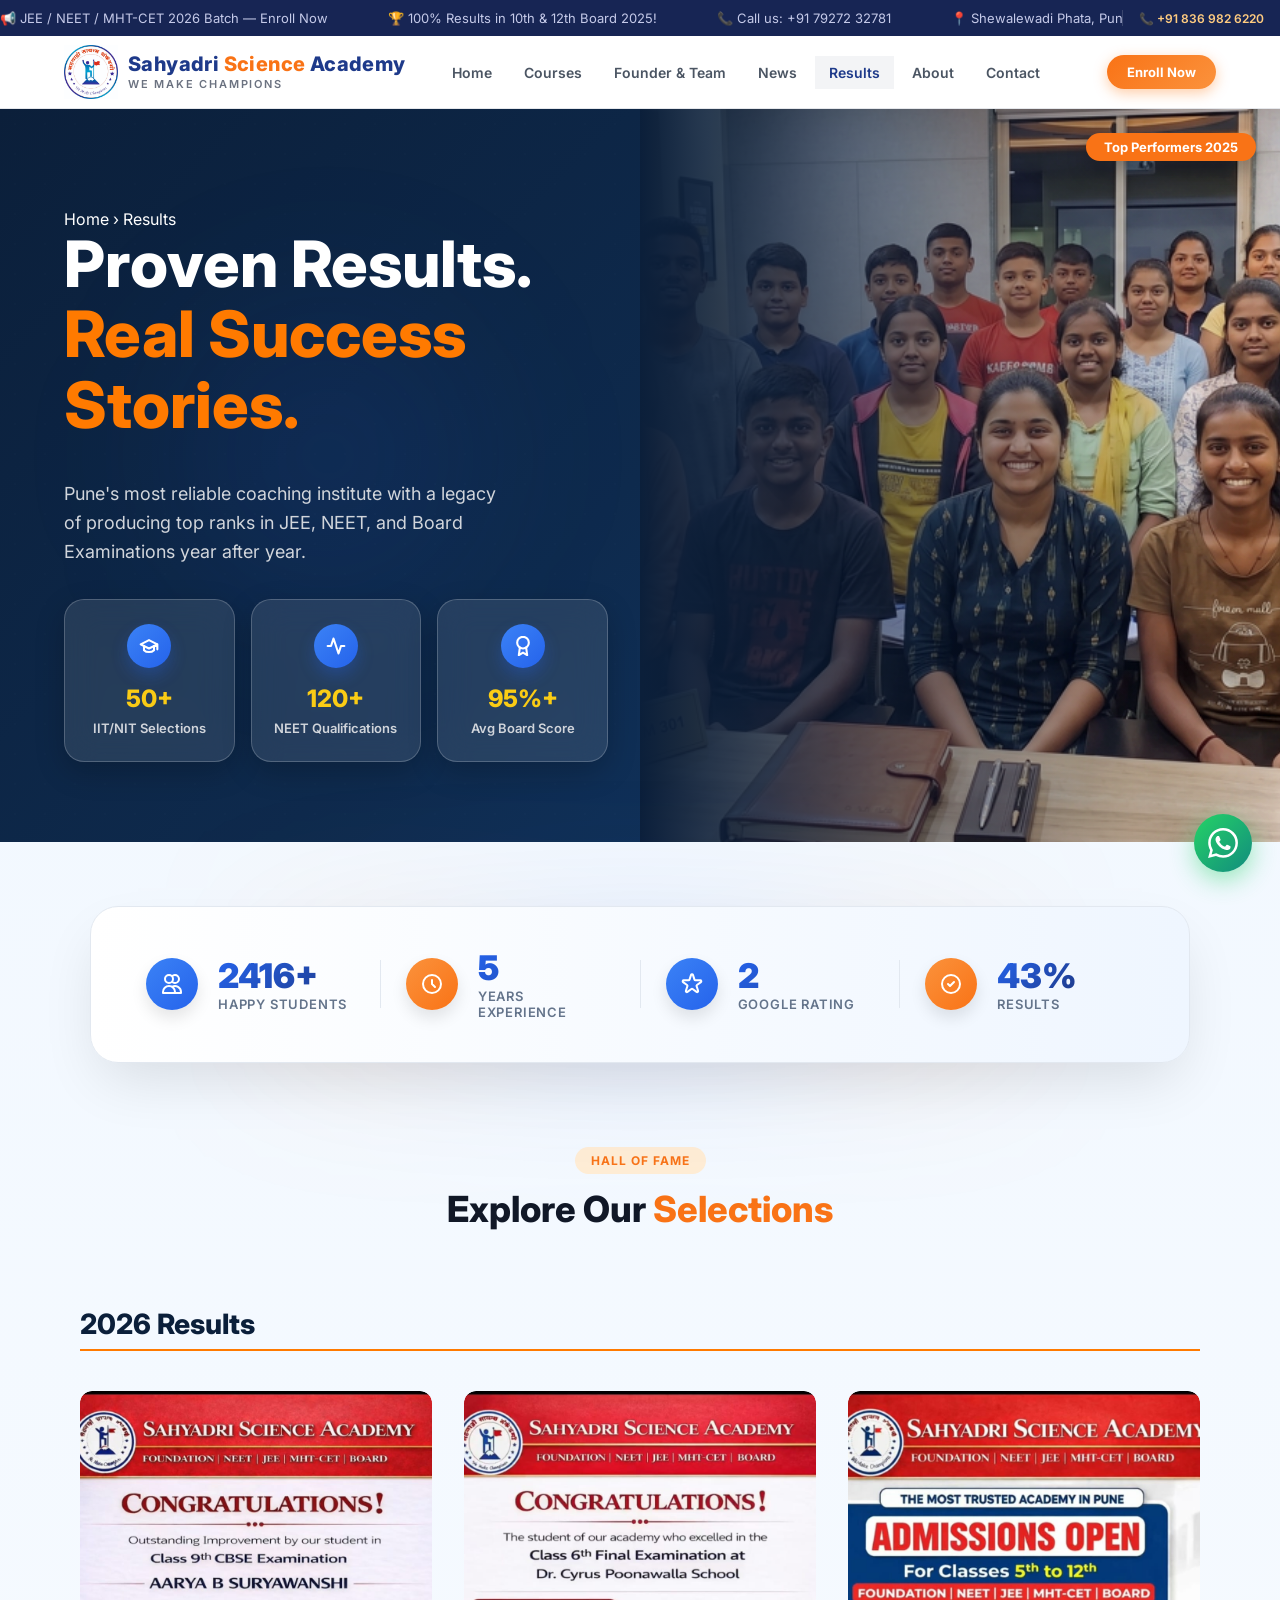
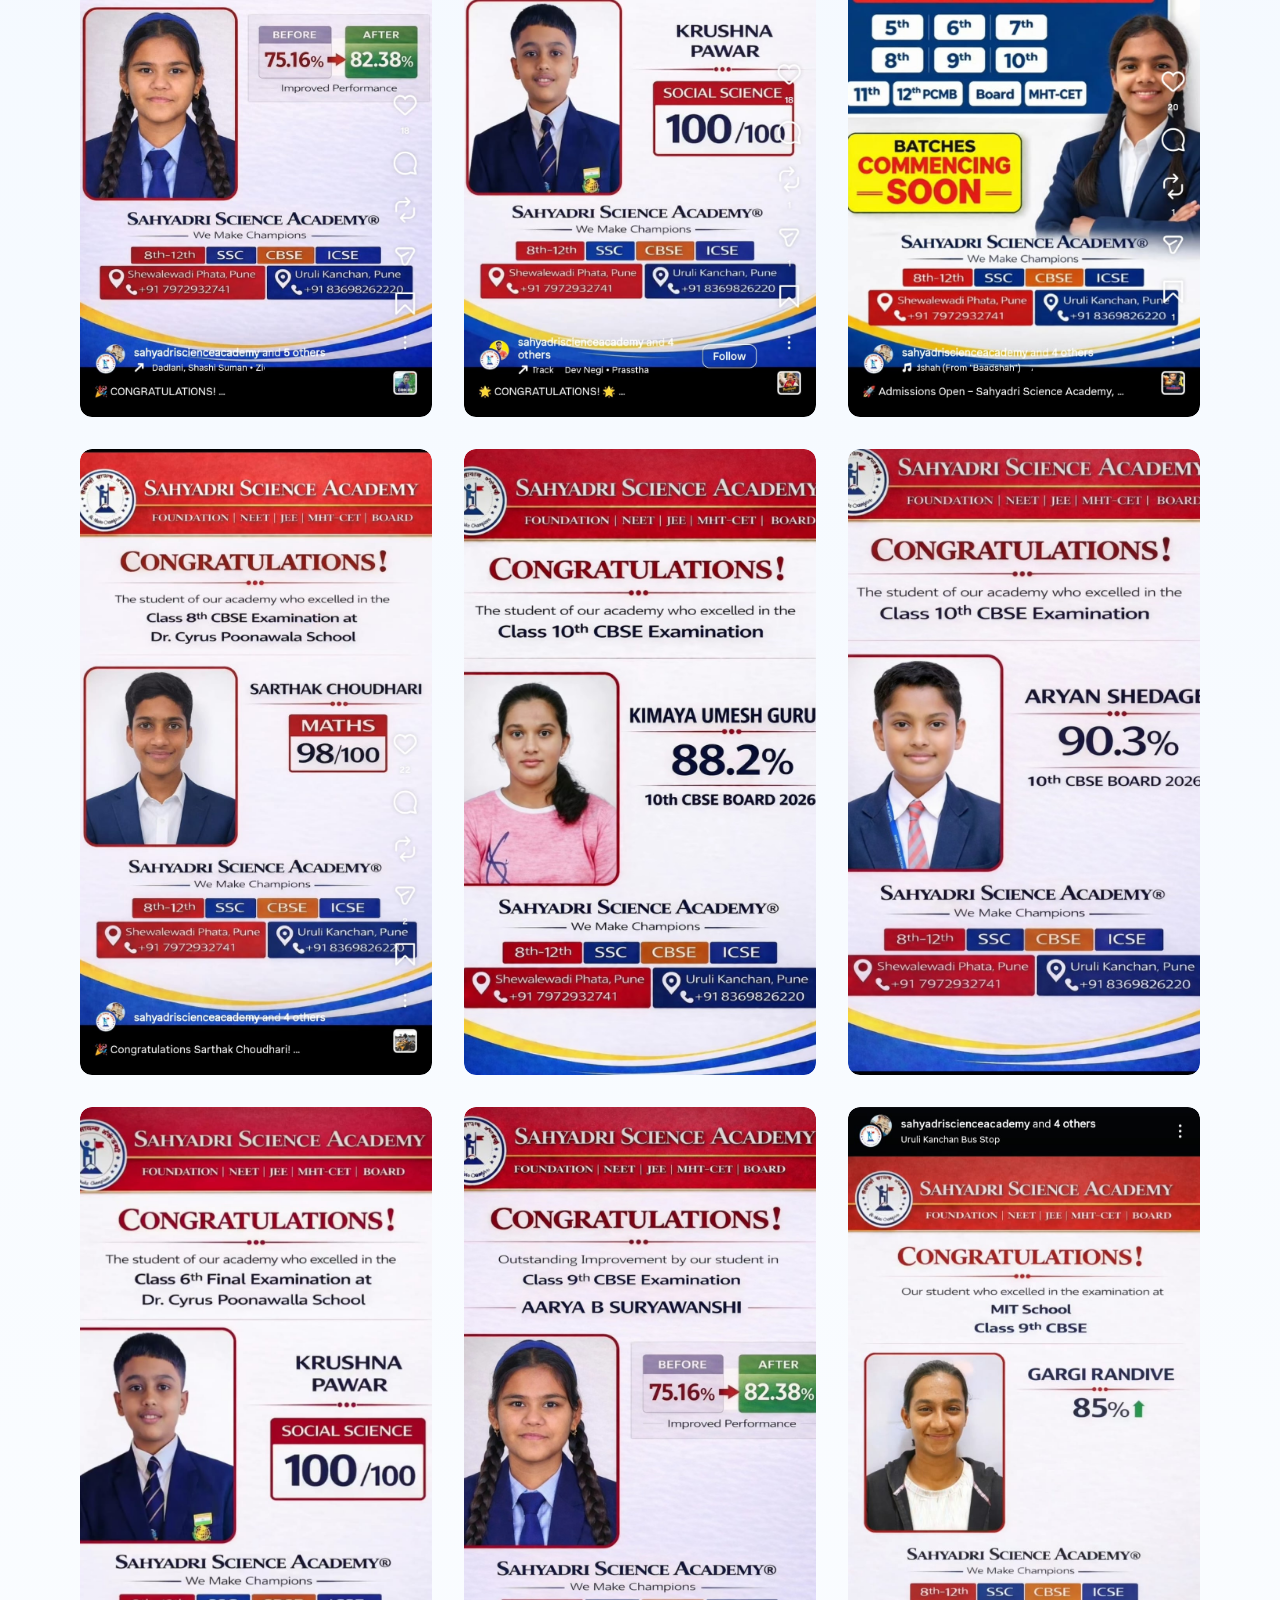
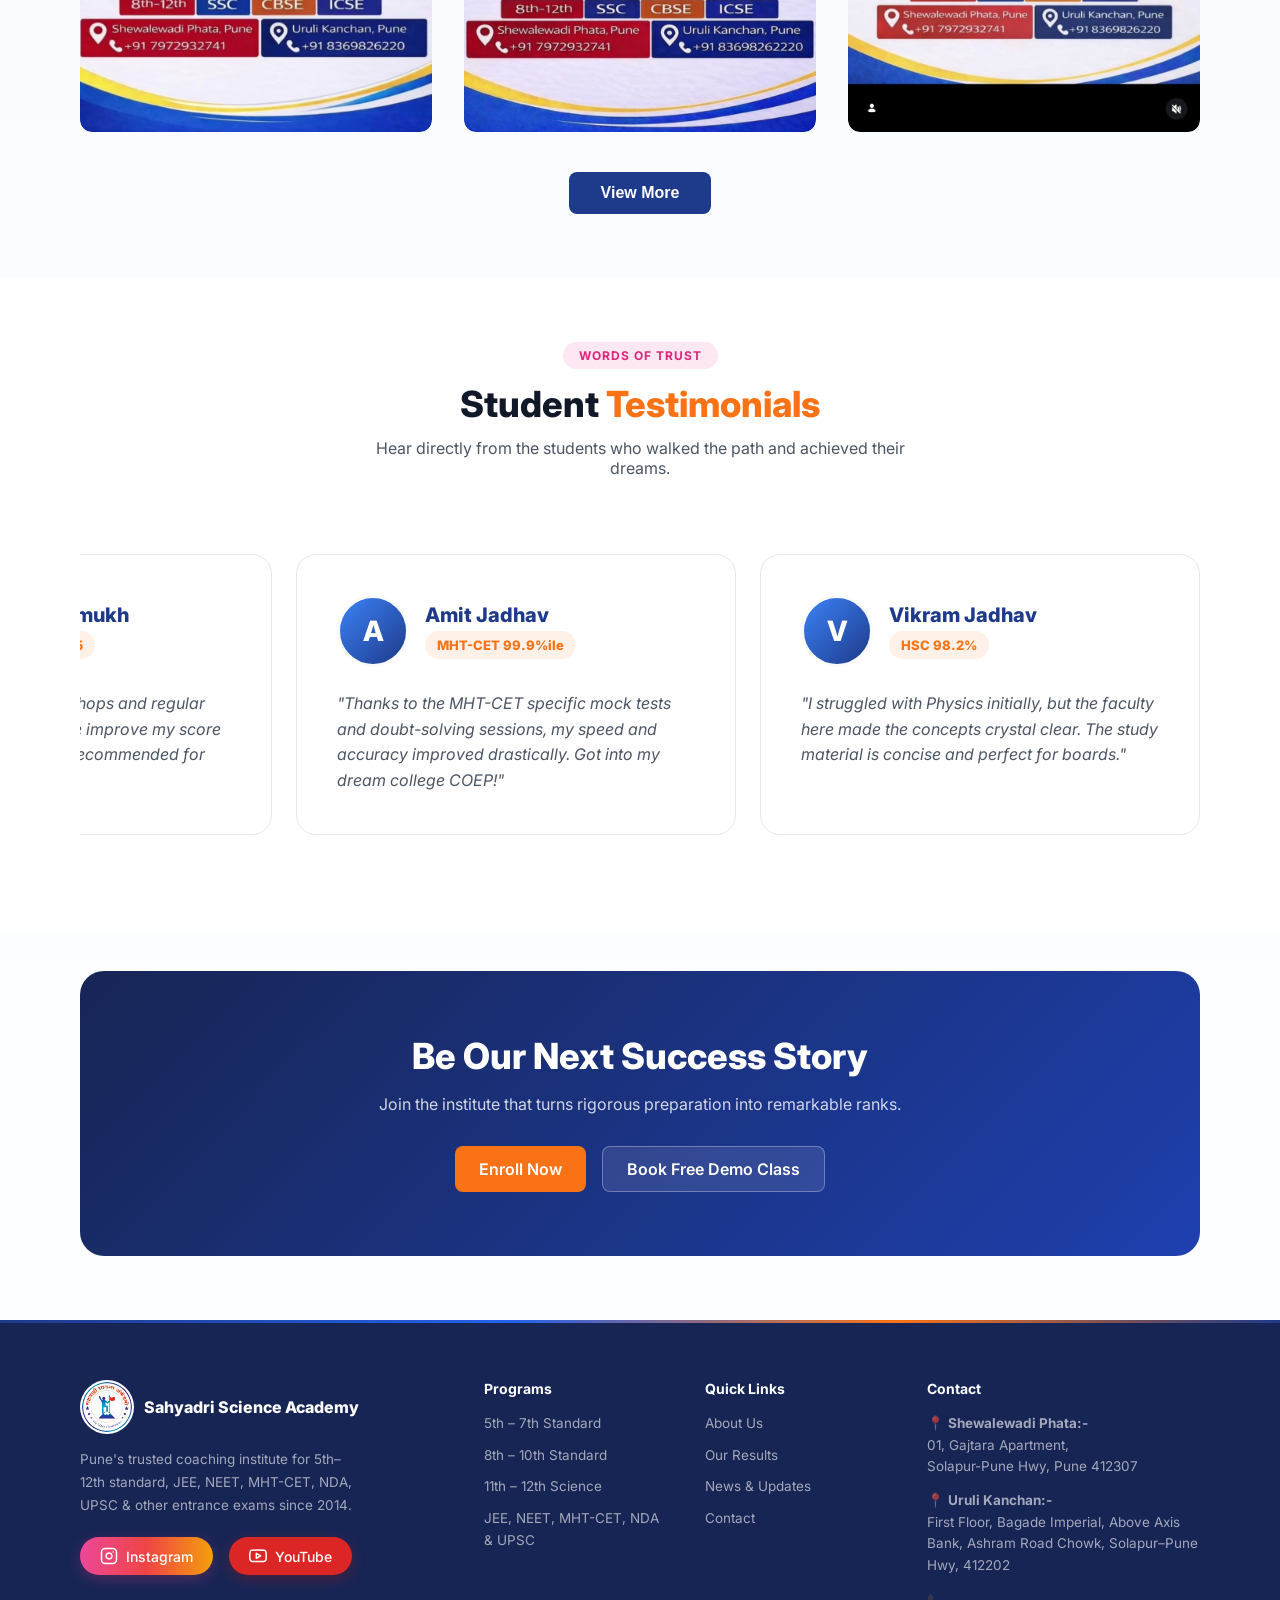
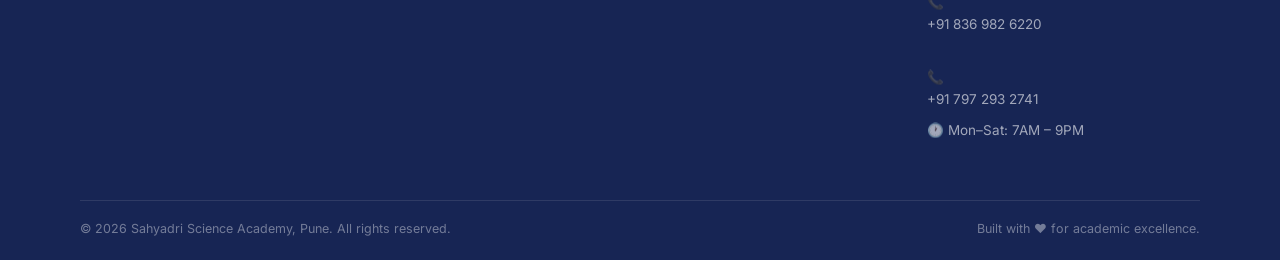
<file: results.html>
﻿<!DOCTYPE html>
<html lang="en">
<head>
  <meta charset="UTF-8" />
  <link rel="icon" href="/favicon.ico" type="image/x-icon">
  <meta name="viewport" content="width=device-width, initial-scale=1.0" />
  <title>Results — Sahyadri Science Academy | JEE, NEET, Boards Success</title>
  <meta name="description" content="View proven results of Sahyadri Science Academy students — JEE, NEET, MHT-CET, NDA, UPSC & 100% board exam success. 5500+ students mentored since 2014." />
  <link rel="canonical" href="https://www.sahyadriscienceacademy.com/results.html" />
  <meta property="og:type" content="website" />
  <meta property="og:url" content="https://www.sahyadriscienceacademy.com/results.html" />
  <meta property="og:title" content="Results — Sahyadri Science Academy | JEE, NEET, Boards Success" />
  <meta property="og:description" content="100% board results. Top JEE & NEET selections. See real student achievements from Sahyadri Science Academy, Pune." />
  <meta property="og:image" content="https://www.sahyadriscienceacademy.com/assets/sahyadri-logo.png" />
  <meta name="twitter:card" content="summary_large_image" />
  <meta name="twitter:title" content="Results — Sahyadri Science Academy" />
  <meta name="twitter:description" content="100% board results. Top JEE & NEET selections from Sahyadri Science Academy Pune." />
  <meta name="keywords" content="JEE results Pune coaching, NEET results Pune, MHT-CET toppers Pune, Sahyadri Science Academy results, board exam results Shewalewadi Phata," />
  <meta name="robots" content="index, follow" />
  <meta name="author" content="Sahyadri Science Academy" />
  <link rel="preconnect" href="https://fonts.googleapis.com" />
  <link href="https://fonts.googleapis.com/css2?family=Inter:wght@300;400;500;600;700;800;900&family=Poppins:wght@600;700;800;900&display=swap" rel="stylesheet" />
  <link rel="preconnect" href="https://fonts.gstatic.com" crossorigin />
  <link rel="stylesheet" href="index.css?v=2" />
  <link rel="stylesheet" href="results.css?v=2" />
</head>
<body>

  <!-- ══════════════ TOP ANNOUNCEMENT STRIP ══════════════ -->
  <div class="top-strip">
    <div class="strip-ticker">
      <div class="ticker-track" id="tickerTrack">
        <span>🎉 New Batch Starting April 2026 — Limited Seats!</span>
        <span>📢 JEE, NEET, MHT-CET, NDA, UPSC & other entrance exams — Enroll Now</span>
        <span>🏆 100% Results in 10th & 12th Board 2025!</span>
        <span>📞 Call us: +91 836 982 6220</span>
        <span>📍 Shewalewadi Phata, Pune — 412307</span>
        <span>⭐ Rated 4.9/5 by 230+ Students & Parents</span>
        <span>🎉 New Batch Starting April 2026 — Limited Seats!</span>
        <span>📢 JEE, NEET, MHT-CET, NDA, UPSC & other entrance exams — Enroll Now</span>
        <span>🏆 100% Results in 10th & 12th Board 2025!</span>
        <span>📞 Call us: +91 836 982 6220</span>
        <span>📍 Shewalewadi Phata, Pune — 412307</span>
        <span>⭐ Rated 4.9/5 by 230+ Students & Parents</span>
      </div>
    </div>
    <div class="strip-right">
      <a href="tel:+918369826220">📞 +91 836 982 6220</a>
    </div>
  </div>

  <!-- ══════════════ NAVBAR ══════════════ -->
  <header class="navbar" id="navbar">
    <div class="nav-container">
      <a href="index.html" class="nav-logo">
        <img src="assets/sahyadri-logo.png" alt="Sahyadri Science Academy Logo" class="logo-img" />
        <div class="logo-text">
          <span class="logo-name">Sahyadri <span class="brand-accent">Science</span> Academy</span>
          <span class="logo-tagline">WE MAKE CHAMPIONS</span>
        </div>
      </a>

      <nav class="nav-links" id="navLinks">
        <a href="index.html" class="nav-link">Home</a>
        <a href="course.html" class="nav-link">Courses</a>
        <a href="founder.html" class="nav-link">Founder &amp; Team</a>
        <a href="news.html" class="nav-link">News</a>
        <a href="results.html" class="nav-link active">Results</a>
        <a href="about.html" class="nav-link">About</a>
        <a href="contact.html" class="nav-link">Contact</a>
      </nav>

      <div class="nav-actions">
        <!-- Removed login button -->
        <a href="#" onclick="openLeadPopup(event)" class="btn-enroll-nav">Enroll Now</a>
        <button class="hamburger" id="hamburger" onclick="toggleMobileMenu()">
          <span></span><span></span><span></span>
        </button>
      </div>
    </div>
  </header>

  <!-- ══════ REDESIGNED PAGE HERO (Stripe-Style) ══════ -->
  <section class="results-hero-premium">
    <div class="hero-dots"></div>
    <div class="hero-glow-subtle"></div>
    
    <div class="container-premium">
      <div class="hero-grid-layout">
        
        <!-- Left Side Content -->
        <div class="hero-left-col">
          <div class="rh-breadcrumb"><a href="index.html">Home</a> <span>›</span> Results</div>
          
          <h1 class="premium-hero-title">
            Proven Results.<br/>
            <span class="orange-highlight">Real Success Stories.</span>
          </h1>
          
          <p class="premium-hero-sub">
            Pune's most reliable coaching institute with a legacy of producing top ranks in JEE, NEET, and Board Examinations year after year.
          </p>
          
          <!-- Grid-based Stats Cards -->
          <div class="hero-stats-grid">
            <div class="glass-stat-card">
              <div class="gs-icon-wrap">
                <svg width="20" height="20" viewBox="0 0 24 24" fill="none" stroke="currentColor" stroke-width="2.5" stroke-linecap="round" stroke-linejoin="round"><path d="M22 10v6M2 10l10-5 10 5-10 5z"/><path d="M6 12v5c3 3 9 3 12 0v-5"/></svg>
              </div>
              <span class="gs-num">50+</span>
              <span class="gs-label">IIT/NIT Selections</span>
            </div>
            
            <div class="glass-stat-card">
              <div class="gs-icon-wrap">
                <svg width="20" height="20" viewBox="0 0 24 24" fill="none" stroke="currentColor" stroke-width="2.5" stroke-linecap="round" stroke-linejoin="round"><path d="M22 12h-4l-3 9L9 3l-3 9H2"/></svg>
              </div>
              <span class="gs-num">120+</span>
              <span class="gs-label">NEET Qualifications</span>
            </div>
            
            <div class="glass-stat-card">
              <div class="gs-icon-wrap">
                <svg width="20" height="20" viewBox="0 0 24 24" fill="none" stroke="currentColor" stroke-width="2.5" stroke-linecap="round" stroke-linejoin="round"><circle cx="12" cy="8" r="7"/><polyline points="8.21 13.89 7 23 12 20 17 23 15.79 13.88"/></svg>
              </div>
              <span class="gs-num">95%+</span>
              <span class="gs-label">Avg Board Score</span>
            </div>
          </div>
        </div>

        <!-- Right Side Image -->
        <div class="hero-right-col">
          <div class="premium-img-container">
            <img src="assets/uploads/results_hero_students.png" alt="Sahyadri Science Academy Students" class="premium-hero-img" />
            <div class="premium-img-overlay"></div>
            
            <!-- Floating Badge -->
            <div class="floating-badge-trust">
              Top Performers 2025
            </div>
          </div>
        </div>

      </div>
    </div>
  </section>

  <!-- ══════ BOTTOM STATS BAR (Upgraded) ══════ -->
  <div class="bottom-stats-bar">
    <div class="stats-bar-glow"></div>
    <div class="container">
      <div class="stats-bar-inner">
        
        <div class="s-bar-item">
          <div class="s-bar-icon icon-blue">
            <svg width="24" height="24" viewBox="0 0 24 24" fill="none" stroke="currentColor" stroke-width="2" stroke-linecap="round" stroke-linejoin="round"><path d="M12 4.354a4 4 0 110 5.292M15 21H3v-1a6 6 0 0112 0v1zm0 0h6v-1a6 6 0 00-9-5.197M13 7a4 4 0 11-8 0 4 4 0 018 0z"></path></svg>
          </div>
          <div class="s-bar-content">
            <strong class="gradient-text-blue" data-target="5500">5,500+</strong>
            <span>Happy Students</span>
          </div>
        </div>

        <div class="s-bar-divider"></div>

        <div class="s-bar-item">
          <div class="s-bar-icon icon-orange">
            <svg width="24" height="24" viewBox="0 0 24 24" fill="none" stroke="currentColor" stroke-width="2" stroke-linecap="round" stroke-linejoin="round"><path d="M12 8v4l3 3m6-3a9 9 0 11-18 0 9 9 0 0118 0z"></path></svg>
          </div>
          <div class="s-bar-content">
            <strong class="gradient-text-blue" data-target="13">13</strong>
            <span>Years Experience</span>
          </div>
        </div>

        <div class="s-bar-divider"></div>

        <div class="s-bar-item">
          <div class="s-bar-icon icon-blue">
            <svg width="24" height="24" viewBox="0 0 24 24" fill="none" stroke="currentColor" stroke-width="2" stroke-linecap="round" stroke-linejoin="round"><path d="M11.049 2.927c.3-.921 1.603-.921 1.902 0l1.519 4.674a1 1 0 00.95.69h4.915c.969 0 1.371 1.24.588 1.81l-3.976 2.888a1 1 0 00-.363 1.118l1.518 4.674c.3.922-.755 1.688-1.538 1.118l-3.976-2.888a1 1 0 00-1.176 0l-3.976 2.888c-.783.57-1.838-.197-1.538-1.118l1.518-4.674a1 1 0 00-.363-1.118l-3.976-2.888c-.784-.57-.38-1.81.588-1.81h4.914a1 1 0 00.951-.69l1.519-4.674z"></path></svg>
          </div>
          <div class="s-bar-content">
            <strong class="gradient-text-blue" data-target="4.9">4.9</strong>
            <span>Google Rating</span>
          </div>
        </div>

        <div class="s-bar-divider"></div>

        <div class="s-bar-item">
          <div class="s-bar-icon icon-orange">
            <svg width="24" height="24" viewBox="0 0 24 24" fill="none" stroke="currentColor" stroke-width="2" stroke-linecap="round" stroke-linejoin="round"><path d="M9 12l2 2 4-4m6 2a9 9 0 11-18 0 9 9 0 0118 0z"></path></svg>
          </div>
          <div class="s-bar-content">
            <strong class="gradient-text-blue" data-target="99.9">99.9%</strong>
            <span>Results</span>
          </div>
        </div>

      </div>
    </div>
  </div>

  <main class="results-main">
    
    <!-- ══════ RESULTS GRID ══════ -->
    <section class="section py-16 bg-gray-50">
      <div class="container">
        <div class="section-header">
          <div class="section-tag">Hall of Fame</div>
          <h2 class="section-title">Explore Our <span class="highlight">Selections</span></h2>
        </div>

        <!-- Results Grid -->
        <div class="res-grid-9x16" id="resultsGrid">
          <!-- Results will be injected dynamically via JS -->
        </div>

        <div id="viewMoreContainer" style="text-align: center; margin-top: 40px; display: none;">
          <button id="viewMoreBtn" class="btn-primary" style="background: var(--navy); color: white; border: none; padding: 12px 32px; border-radius: 8px; font-weight: 600; cursor: pointer; transition: all 0.3s ease;">View More</button>
        </div>
      </div>
    </section>

    <!-- ══════ TESTIMONIALS SLIDER ══════ -->
    <section class="section py-16" style="background: white;">
      <div class="container">
        <div class="section-header">
          <div class="section-tag" style="background:#fce7f3; color:#db2777;">Words of Trust</div>
          <h2 class="section-title">Student <span class="highlight">Testimonials</span></h2>
          <p class="section-sub">Hear directly from the students who walked the path and achieved their dreams.</p>
        </div>

        <div class="testi-carousel" id="testiCarousel">
          <!-- Item 1 -->
          <div class="testi-card">
            <div class="tc-top">
              <div class="tc-avatar">S</div>
              <div>
                <h4>Sneha Deshmukh</h4>
                <span>NEET Score: 645</span>
              </div>
            </div>
            <p>"The biology NCERT workshops and regular assessment tests helped me improve my score by over 150 marks. Highly recommended for NEET aspirants."</p>
          </div>
          <!-- Item 2 -->
          <div class="testi-card">
            <div class="tc-top">
              <div class="tc-avatar">A</div>
              <div>
                <h4>Amit Jadhav</h4>
                <span>MHT-CET 99.9%ile</span>
              </div>
            </div>
            <p>"Thanks to the MHT-CET specific mock tests and doubt-solving sessions, my speed and accuracy improved drastically. Got into my dream college COEP!"</p>
          </div>
          <!-- Item 3 -->
          <div class="testi-card">
            <div class="tc-top">
              <div class="tc-avatar">V</div>
              <div>
                <h4>Vikram Jadhav</h4>
                <span>HSC 98.2%</span>
              </div>
            </div>
            <p>"I struggled with Physics initially, but the faculty here made the concepts crystal clear. The study material is concise and perfect for boards."</p>
          </div>
        </div>

      </div>
    </section>

    <!-- ══════ FINAL CALL TO ACTION ══════ -->
    <section class="section" style="padding-top:40px;">
      <div class="container">
        <div style="background: linear-gradient(135deg, var(--navy-dark), var(--navy-mid)); border-radius: 24px; padding: 64px 40px; text-align: center; color: white; box-shadow: var(--shadow-lg);">
          <h2 class="section-title" style="color: white; margin-bottom: 16px;">Be Our Next Success Story</h2>
          <p style="font-size: 16px; color: rgba(255,255,255,0.8); margin-bottom: 32px; max-width: 600px; margin-left: auto; margin-right: auto;">Join the institute that turns rigorous preparation into remarkable ranks.</p>
          <div style="display: flex; gap: 16px; justify-content: center; flex-wrap: wrap;">
            <a href="#" onclick="openLeadPopup(event)" class="btn-primary" style="background: var(--orange); color: white; border: none;">Enroll Now</a>
            <a href="contact.html" class="btn-secondary" style="border: 1px solid rgba(255,255,255,0.3); background: rgba(255,255,255,0.1); color: white;">Book Free Demo Class</a>
          </div>
        </div>
      </div>
    </section>

  </main>

  <!-- ══════ FOOTER ══════ -->
  <!-- ══════════════ FOOTER ══════════════ -->
  <footer class="footer">
    <div class="container">
      <div class="footer-grid">
        <div class="footer-brand">
          <div class="footer-logo">
            <img src="assets/sahyadri-logo.png" alt="Sahyadri Science Academy Logo" class="logo-img" />
            <span>Sahyadri Science Academy</span>
          </div>
          <p>Pune's trusted coaching institute for 5th–12th standard, JEE, NEET, MHT-CET, NDA, UPSC & other entrance
            exams since 2014.</p>
          <div class="social-links">
            <a href="https://www.instagram.com/sahyadri_science_academy_pune?utm_source=qr&igsh=MWV1azR0dThqZ2Rndw==" target="_blank" rel="noopener noreferrer" class="social-btn instagram">
              <svg xmlns="http://www.w3.org/2000/svg" width="18" height="18" viewBox="0 0 24 24" fill="none" stroke="currentColor" stroke-width="2" stroke-linecap="round" stroke-linejoin="round" class="social-icon"><rect width="20" height="20" x="2" y="2" rx="5" ry="5"/><path d="M16 11.37A4 4 0 1 1 12.63 8 4 4 0 0 1 16 11.37z"/><line x1="17.5" x2="17.51" y1="6.5" y2="6.5"/></svg>
              Instagram
            </a>
            <a href="https://youtube.com/@sahyadriclasses?si=gIN96G35bPlXyXGb" target="_blank" rel="noopener noreferrer" class="social-btn youtube">
              <svg xmlns="http://www.w3.org/2000/svg" width="18" height="18" viewBox="0 0 24 24" fill="none" stroke="currentColor" stroke-width="2" stroke-linecap="round" stroke-linejoin="round" class="social-icon"><path d="M22.54 6.42a2.78 2.78 0 0 0-1.94-2C18.88 4 12 4 12 4s-6.88 0-8.6.46a2.78 2.78 0 0 0-1.94 2A29 29 0 0 0 1 11.75a29 29 0 0 0 .46 5.33A2.78 2.78 0 0 0 3.4 19c1.72.46 8.6.46 8.6.46s6.88 0 8.6-.46a2.78 2.78 0 0 0 1.94-2 29 29 0 0 0 .46-5.25 29 29 0 0 0-.46-5.33z"/><polygon points="9.75 15.02 15.5 11.75 9.75 8.48 9.75 15.02"/></svg>
              YouTube
            </a>
          </div>
        </div>
        <div class="footer-col">
          <h4>Programs</h4>
          <a href="index.html#primary">5th – 7th Standard</a>
          <a href="index.html#secondary">8th – 10th Standard</a>
          <a href="index.html#hsc">11th – 12th Science</a>
          <a href="index.html#competitive">JEE, NEET, MHT-CET, NDA & UPSC</a>
        </div>
        <div class="footer-col">
          <h4>Quick Links</h4>
          <a href="about.html">About Us</a>
          <a href="results.html">Our Results</a>
          <a href="news.html">News & Updates</a>
          <a href="contact.html">Contact</a>
        </div>
        <div class="footer-col">
          <h4>Contact</h4>
          <p style="margin-bottom: 12px; font-size: 13.5px; line-height: 1.6;">📍 <strong>Shewalewadi Phata:-</strong><br />01, Gajtara Apartment,<br />Solapur-Pune Hwy, Pune 412307</p>
          <p style="margin-bottom: 16px; font-size: 13.5px; line-height: 1.6;">📍 <strong>Uruli Kanchan:-</strong><br />First Floor, Bagade Imperial, Above Axis Bank, Ashram Road Chowk, Solapur–Pune Hwy, 412202</p>
          <p>📞 <a href="tel:+918369826220">+91 836 982 6220</a><br/>📞 <a href="tel:+917972932741">+91 797 293 2741</a></p>
          <p style="margin-top: 10px;">🕐 Mon–Sat: 7AM – 9PM</p>
        </div>
      </div>
      <div class="footer-bottom">
        <p>© 2026 Sahyadri Science Academy, Pune. All rights reserved.</p>
        <p>Built with ❤️ for academic excellence.</p>
      </div>
    </div>
  </footer>

  <script src="js/main.js"></script>
  <script src="js/results.js"></script>
</body>
</html>
</file>
<file: index.css>
/* ════════════════════════════════════════════════
   SAHYADRI CLASSES — MAIN WEBSITE
   index.css — Full Design System
════════════════════════════════════════════════ */

*,
*::before,
*::after {
  box-sizing: border-box;
  margin: 0;
  padding: 0;
}

:root {
  --navy: #1E3A8A;
  --navy-dark: #172554;
  --navy-mid: #1E40AF;
  --blue: #2563EB;
  --blue-light: #3B82F6;
  --orange: #F97316;
  --orange-light: #FB923C;
  --orange-pale: #FFEDD5;
  --white: #ffffff;
  --off-white: #F9FAFB;
  --gray-light: #F3F4F6;
  --gray: #9CA3AF;
  --text: #111827;
  --text-muted: #4B5563;
  --border: #E5E7EB;
  --shadow-premium: 0 20px 50px -12px rgba(30, 58, 138, 0.08);
  --shadow-premium-lg: 0 40px 80px -20px rgba(30, 58, 138, 0.12);
  --radius-lg: 24px;
  --nav-h: 72px;
}

html, body {
  overflow-x: hidden;
  max-width: 100%;
  width: 100%;
  margin: 0;
  padding: 0;
}

html {
  scroll-behavior: smooth;
}

body {
  font-family: 'Inter', sans-serif;
  color: var(--text);
  background: linear-gradient(180deg, #F0F7FF 0%, #FFFFFF 100%);
  position: relative;
}

/* Background pattern removed for performance */

img {
  max-width: 100%;
}

a {
  text-decoration: none;
  color: inherit;
}

::-webkit-scrollbar {
  width: 6px;
}

::-webkit-scrollbar-track {
  background: var(--off-white);
}

::-webkit-scrollbar-thumb {
  background: var(--blue-light);
  border-radius: 99px;
}

/* ── CONTAINER ── */
.container {
  max-width: 1152px;
  margin: 0 auto;
  padding: 0 16px;
}

/* ── SECTIONS ── */
.section {
  padding: 64px 0;
  contain: paint; /* Isolate rendering for better scroll performance */
}

.section-header {
  text-align: center;
  margin-bottom: 52px;
}

.section-tag {
  display: inline-block;
  background: var(--orange-pale);
  color: var(--orange);
  font-size: 12px;
  font-weight: 700;
  letter-spacing: 1px;
  text-transform: uppercase;
  padding: 6px 16px;
  border-radius: 99px;
  margin-bottom: 14px;
}

.section-title {
  font-family: 'Inter', sans-serif;
  font-size: clamp(28px, 4vw, 36px);
  font-weight: 800;
  line-height: 1.2;
  color: var(--text);
  margin-bottom: 12px;
}

.section-sub {
  font-size: 16px;
  color: var(--text-muted);
  max-width: 560px;
  margin: 0 auto;
}

.highlight {
  color: var(--orange);
}

/* ── PREMIUM BACKGROUND UTILITIES ── */
.bg-hero {
  background: linear-gradient(135deg, #F0F7FF 0%, #FFFFFF 100%);
  position: relative;
  overflow: hidden;
}

.bg-white {
  background: var(--white);
}

.bg-grey {
  background: #f8fafc;
}

.bg-premium {
  background: linear-gradient(180deg, rgba(240, 247, 255, 0.5) 0%, #FFFFFF 100%);
}

.premium-card {
  background: var(--white);
  border-radius: var(--radius-lg);
  box-shadow: var(--shadow-premium);
  border: 1px solid rgba(0, 0, 0, 0.03);
  transition: all 0.4s cubic-bezier(0.165, 0.84, 0.44, 1);
}

.premium-card:hover {
  transform: translateY(-8px);
  box-shadow: var(--shadow-premium-lg);
  border-color: rgba(37, 99, 235, 0.1);
}

.abstract-blob {
  position: absolute;
  border-radius: 50%;
  filter: blur(80px);
  z-index: -1;
  opacity: 0.15;
}

/* ── BUTTONS ── */
.btn-primary {
  display: inline-flex;
  align-items: center;
  justify-content: center;
  background: var(--navy);
  color: var(--white);
  padding: 12px 24px;
  border-radius: 8px;
  font-weight: 600;
  font-size: 16px;
  transition: all 0.3s;
  box-shadow: var(--shadow-sm);
}

.btn-primary:hover {
  transform: translateY(-2px);
  box-shadow: var(--shadow-md);
  background: var(--navy-mid);
}

.btn-secondary {
  display: inline-flex;
  align-items: center;
  justify-content: center;
  background: var(--white);
  color: var(--navy);
  padding: 12px 24px;
  border: 1px solid var(--border);
  border-radius: 8px;
  font-weight: 600;
  font-size: 16px;
  transition: all 0.3s;
  box-shadow: var(--shadow-sm);
}

.btn-secondary:hover {
  background: var(--gray-light);
  transform: translateY(-2px);
  box-shadow: var(--shadow-md);
}

.center-btn {
  text-align: center;
  margin-top: 40px;
}

/* ════════════════════════════════════════════════
   TOP STRIP
════════════════════════════════════════════════ */
.top-strip {
  background: var(--navy-dark);
  color: #c5cae9;
  font-size: 13px;
  height: 36px;
  display: flex;
  align-items: center;
  overflow: hidden;
  position: relative;
}

.strip-ticker {
  flex: 1;
  overflow: hidden;
}

.ticker-track {
  display: inline-flex;
  gap: 60px;
  white-space: nowrap;
  animation: ticker 30s linear infinite;
  will-change: transform;
}

@keyframes ticker {
  0% { transform: translate3d(0, 0, 0); }
  100% { transform: translate3d(-50%, 0, 0); }
}

.strip-right {
  flex-shrink: 0;
  padding: 0 16px;
  border-left: 1px solid rgba(255, 255, 255, 0.15);
}

.strip-right a {
  color: #ffcc80;
  font-weight: 600;
  font-size: 12px;
}

/* ════════════════════════════════════════════════
   NAVBAR
════════════════════════════════════════════════ */
.navbar {
  position: sticky;
  top: 0;
  z-index: 999;
  background: var(--white);
  box-shadow: var(--shadow-sm);
  border-bottom: 1px solid var(--border);
  transition: all 0.3s;
}

.navbar.scrolled {
  box-shadow: var(--shadow-md);
  background: rgba(255, 255, 255, 0.98);
}

.nav-container {
  max-width: 1200px;
  margin: 0 auto;
  padding: 0 24px;
  height: var(--nav-h);
  display: flex;
  align-items: center;
  gap: 32px;
}

.nav-logo {
  display: flex;
  align-items: center;
  gap: 10px;
  flex-shrink: 0;
  transition: all 0.25s ease;
}

.nav-logo:hover {
  opacity: 0.95;
  transform: translateY(-1px);
}

.logo-img {
  height: 54px;
  width: auto;
  object-fit: contain;
}

.logo-mark {
  width: 44px;
  height: 44px;
  border-radius: 12px;
  background: linear-gradient(135deg, var(--navy), var(--blue));
  color: white;
  font-weight: 900;
  font-size: 16px;
  display: flex;
  align-items: center;
  justify-content: center;
  box-shadow: 0 4px 12px rgba(26, 35, 126, 0.3);
}

.logo-text {
  display: flex;
  flex-direction: column;
  justify-content: center;
}

.logo-name {
  display: block;
  font-weight: 800;
  font-size: 20px;
  color: var(--navy);
  line-height: 1.1;
  letter-spacing: 0.4px;
}

.brand-accent {
  color: var(--orange);
}

.logo-tagline {
  display: block;
  font-size: 11px;
  color: #6B7280;
  font-weight: 600;
  text-transform: uppercase;
  letter-spacing: 1.8px;
  margin-top: 2px;
}

@media (max-width: 768px) {
  .logo-name {
    font-size: 17px;
    letter-spacing: 0.2px;
  }

  .logo-tagline {
    font-size: 9.5px;
    letter-spacing: 1.2px;
    margin-top: 1px;
  }

  .logo-img {
    height: 46px;
  }
}

.nav-links {
  display: flex;
  align-items: center;
  gap: 4px;
  flex: 1;
}

.nav-link {
  padding: 8px 14px;
  border-radius: var(--radius-sm);
  font-size: 14px;
  font-weight: 600;
  color: var(--text-muted);
  transition: all 0.2s;
  white-space: nowrap;
}

.nav-link:hover,
.nav-link.active {
  color: var(--navy);
  background: var(--gray-light);
}

.nav-dropdown {
  position: relative;
}

.dropdown-menu {
  position: absolute;
  top: 100%;
  left: 0;
  background: var(--white);
  border: 1px solid var(--border);
  border-radius: var(--radius);
  padding: 8px;
  min-width: 220px;
  box-shadow: var(--shadow-lg);
  opacity: 0;
  visibility: hidden;
  transform: translateY(-8px);
  transition: all 0.25s;
  z-index: 100;
}

.nav-dropdown:hover .dropdown-menu {
  opacity: 1;
  visibility: visible;
  transform: translateY(0);
}

.dropdown-menu a {
  display: block;
  padding: 10px 14px;
  border-radius: var(--radius-sm);
  font-size: 14px;
  color: var(--text);
  font-weight: 500;
  transition: all 0.15s;
}

.dropdown-menu a:hover {
  background: var(--gray-light);
  color: var(--navy);
}

.nav-actions {
  display: flex;
  align-items: center;
  gap: 10px;
  flex-shrink: 0;
}

.btn-login-nav {
  padding: 8px 18px;
  border: 2px solid var(--navy);
  border-radius: 99px;
  font-size: 13px;
  font-weight: 700;
  color: var(--navy);
  transition: all 0.2s;
}

.btn-login-nav:hover {
  background: var(--navy);
  color: white;
}

.btn-enroll-nav {
  padding: 9px 20px;
  background: linear-gradient(135deg, var(--orange), var(--orange-light));
  color: white;
  border-radius: 99px;
  font-size: 13px;
  font-weight: 700;
  box-shadow: 0 4px 14px rgba(255, 111, 0, 0.35);
  transition: all 0.2s;
  display: inline-flex;
  align-items: center;
  justify-content: center;
}

@media (max-width: 768px) {
  .btn-enroll-nav {
    display: none;
  }
}

.btn-enroll-nav:hover {
  transform: translateY(-1px);
  box-shadow: 0 6px 20px rgba(255, 111, 0, 0.5);
}

.hamburger {
  display: none;
  flex-direction: column;
  gap: 5px;
  background: none;
  border: none;
  cursor: pointer;
  padding: 4px;
}

.hamburger span {
  width: 22px;
  height: 2px;
  background: var(--navy);
  border-radius: 2px;
  transition: all 0.3s;
}

/* ════════════════════════════════════════════════
   HERO
════════════════════════════════════════════════ */
/* ════════════════════════════════════════════════
   HERO REDESIGN (SaaS Blended Layout)
════════════════════════════════════════════════ */
.hero {
  min-height: 90vh;
  background: #0f2a5a;
  display: flex;
  align-items: center;
  position: relative;
  overflow: hidden;
  padding: 120px 0 80px;
}

.hero::before {
  content: "";
  position: absolute;
  inset: 0;
  background: linear-gradient(
    90deg,
    #0f2a5a 0%,
    #0f2a5a 45%,
    rgba(15, 42, 90, 0.85) 65%,
    rgba(15, 42, 90, 0.4) 80%,
    transparent 100%
  );
  z-index: 1;
}

.hero-img-node {
  position: absolute;
  right: 0;
  top: 0;
  height: 100%;
  width: 60%;
  object-fit: cover;
  z-index: 0;
}

.hero-content {
  position: relative;
  z-index: 2;
  max-width: 750px;
  padding-left: 80px;
  color: white;
}

.hero-badge {
  display: inline-flex;
  align-items: center;
  gap: 8px;
  background: rgba(255, 122, 0, 0.15);
  border: 1px solid rgba(255, 122, 0, 0.3);
  color: #ffcc80;
  padding: 8px 18px;
  border-radius: 99px;
  font-size: 14px;
  font-weight: 700;
  margin-bottom: 32px;
}

.hero-title {
  font-family: 'Inter', sans-serif;
  font-size: clamp(32px, 6vw, 64px);
  font-weight: 800;
  line-height: 1.1;
  margin-bottom: 24px;
  will-change: transform, opacity;
}

.hero-title .highlight {
  color: #FF7A00;
  display: inline-block;
}

.hero-subtitle {
  font-size: 18px;
  line-height: 1.6;
  color: rgba(255, 255, 255, 0.8);
  margin-bottom: 40px;
  max-width: 600px;
  font-weight: 400;
}

.hero-actions {
  display: flex;
  gap: 16px;
  flex-wrap: wrap;
}

.hero-actions .btn-primary {
  background: linear-gradient(135deg, #ff7a00, #ff9a3d);
  color: white;
  padding: 16px 36px;
  border-radius: 12px;
  font-weight: 700;
  font-size: 17px;
  box-shadow: 0 8px 20px rgba(255, 122, 0, 0.3);
  border: none;
}

.hero-actions .btn-secondary {
  background: white;
  color: #0f2a5a;
  padding: 16px 36px;
  border-radius: 12px;
  font-weight: 700;
  font-size: 17px;
  box-shadow: 0 4px 12px rgba(0, 0, 0, 0.1);
  border: none;
}

/* Floating Stats Cards */
.card {
  position: absolute;
  display: flex;
  align-items: center;
  gap: 12px;
  background: rgba(255, 255, 255, 0.95);
  padding: 12px 16px;
  border-radius: 14px;
  box-shadow: 0 10px 30px rgba(0, 0, 0, 0.15);
  min-width: 180px;
  z-index: 3;
  animation: floatUp 0.6s ease forwards;
}

.card:hover {
  transform: translateY(-5px);
  transition: 0.3s ease;
}

.card-top {
  right: 80px;
  top: 40%;
  transform: translateY(-50%);
}

.card-bottom {
  right: 40px;
  bottom: 60px;
}

.icon {
  width: 36px;
  height: 36px;
  border-radius: 10px;
  display: flex;
  align-items: center;
  justify-content: center;
  background: rgba(255, 122, 0, 0.1);
  color: #ff7a00;
  font-size: 16px;
}

.label {
  display: block;
  font-size: 12px;
  color: #6b7280;
  margin-bottom: 2px;
}

.value {
  display: block;
  font-size: 16px;
  font-weight: 700;
  color: #111827;
}

.value.highlight {
  color: #ff7a00;
}

@keyframes floatUp {
  from {
    opacity: 0;
    transform: translateY(20px);
  }
  to {
    opacity: 1;
    transform: translateY(0);
  }
}

/* Background Shapes (Optional tweak) */
.hero-bg-shapes {
  opacity: 0.5;
}

/* Responsive Fixes */
@media (max-width: 1024px) {
  .hero-content {
    padding-left: 40px;
    max-width: 650px;
  }
  .card-top { right: 40px; }
  .card-bottom { right: 80px; }
}

@media (max-width: 768px) {
  .hero {
    min-height: 90vh;
    padding: 120px 20px 80px;
    text-align: center;
    justify-content: center;
  }

  .hero::before {
    background: linear-gradient(
      180deg,
      rgba(15, 42, 90, 0.95) 0%,
      rgba(15, 42, 90, 0.7) 50%,
      rgba(15, 42, 90, 0.95) 100%
    );
    z-index: 1;
  }

  .hero-img-node {
    position: absolute;
    width: 100%;
    height: 100%;
    top: 0;
    left: 0;
    right: 0;
    bottom: 0;
    margin: 0;
    border-radius: 0;
    object-fit: cover;
    z-index: 0;
  }

  .hero-content {
    padding-left: 0;
    max-width: 100%;
    z-index: 2;
  }

  .hero-title {
    font-size: 36px;
  }

  .hero-actions {
    justify-content: center;
  }

  .card-top, .card-bottom {
    position: relative;
    right: auto;
    top: auto;
    bottom: auto;
    transform: none;
    margin: 15px auto;
    width: fit-content;
    box-shadow: 0 4px 15px rgba(0,0,0,0.08);
    order: 3;
    animation: floatUp 0.6s ease-out both;
  }

  .card-top { margin-top: 30px; }
}


/* ════════════════════════════════════════════════
   ABOUT INTRO (Homepage)
════════════════════════════════════════════════ */
.about-layout {
  display: grid;
  grid-template-columns: 1.2fr 1fr;
  gap: 80px;
  align-items: center;
}

.about-p {
  font-size: 16px;
  color: var(--text-muted);
  line-height: 1.8;
  margin-bottom: 32px;
}

.about-highlights-grid {
  display: grid;
  grid-template-columns: 1fr;
  gap: 20px;
}

.ah-item {
  display: flex;
  gap: 16px;
  align-items: flex-start;
}

.ah-icon {
  width: 44px;
  height: 44px;
  background: var(--off-white);
  border-radius: 12px;
  display: flex;
  align-items: center;
  justify-content: center;
  font-size: 20px;
  flex-shrink: 0;
  border: 1px solid var(--border);
}

.ah-text strong {
  display: block;
  font-size: 16px;
  color: var(--navy);
  margin-bottom: 2px;
}

.ah-text p {
  font-size: 14px;
  color: var(--text-muted);
}

.about-visual-box {
  background: linear-gradient(135deg, var(--navy), var(--blue));
  padding: 60px;
  border-radius: 32px;
  color: white;
  text-align: center;
  position: relative;
  overflow: hidden;
  box-shadow: 0 20px 40px rgba(30, 58, 138, 0.2);
}

.about-visual-box::before {
  content: '';
  position: absolute;
  top: -20%;
  right: -20%;
  width: 80%;
  height: 80%;
  background: rgba(255, 255, 255, 0.1);
  border-radius: 50%;
  filter: blur(40px);
}

.v-tag {
  display: inline-block;
  background: rgba(255, 255, 255, 0.2);
  padding: 4px 12px;
  border-radius: 99px;
  font-size: 12px;
  font-weight: 700;
  margin-bottom: 20px;
}

.v-main {
  font-size: clamp(24px, 3vw, 32px);
  font-weight: 900;
  line-height: 1.2;
}

.v-main span {
  color: var(--orange);
}

@media (max-width: 992px) {
  .about-layout {
    grid-template-columns: 1fr;
    text-align: center;
    gap: 48px;
  }
  .about-visual-box {
    padding: 40px;
    max-width: 500px;
    margin: 0 auto;
  }
}

/* ════════════════════════════════════════════════
   PROGRAM CATEGORIES (Choose Your Batch)
════════════════════════════════════════════════ */
.categories-section {
  position: relative;
  background: linear-gradient(180deg, var(--gray-light) 0%, #e0e7ff 100%);
  padding: 100px 0;
  overflow: hidden;
}

.categories-section::before {
  content: '';
  position: absolute;
  top: -100px;
  left: -100px;
  width: 400px;
  height: 400px;
  background: rgba(249, 115, 22, 0.15);
  filter: blur(100px);
  border-radius: 50%;
}

.categories-section::after {
  content: '';
  position: absolute;
  bottom: -100px;
  right: -100px;
  width: 500px;
  height: 500px;
  background: rgba(30, 58, 138, 0.1);
  filter: blur(120px);
  border-radius: 50%;
}

.glass-container {
  position: relative;
  z-index: 10;
  background: rgba(255, 255, 255, 0.9);
  border: 1px solid rgba(255, 255, 255, 0.5);
  border-radius: 32px;
  padding: 64px 48px;
  box-shadow: 0 40px 80px rgba(30, 58, 138, 0.08);
}

.categories-grid {
  display: grid;
  grid-template-columns: repeat(4, 1fr);
  gap: 24px;
  position: relative;
  margin-top: 48px;
}

.categories-grid::before {
  content: '';
  position: absolute;
  top: 100px;
  left: 10%;
  right: 10%;
  height: 2px;
  background: linear-gradient(90deg, transparent, rgba(30, 58, 138, 0.2) 20%, rgba(30, 58, 138, 0.2) 80%, transparent);
  z-index: 0;
}

.cat-card {
  position: relative;
  z-index: 1;
  background: white;
  border-radius: 24px;
  overflow: hidden;
  box-shadow: var(--shadow-sm);
  border: 1px solid var(--border);
  display: flex;
  flex-direction: column;
  transition: all 0.4s cubic-bezier(0.16, 1, 0.3, 1);
}

.cat-card:hover {
  transform: translateY(-12px);
  box-shadow: 0 24px 48px rgba(30, 58, 138, 0.12);
  border-color: rgba(30, 58, 138, 0.15);
}

.cat-visual {
  height: 140px;
  width: 100%;
  position: relative;
  display: flex;
  align-items: center;
  justify-content: center;
}

.cat-v-1 {
  background: linear-gradient(135deg, #e0f2fe, #bae6fd);
  color: #0284c7;
}

.cat-v-2 {
  background: linear-gradient(135deg, #dcfce7, #bbf7d0);
  color: #16a34a;
}

.cat-v-3 {
  background: linear-gradient(135deg, #ffedd5, #fed7aa);
  color: #ea580c;
}

.cat-v-4 {
  background: linear-gradient(135deg, #fce4ec, #fbcfe8);
  color: #be123c;
}

.cat-icon-lg {
  font-size: 40px;
  background: white;
  width: 72px;
  height: 72px;
  display: flex;
  align-items: center;
  justify-content: center;
  border-radius: 50%;
  box-shadow: 0 8px 24px rgba(0, 0, 0, 0.1);
  transform: translateY(20px);
}

.cat-icon-lg svg {
  width: 40px;
  height: 40px;
}

.cat-content {
  padding: 40px 24px 32px 24px;
  display: flex;
  flex-direction: column;
  flex: 1;
  text-align: center;
}

.cat-label {
  font-size: 12px;
  font-weight: 800;
  color: var(--navy);
  text-transform: uppercase;
  letter-spacing: 1px;
  margin-bottom: 8px;
}

.cat-card h3 {
  font-size: 20px;
  font-weight: 900;
  color: var(--navy);
  margin-bottom: 12px;
  letter-spacing: -0.5px;
}

.cat-card p {
  font-size: 14px;
  color: var(--text-muted);
  line-height: 1.6;
  margin-bottom: 24px;
  flex: 1;
}

.cat-highlights {
  list-style: none;
  margin: 0 0 24px 0;
  padding: 0;
  text-align: left;
}

.cat-highlights li {
  font-size: 13px;
  font-weight: 700;
  color: var(--text);
  margin-bottom: 8px;
  display: flex;
  align-items: center;
  gap: 8px;
}

.cat-highlights li::before {
  content: '✓';
  color: var(--orange);
  font-weight: 900;
}

.cat-btn {
  display: block;
  width: 100%;
  padding: 14px 0;
  border-radius: 99px;
  background: var(--off-white);
  color: var(--navy);
  font-size: 14px;
  font-weight: 700;
  text-align: center;
  transition: all 0.3s cubic-bezier(0.16, 1, 0.3, 1);
  border: 1px solid var(--border);
}

.cat-card.featured .cat-content {
  padding-top: 48px;
}

.cat-card:hover .cat-btn {
  background: linear-gradient(135deg, var(--navy-dark), var(--navy-mid));
  color: white;
  border-color: var(--navy);
  box-shadow: 0 8px 24px rgba(30, 58, 138, 0.25);
}

/* FEATURED CARD */
.cat-card.featured {
  transform: scale(1.05);
  border: 2px solid var(--orange);
  box-shadow: 0 16px 40px rgba(249, 115, 22, 0.15);
  z-index: 2;
}

.cat-card.featured:hover {
  transform: scale(1.05) translateY(-8px);
  box-shadow: 0 24px 48px rgba(249, 115, 22, 0.25);
}

.cat-card.featured .cat-btn {
  background: linear-gradient(135deg, var(--orange), #ea580c);
  color: white;
  border: none;
  box-shadow: 0 8px 20px rgba(249, 115, 22, 0.3);
}

.cat-popular-badge {
  position: absolute;
  top: 16px;
  right: 16px;
  background: linear-gradient(135deg, var(--orange), #ea580c);
  color: white;
  font-size: 11px;
  font-weight: 900;
  padding: 6px 16px;
  border-radius: 99px;
  box-shadow: 0 4px 12px rgba(234, 88, 12, 0.4);
  text-transform: uppercase;
  letter-spacing: 0.5px;
  z-index: 10;
}

@media (max-width: 1200px) {
  .categories-grid {
    grid-template-columns: repeat(2, 1fr);
  }

  .categories-grid::before {
    display: none;
  }

  .cat-card.featured {
    transform: none;
  }

  .cat-card.featured:hover {
    transform: translateY(-8px);
  }

  .glass-container {
    padding: 48px 32px;
  }
}

@media (max-width: 600px) {
  .categories-grid {
    grid-template-columns: 1fr;
  }

  .glass-container {
    padding: 32px 24px;
  }
}

/* ════════════════════════════════════════════════
   STATS BANNER
════════════════════════════════════════════════ */
.stats-banner {
  background: var(--off-white);
}

.stats-grid {
  display: grid;
  grid-template-columns: repeat(4, 1fr);
  gap: 24px;
}

.stat-card {
  display: flex;
  align-items: center;
  gap: 16px;
  background: white;
  border: 1px solid var(--border);
  padding: 24px;
  border-radius: 16px;
  box-shadow: 0 4px 6px -1px rgba(0,0,0,0.05), 0 2px 4px -1px rgba(0,0,0,0.03);
  transition: all 0.4s cubic-bezier(0.4, 0, 0.2, 1);
}

.stat-card:hover {
  transform: translateY(-6px);
  box-shadow: 0 20px 25px -5px rgba(0, 0, 0, 0.1), 0 10px 10px -5px rgba(0, 0, 0, 0.04);
  border-color: rgba(37, 99, 235, 0.2);
}

.stat-icon {
  width: 56px;
  height: 56px;
  border-radius: 12px;
  background: var(--off-white);
  color: var(--navy);
  display: flex;
  align-items: center;
  justify-content: center;
  flex-shrink: 0;
  transition: all 0.3s;
}

.stat-card:hover .stat-icon {
  background: var(--navy);
  color: white;
  transform: rotate(-5deg) scale(1.1);
}

.stat-info {
  display: flex;
  flex-direction: column;
}

.stat-num {
  font-family: 'Inter', sans-serif;
  font-size: 28px;
  font-weight: 900;
  color: var(--navy);
  line-height: 1;
  margin-bottom: 2px;
}

.stat-lbl {
  font-size: 14px;
  color: var(--text-muted);
  font-weight: 600;
}

/* ════════════════════════════════════════════════
   COURSES GRID
════════════════════════════════════════════════ */
.courses-grid {
  display: grid;
  grid-template-columns: repeat(3, 1fr);
  gap: 24px;
}

.course-card {
  background: var(--white);
  border: 1px solid var(--border);
  border-radius: 16px;
  overflow: hidden;
  transition: all 0.3s;
  display: flex;
  flex-direction: column;
}

.course-card:hover {
  transform: translateY(-4px);
  box-shadow: var(--shadow-hover);
}

.course-thumb {
  height: 180px;
  position: relative;
  overflow: hidden;
}

.course-thumb img {
  width: 100%;
  height: 100%;
  object-fit: contain;
  transition: transform 0.4s ease;
}

.course-card:hover .course-thumb img {
  transform: scale(1.05);
}

.course-body {
  padding: 20px;
  flex: 1;
  display: flex;
  flex-direction: column;
}

.course-tags {
  display: flex;
  gap: 6px;
  margin-bottom: 10px;
}

.tag {
  font-size: 11px;
  font-weight: 700;
  padding: 3px 10px;
  border-radius: 99px;
}

.tag:first-child {
  background: var(--gray-light);
  color: var(--navy);
}

.free-tag {
  background: rgba(27, 94, 32, 0.1);
  color: #1b5e20;
}

.paid-tag {
  background: rgba(255, 111, 0, 0.1);
  color: var(--orange);
}

.course-body h3 {
  font-family: 'Inter', sans-serif;
  font-size: 18px;
  font-weight: 700;
  color: var(--text);
  margin-bottom: 8px;
  line-height: 1.4;
}

.course-body p {
  font-size: 15px;
  color: var(--text-muted);
  line-height: 1.6;
  flex: 1;
  margin-bottom: 16px;
}

.course-meta {
  display: flex;
  gap: 12px;
  font-size: 13px;
  color: var(--text-muted);
  margin-bottom: 20px;
}

.course-footer {
  display: flex;
  align-items: center;
  justify-content: space-between;
}

.price-wrap {
  display: flex;
  align-items: center;
  gap: 6px;
}

.price-free {
  font-size: 16px;
  font-weight: 800;
  color: #1b5e20;
}

.price-old {
  font-size: 13px;
  color: var(--text-muted);
  text-decoration: line-through;
}

.price-new {
  font-size: 18px;
  font-weight: 800;
  color: var(--orange);
}

.btn-course {
  font-size: 12px;
  font-weight: 700;
  background: linear-gradient(135deg, var(--navy), var(--blue));
  color: white;
  padding: 7px 14px;
  border-radius: 99px;
  transition: all 0.2s;
}

.btn-course:hover {
  box-shadow: 0 4px 14px rgba(26, 35, 126, 0.3);
  transform: translateY(-1px);
}

/* ════════════════════════════════════════════════
   PLATFORM MOCK UI
════════════════════════════════════════════════ */
.demo-platform-grid {
  display: grid;
  grid-template-columns: 1fr 1fr;
  gap: 32px;
}

.demo-card {
  background: var(--off-white);
  border-radius: 20px;
  padding: 32px;
  border: 1px solid var(--border);
  box-shadow: var(--shadow-sm);
}

.demo-card h4 {
  font-size: 18px;
  font-weight: 800;
  color: var(--navy);
  margin-bottom: 24px;
}

.mock-video-ui {
  background: white;
  border-radius: 12px;
  overflow: hidden;
  border: 1px solid var(--border);
  box-shadow: var(--shadow-md);
  display: flex;
  flex-direction: column;
}

.mv-player {
  position: relative;
  height: 180px;
  background: #000;
  display: flex;
  align-items: center;
  justify-content: center;
  overflow: hidden;
}

.mv-player img {
  width: 100%;
  height: 100%;
  object-fit: contain;
  opacity: 0.6;
}

.mv-play-btn {
  position: absolute;
  width: 48px;
  height: 48px;
  background: rgba(255, 255, 255, 0.2);
  backdrop-filter: blur(4px);
  border-radius: 50%;
  display: flex;
  align-items: center;
  justify-content: center;
  color: white;
  border: 2px solid rgba(255, 255, 255, 0.5);
  cursor: pointer;
  transition: all 0.2s;
}

.mv-play-btn:hover {
  background: var(--orange);
  border-color: var(--orange);
  transform: scale(1.1);
}

.mv-play-btn svg {
  width: 20px;
  height: 20px;
  margin-left: 2px;
}

.mv-controls {
  position: absolute;
  bottom: 0;
  left: 0;
  right: 0;
  padding: 12px;
  background: linear-gradient(0deg, rgba(0, 0, 0, 0.8), transparent);
  display: flex;
  flex-direction: column;
  gap: 6px;
}

.mv-progress {
  height: 4px;
  background: rgba(255, 255, 255, 0.3);
  border-radius: 2px;
}

.mv-bar {
  height: 100%;
  background: var(--orange);
  border-radius: 2px;
  position: relative;
}

.mv-bar::after {
  content: '';
  position: absolute;
  right: -4px;
  top: -3px;
  width: 10px;
  height: 10px;
  background: white;
  border-radius: 50%;
  box-shadow: 0 0 4px rgba(0, 0, 0, 0.5);
}

.mv-sidebar {
  padding: 12px;
  display: flex;
  flex-direction: column;
  gap: 6px;
}

.mv-item {
  padding: 10px;
  border-radius: 8px;
  font-size: 13px;
  color: var(--text-muted);
  display: flex;
  gap: 10px;
  cursor: pointer;
  transition: background 0.2s;
}

.mv-item:hover {
  background: var(--gray-light);
}

.mv-item.active {
  background: rgba(30, 58, 138, 0.05);
  color: var(--navy);
  font-weight: 600;
}

.mv-idx {
  width: 20px;
  height: 20px;
  display: flex;
  align-items: center;
  justify-content: center;
  background: var(--border);
  border-radius: 4px;
  font-size: 11px;
  font-weight: 700;
  color: var(--text-muted);
}

.mv-item.active .mv-idx {
  background: var(--orange);
  color: white;
}

.mock-test-ui {
  background: white;
  border-radius: 12px;
  padding: 24px;
  border: 1px solid var(--border);
  box-shadow: var(--shadow-md);
  display: flex;
  flex-direction: column;
  gap: 20px;
}

.mt-header {
  display: flex;
  justify-content: space-between;
  align-items: center;
  padding-bottom: 12px;
  border-bottom: 1px solid var(--border);
}

.mt-badge {
  background: var(--off-white);
  padding: 4px 12px;
  border-radius: 99px;
  font-size: 12px;
  font-weight: 700;
  color: var(--navy);
}

.mt-timer {
  color: #d32f2f;
  font-weight: 700;
  font-size: 13px;
  background: #ffebee;
  padding: 4px 10px;
  border-radius: 6px;
}

.mt-question {
  font-size: 15px;
  font-weight: 600;
  color: var(--text);
  line-height: 1.5;
}

.mt-options {
  display: flex;
  flex-direction: column;
  gap: 10px;
}

.mt-opt {
  padding: 12px 16px;
  border: 1px solid var(--border);
  border-radius: 8px;
  font-size: 13.5px;
  color: var(--text-muted);
  cursor: pointer;
  transition: all 0.2s;
}

.mt-opt:hover {
  border-color: var(--navy-light);
  background: var(--off-white);
}

.mt-opt.selected {
  background: rgba(30, 58, 138, 0.05);
  border-color: var(--navy);
  color: var(--navy);
  font-weight: 600;
  box-shadow: inset 0 0 0 1px var(--navy);
}

.mt-footer {
  display: flex;
  justify-content: space-between;
  padding-top: 12px;
  border-top: 1px solid var(--border);
}

/* ════════════════════════════════════════════════
   WHY SECTION
════════════════════════════════════════════════ */
.why-section {
  background: var(--off-white);
}

.why-layout {
  display: grid;
  grid-template-columns: 1fr 420px;
  gap: 60px;
  align-items: start;
}

.why-desc {
  font-size: 16px;
  color: var(--text-muted);
  line-height: 1.8;
  margin-bottom: 32px;
}

.why-features {
  display: grid;
  grid-template-columns: 1fr 1fr;
  gap: 20px;
}

.why-feat {
  display: flex;
  gap: 14px;
  align-items: flex-start;
}

.wf-icon {
  font-size: 28px;
  flex-shrink: 0;
  margin-top: 2px;
}

.why-feat strong {
  display: block;
  font-weight: 700;
  color: var(--navy);
  margin-bottom: 4px;
  font-size: 14px;
}

.why-feat p {
  font-size: 13px;
  color: var(--text-muted);
  line-height: 1.5;
}

/* ── Rating Card ── */
.rating-card {
  background: var(--white);
  border: 1px solid var(--border);
  border-radius: 20px;
  padding: 28px;
  box-shadow: var(--shadow-md);
  position: sticky;
  top: calc(var(--nav-h) + 20px);
}

.rc-top {
  display: flex;
  align-items: center;
  gap: 14px;
  margin-bottom: 20px;
  padding-bottom: 20px;
  border-bottom: 1px solid var(--border);
}

.rc-logo {
  width: 48px;
  height: 48px;
  border-radius: 12px;
  background: linear-gradient(135deg, var(--navy), var(--blue));
  color: white;
  font-weight: 900;
  font-size: 18px;
  display: flex;
  align-items: center;
  justify-content: center;
}

.rc-name {
  font-weight: 700;
  font-size: 15px;
  color: var(--navy);
  margin-bottom: 3px;
}

.rc-stars {
  font-size: 13px;
  color: var(--text-muted);
}

.rc-stars strong {
  color: var(--navy);
}

.rc-reviews {
  display: flex;
  flex-direction: column;
  gap: 16px;
  margin-bottom: 20px;
}

.review-item {
  display: flex;
  gap: 12px;
  align-items: flex-start;
}

.rv-av {
  width: 36px;
  height: 36px;
  border-radius: 50%;
  flex-shrink: 0;
  background: linear-gradient(135deg, var(--navy), var(--orange));
  color: white;
  font-weight: 700;
  display: flex;
  align-items: center;
  justify-content: center;
}

.review-item strong {
  display: block;
  font-size: 13px;
  font-weight: 700;
  color: var(--navy);
}

.rv-stars {
  font-size: 11px;
}

.review-item p {
  font-size: 12.5px;
  color: var(--text-muted);
  line-height: 1.5;
  margin-top: 4px;
}

.rc-link {
  font-size: 13px;
  color: var(--navy);
  font-weight: 600;
  display: block;
  text-align: center;
}

.rc-link:hover {
  color: var(--orange);
}

/* ════════════════════════════════════════════════
   RESULTS / ACHIEVERS
════════════════════════════════════════════════ */
.results-section {
  background: var(--white);
}

.achievers-wrapper {
  display: flex;
  flex-direction: column;
  gap: 40px;
  align-items: center;
  width: 100%;
}

.achievers-sub-grid {
  display: grid;
  grid-template-columns: repeat(3, 1fr);
  gap: 24px;
  width: 100%;
}

.achiever-card {
  background: var(--white);
  border: 1px solid var(--border);
  border-radius: 20px;
  padding: 24px;
  text-align: center;
  transition: all 0.3s;
  position: relative;
  box-shadow: var(--shadow-sm);
}

.achiever-card:hover {
  transform: translateY(-8px);
  box-shadow: var(--shadow-lg);
}

.ach-badge {
  position: absolute;
  top: -12px;
  left: 50%;
  transform: translateX(-50%);
  background: var(--navy);
  color: white;
  padding: 4px 16px;
  border-radius: 99px;
  font-size: 11px;
  font-weight: 800;
  text-transform: uppercase;
  letter-spacing: 0.5px;
  box-shadow: 0 4px 10px rgba(0, 0, 0, 0.15);
}

.ach-badge.score {
  background: #1B5E20;
}

.ach-badge.pct {
  background: var(--orange);
}

.achiever-card.featured {
  width: 100%;
  max-width: 800px;
  padding: 40px;
  display: grid;
  grid-template-columns: 180px 1fr;
  gap: 32px;
  align-items: center;
  text-align: left;
  background: linear-gradient(white, white) padding-box, linear-gradient(135deg, var(--orange), #FFD700) border-box;
  border: 3px solid transparent;
  box-shadow: 0 12px 30px rgba(249, 115, 22, 0.15);
  transform: scale(1.02);
}

.achiever-card.featured:hover {
  transform: scale(1.03) translateY(-4px);
  box-shadow: 0 20px 40px rgba(249, 115, 22, 0.25);
}

.achiever-card.featured .ach-badge {
  top: -14px;
  background: linear-gradient(135deg, var(--orange), #FFD700);
  color: var(--navy);
  font-size: 13px;
  padding: 6px 20px;
}

.achiever-card.featured .ach-avatar {
  width: 180px;
  height: 180px;
  margin: 0;
}

.achiever-card.featured .ach-name {
  font-size: 28px;
}

.achiever-card.featured .ach-exam {
  font-size: 16px;
  color: var(--orange);
}

.achiever-card.featured .ach-college {
  font-size: 14px;
}

.ach-quote {
  margin-top: 16px;
  font-size: 15px;
  font-style: italic;
  color: var(--text-muted);
  line-height: 1.6;
  border-left: 3px solid var(--orange);
  padding-left: 16px;
}

.ach-avatar {
  width: 100px;
  height: 100px;
  border-radius: 50%;
  margin: 12px auto 16px;
  object-fit: contain;
  border: 4px solid var(--off-white);
  box-shadow: var(--shadow-sm);
}

.ach-name {
  font-weight: 800;
  font-size: 18px;
  color: var(--navy);
  margin-bottom: 4px;
}

.ach-exam {
  font-size: 12px;
  color: var(--text-muted);
  margin-bottom: 8px;
  font-weight: 700;
  text-transform: uppercase;
  letter-spacing: 0.5px;
}

.ach-college {
  font-size: 13.5px;
  color: var(--text);
  font-weight: 500;
}

/* ════════════════════════════════════════════════
   UPDATES / BLOG
════════════════════════════════════════════════ */
.updates-section {
  background: var(--off-white);
}

.updates-wrapper {
  display: grid;
  grid-template-columns: 1fr 1fr;
  gap: 32px;
}

.updates-small-grid {
  display: flex;
  flex-direction: column;
  gap: 24px;
}

.update-card {
  background: var(--white);
  border: 1px solid var(--border);
  border-radius: 20px;
  overflow: hidden;
  transition: all 0.3s;
  display: flex;
  flex-direction: column;
  box-shadow: var(--shadow-sm);
}

.update-card:hover {
  transform: translateY(-6px);
  box-shadow: var(--shadow-lg);
}

.upd-thumb {
  height: 220px;
  overflow: hidden;
}

.upd-thumb img {
  width: 100%;
  height: 100%;
  object-fit: contain;
  transition: transform 0.4s;
}

.update-card:hover .upd-thumb img {
  transform: scale(1.05);
}

.update-card.featured .upd-thumb {
  height: 280px;
}

.updates-small-grid .update-card {
  flex-direction: row;
  align-items: stretch;
  height: 100%;
}

.updates-small-grid .upd-thumb {
  flex: 0 0 200px;
  height: auto;
}

.upd-body {
  padding: 32px;
  display: flex;
  flex-direction: column;
  flex: 1;
  justify-content: center;
}

.updates-small-grid .upd-body {
  padding: 24px;
}

.upd-meta {
  display: flex;
  align-items: center;
  gap: 12px;
  margin-bottom: 12px;
}

.upd-date {
  font-size: 12px;
  color: var(--text-muted);
  font-weight: 500;
}

.upd-tag {
  display: inline-block;
  background: rgba(30, 58, 138, 0.1);
  color: var(--navy);
  font-size: 10px;
  font-weight: 800;
  text-transform: uppercase;
  letter-spacing: 0.5px;
  padding: 4px 12px;
  border-radius: 99px;
}

.upd-tag.result-tag {
  background: rgba(27, 94, 32, 0.1);
  color: #1b5e20;
}

.upd-tag.tips-tag {
  background: rgba(249, 115, 22, 0.1);
  color: var(--orange);
}

.update-card h4 {
  font-size: 18px;
  font-weight: 800;
  color: var(--navy);
  margin-bottom: 12px;
  line-height: 1.4;
}

.updates-small-grid h4 {
  font-size: 16px;
}

.update-card p {
  font-size: 14px;
  color: var(--text-muted);
  line-height: 1.6;
  margin-bottom: 24px;
  flex: 1;
}

.upd-link {
  font-size: 13px;
  font-weight: 700;
  color: var(--orange);
  display: inline-flex;
  align-items: center;
  gap: 4px;
  transition: gap 0.2s;
}

.upd-link:hover {
  gap: 8px;
  color: var(--navy);
}

/* ════════════════════════════════════════════════
   CONTACT
════════════════════════════════════════════════ */
.contact-section {
  background: var(--white);
}

.contact-layout {
  display: grid;
  grid-template-columns: 380px 1fr;
  gap: 48px;
  align-items: start;
}

.ci-card {
  display: flex;
  gap: 16px;
  margin-bottom: 20px;
  align-items: flex-start;
}

.ci-icon {
  font-size: 28px;
  flex-shrink: 0;
}

.ci-card strong {
  display: block;
  font-weight: 700;
  color: var(--navy);
  margin-bottom: 4px;
}

.ci-card p {
  font-size: 14px;
  color: var(--text-muted);
  line-height: 1.6;
}

.ci-card a {
  color: var(--navy);
  font-weight: 600;
}

.ci-card a:hover {
  color: var(--orange);
}

.map-wrap {
  border-radius: 20px;
  overflow: hidden;
  box-shadow: var(--shadow-md);
  border: 1px solid var(--border);
}

/* ════════════════════════════════════════════════
   FINAL CTA SECTION
════════════════════════════════════════════════ */
.cta-section {
  position: relative;
  background: linear-gradient(135deg, var(--navy-dark) 0%, var(--navy-mid) 50%, #2e1065 100%);
  padding: 100px 0;
  overflow: hidden;
  box-shadow: inset 0 20px 40px rgba(0, 0, 0, 0.2);
}

.cta-noise {
  position: absolute;
  inset: 0;
  background-image: radial-gradient(rgba(255, 255, 255, 0.03) 1px, transparent 1px);
  background-size: 20px 20px;
  opacity: 0.1;
  pointer-events: none;
}

.cta-blobs {
  position: absolute;
  inset: 0;
  pointer-events: none;
  overflow: hidden;
}

.cta-blob {
  position: absolute;
  filter: blur(120px);
  border-radius: 50%;
}

.cta-blob-1 {
  width: 400px;
  height: 400px;
  background: rgba(37, 99, 235, 0.25);
  top: -150px;
  left: -100px;
}

.cta-blob-2 {
  width: 500px;
  height: 500px;
  background: rgba(249, 115, 22, 0.15);
  bottom: -200px;
  right: 10%;
}

.cta-split {
  display: flex;
  flex-direction: column;
  gap: 40px;
  position: relative;
  z-index: 10;
  align-items: center;
}

@media (min-width: 1024px) {
  .cta-split {
    flex-direction: row;
    gap: 60px;
  }
}

.cta-left {
  flex: 0 0 100%;
  text-align: center;
  display: flex;
  flex-direction: column;
  align-items: center;
}

@media (min-width: 1024px) {
  .cta-left {
    flex: 0 0 45%;
    text-align: left;
    align-items: flex-start;
  }
}

.cta-right {
  flex: 0 0 100%;
  width: 100%;
  position: relative;
}

@media (min-width: 1024px) {
  .cta-right {
    flex: 0 0 calc(55% - 60px);
    width: auto;
  }
}

.cta-urgency {
  display: inline-block;
  background: rgba(255, 255, 255, 0.08);
  border: 1px solid rgba(255, 255, 255, 0.15);
  color: #ffcc80;
  padding: 6px 16px;
  border-radius: 99px;
  font-size: 13px;
  font-weight: 700;
  margin-bottom: 24px;
  box-shadow: 0 4px 12px rgba(0, 0, 0, 0.1);
  backdrop-filter: blur(4px);
}

.cta-title {
  font-family: 'Inter', sans-serif;
  font-size: clamp(32px, 4vw, 42px);
  font-weight: 800;
  color: white;
  line-height: 1.2;
  margin-bottom: 16px;
  letter-spacing: -0.5px;
}

.signature-underline {
  position: relative;
  display: inline-block;
  color: white;
}

.signature-underline::after {
  content: '';
  position: absolute;
  bottom: -4px;
  left: 0;
  width: 100%;
  height: 3px;
  background: linear-gradient(90deg, var(--orange), #ea580c);
  border-radius: 4px;
  transform: scaleX(0);
  transform-origin: left;
  animation: drawLine 1s cubic-bezier(0.16, 1, 0.3, 1) forwards 0.5s;
}

@keyframes drawLine {
  to {
    transform: scaleX(1);
  }
}

.cta-sub {
  font-size: 16px;
  color: #D1D5DB;
  line-height: 1.6;
  margin-bottom: 32px;
  max-width: 100%;
}

@media (min-width: 1024px) {
  .cta-sub {
    max-width: 80%;
  }
}

.cta-bullets {
  list-style: none;
  padding: 0;
  margin: 0;
  display: flex;
  flex-direction: column;
  gap: 12px;
}

.cta-bullets li {
  display: flex;
  align-items: center;
  gap: 12px;
  font-size: 15px;
  font-weight: 600;
  color: white;
  text-align: left;
}

.cta-bullet-icon {
  width: 24px;
  height: 24px;
  border-radius: 50%;
  background: rgba(249, 115, 22, 0.15);
  color: var(--orange);
  display: flex;
  align-items: center;
  justify-content: center;
  flex-shrink: 0;
}

.cta-bullet-icon svg {
  width: 14px;
  height: 14px;
}

.cta-form-card {
  background: rgba(255, 255, 255, 0.03);
  border: 1px solid rgba(255, 255, 255, 0.08);
  border-radius: 20px;
  padding: 32px;
  box-shadow: 0 30px 60px rgba(0, 0, 0, 0.2), 0 0 40px rgba(37, 99, 235, 0.1);
  backdrop-filter: blur(20px);
  -webkit-backdrop-filter: blur(20px);
  position: relative;
  z-index: 10;
  transform: translateY(-5px);
}

.cta-form-card::before {
  content: '';
  position: absolute;
  inset: 0;
  border-radius: 20px;
  box-shadow: inset 0 0 20px rgba(255, 255, 255, 0.05);
  pointer-events: none;
}

.cta-form {
  margin-bottom: 24px;
}

.cta-form-grid {
  display: flex;
  flex-direction: column;
  gap: 16px;
}

@media (min-width: 768px) {
  .cta-form-grid {
    flex-direction: row;
    flex-wrap: wrap;
    align-items: stretch;
  }
  .cta-input {
    flex: 1 1 auto;
    min-width: 120px;
  }
  .cta-select {
    flex: 1 1 auto;
    min-width: 160px;
  }
  .cta-btn {
    flex: 1 1 auto;
    min-width: 180px;
  }
}

.cta-input {
  width: 100%;
  padding: 16px 20px;
  background: rgba(255, 255, 255, 0.92);
  border: 1px solid rgba(255, 255, 255, 0.2);
  border-radius: 12px;
  font-size: 15px;
  color: var(--text);
  outline: none;
  transition: all 0.3s ease;
  font-family: inherit;
  box-shadow: inset 0 2px 4px rgba(0, 0, 0, 0.02);
}

.cta-input::placeholder {
  color: #9CA3AF;
}

.cta-input:focus {
  background: white;
  border-color: var(--orange);
  box-shadow: 0 0 0 4px rgba(249, 115, 22, 0.15), inset 0 2px 4px rgba(0, 0, 0, 0.02);
}

.cta-select {
  cursor: pointer;
  appearance: none;
  background-image: url('data:image/svg+xml;utf8,<svg fill="none" stroke="%239CA3AF" stroke-width="2" viewBox="0 0 24 24" xmlns="http://www.w3.org/2000/svg"><path stroke-linecap="round" stroke-linejoin="round" d="M19 9l-7 7-7-7"></path></svg>');
  background-repeat: no-repeat;
  background-position: right 16px center;
  background-size: 16px;
  padding-right: 40px;
}

.cta-btn {
  background: var(--orange);
  color: white;
  padding: 16px 24px;
  border: none;
  border-radius: 12px;
  font-weight: 700;
  font-size: 15px;
  cursor: pointer;
  transition: all 0.3s ease;
  box-shadow: 0 8px 20px rgba(249, 115, 22, 0.25);
  white-space: nowrap;
  display: flex;
  align-items: center;
  justify-content: center;
}

.cta-btn:hover {
  transform: translateY(-2px) scale(1.03);
  background: #ea580c;
  box-shadow: 0 12px 28px rgba(249, 115, 22, 0.35), 0 0 15px rgba(249, 115, 22, 0.4);
}

.cta-btn:active {
  transform: translateY(1px);
}

.cta-secondary {
  margin-bottom: 20px;
  display: flex;
  align-items: center;
  justify-content: center;
}

@media (min-width: 1024px) {
  .cta-secondary {
    justify-content: flex-start;
  }
}

.btn-enroll-alt {
  display: inline-flex;
  align-items: center;
  color: white;
  font-weight: 600;
  font-size: 14px;
  padding: 10px 20px;
  border-radius: 99px;
  background: rgba(255, 255, 255, 0.05);
  border: 1px solid rgba(255, 255, 255, 0.1);
  transition: all 0.2s;
}

.btn-enroll-alt:hover {
  background: rgba(255, 255, 255, 0.1);
  border-color: rgba(255, 255, 255, 0.2);
}

.cta-trust {
  font-size: 13px;
  color: rgba(255, 255, 255, 0.5);
  text-align: center;
}

@media (min-width: 1024px) {
  .cta-trust {
    text-align: left;
  }
}

.cta-trust p {
  margin-bottom: 8px;
}

.cta-wa {
  display: inline-flex;
  align-items: center;
  gap: 6px;
  color: #4ade80;
  font-weight: 600;
  text-decoration: none;
  transition: color 0.2s;
}

.cta-wa:hover {
  color: #22c55e;
}

.cta-wa svg {
  width: 16px;
  height: 16px;
}

/* ════════════════════════════════════════════════
   FOOTER
════════════════════════════════════════════════ */
.footer {
  background: var(--navy-dark);
  color: rgba(255, 255, 255, 0.8);
  padding: 60px 0 24px;
}

.footer-grid {
  display: grid;
  grid-template-columns: 2fr 1fr 1fr 1.5fr;
  gap: 40px;
  margin-bottom: 48px;
}

.footer-logo {
  display: flex;
  align-items: center;
  gap: 10px;
  margin-bottom: 14px;
  color: white;
  font-weight: 800;
  font-size: 16px;
}

.footer-logo .logo-img {
  width: 54px;
  height: 54px;
  border-radius: 50%;
  background: var(--white);
  object-fit: contain;
  padding: 2px;
}

.footer-brand p {
  font-size: 13.5px;
  line-height: 1.7;
  color: rgba(255, 255, 255, 0.6);
  margin-bottom: 20px;
  max-width: 280px;
}

.social-links {
  display: flex;
  gap: 16px;
  margin-top: 8px;
}

.social-btn {
  color: white;
  padding: 10px 20px;
  border-radius: 9999px;
  font-size: 14px;
  font-weight: 500;
  display: inline-flex;
  align-items: center;
  gap: 8px;
  transition: all 0.3s cubic-bezier(0.4, 0, 0.2, 1);
  text-decoration: none;
  border: none;
}

.social-icon {
  width: 18px;
  height: 18px;
}

.social-btn.instagram {
  background: linear-gradient(to right, #ec4899, #ef4444, #f59e0b);
  box-shadow: 0 4px 6px -1px rgba(0, 0, 0, 0.1), 0 4px 14px rgba(236, 72, 153, 0.3);
}

.social-btn.instagram:hover {
  transform: scale(1.05) translateY(-4px);
  box-shadow: 0 10px 15px -3px rgba(0, 0, 0, 0.1), 0 8px 20px rgba(236, 72, 153, 0.5);
  filter: brightness(1.1);
}

.social-btn.youtube {
  background: #dc2626; /* Tailwind red-600 */
  box-shadow: 0 4px 6px -1px rgba(0, 0, 0, 0.1), 0 4px 14px rgba(220, 38, 38, 0.3);
}

.social-btn.youtube:hover {
  background: #b91c1c; /* Tailwind red-700 */
  transform: scale(1.05) translateY(-4px);
  box-shadow: 0 10px 15px -3px rgba(0, 0, 0, 0.1), 0 8px 20px rgba(220, 38, 38, 0.5);
}

.footer-col h4 {
  color: white;
  font-weight: 700;
  margin-bottom: 16px;
  font-size: 14px;
}

.footer-col a,
.footer-col p {
  display: block;
  font-size: 13.5px;
  color: rgba(255, 255, 255, 0.6);
  margin-bottom: 10px;
  line-height: 1.6;
}

.footer-col a:hover {
  color: var(--orange);
}

.footer-bottom {
  border-top: 1px solid rgba(255, 255, 255, 0.1);
  padding-top: 20px;
  display: flex;
  justify-content: space-between;
  align-items: center;
  font-size: 12.5px;
  color: rgba(255, 255, 255, 0.4);
  flex-wrap: wrap;
  gap: 8px;
}

/* ════════════════════════════════════════════════
   ANIMATIONS
════════════════════════════════════════════════ */
.animate-fade-up {
  opacity: 0;
  transform: translateY(24px);
  animation: fadeUp 0.7s ease forwards;
}

.animate-slide-right {
  opacity: 0;
  transform: translateX(40px);
  animation: slideRight 0.8s ease forwards 0.3s;
}

.delay-1 {
  animation-delay: 0.15s;
}

.delay-2 {
  animation-delay: 0.3s;
}

.delay-3 {
  animation-delay: 0.45s;
}

.delay-4 {
  animation-delay: 0.6s;
}

@keyframes fadeUp {
  to {
    opacity: 1;
    transform: translateY(0);
  }
}

@keyframes slideRight {
  to {
    opacity: 1;
    transform: translateX(0);
  }
}

/* Scroll reveal */
.reveal {
  opacity: 0;
  transform: translateY(32px);
  transition: opacity 0.6s ease, transform 0.6s ease;
}

.reveal.visible {
  opacity: 1;
  transform: translateY(0);
}

@media (prefers-reduced-motion: reduce) {
  html {
    scroll-behavior: auto;
  }

  *,
  *::before,
  *::after {
    animation-duration: 0.01ms !important;
    animation-iteration-count: 1 !important;
    transition-duration: 0.01ms !important;
  }
}

/* ════════════════════════════════════════════════
   RESPONSIVE
════════════════════════════════════════════════ */
@media (max-width: 1100px) {
  .hero {
    padding: 60px 40px;
  }

  .categories-grid,
  .courses-grid {
    grid-template-columns: repeat(2, 1fr);
  }

  .achievers-grid {
    grid-template-columns: repeat(2, 1fr);
  }

  .why-layout {
    grid-template-columns: 1fr;
  }

  .why-right {
    order: -1;
  }

  .footer-grid {
    grid-template-columns: 1fr 1fr;
  }
}

@media (max-width: 768px) {
  .hero {
    flex-direction: column;
    padding: 40px 24px;
    text-align: center;
    gap: 40px;
  }

  .hero-content {
    max-width: 100%;
  }

  .hero-stats {
    justify-content: center;
  }

  .hero .hero-image {
    position: relative;
    width: 100%;
    height: 350px;
  }

  .hero .hero-image::after {
    background: linear-gradient(to top, var(--navy-dark) 0%, transparent 100%);
  }

  .hero-img-node {
    border-radius: 24px;
  }

  .hero-card-float {
    display: none;
  }

  .nav-links {
    display: none;
  }

  .nav-links.open {
    display: flex;
    flex-direction: column;
    position: fixed;
    top: 108px;
    left: 0;
    right: 0;
    background: white;
    padding: 16px;
    box-shadow: var(--shadow-lg);
    z-index: 998;
  }

  .hamburger {
    display: flex;
  }

  .categories-grid,
  .courses-grid,
  .achievers-grid,
  .updates-grid {
    grid-template-columns: 1fr;
  }

  .contact-layout {
    grid-template-columns: 1fr;
  }

  .why-features {
    grid-template-columns: 1fr;
  }

  .footer-grid {
    grid-template-columns: 1fr;
  }

  .footer-bottom {
    flex-direction: column;
    text-align: center;
  }

  .stats-row {
    gap: 24px;
  }
}

/* ════════════════════════════════════════════════
   POPUP MODAL
════════════════════════════════════════════════ */
.lead-popup-overlay {
  position: fixed;
  inset: 0;
  background: rgba(0,0,0,0.7);
  display: flex;
  align-items: center;
  justify-content: center;
  z-index: 9999;
  opacity: 0;
  visibility: hidden;
  transition: all 0.3s ease;
}

.lead-popup-overlay.show {
  opacity: 1;
  visibility: visible;
}

.lead-popup-content {
  background: var(--white);
  width: 90%;
  max-width: 420px;
  border-radius: var(--radius);
  padding: 32px;
  position: relative;
  box-shadow: var(--shadow-hover);
  transform: translateY(20px);
  transition: all 0.3s ease;
}

.lead-popup-overlay.show .lead-popup-content {
  transform: translateY(0);
}

.popup-close {
  position: absolute;
  top: 16px;
  right: 16px;
  background: transparent;
  border: none;
  font-size: 24px;
  color: var(--text-muted);
  cursor: pointer;
  transition: color 0.2s;
}

.popup-close:hover {
  color: var(--text);
}

.popup-header h3 {
  font-size: 22px;
  font-weight: 800;
  color: var(--navy);
  margin-bottom: 8px;
}

.popup-header p {
  font-size: 14px;
  color: var(--text-muted);
  margin-bottom: 24px;
}

.popup-form {
  display: flex;
  flex-direction: column;
  gap: 16px;
}

.popup-form input {
  padding: 12px 16px;
  border: 1px solid var(--border);
  border-radius: var(--radius-sm);
  font-family: inherit;
  font-size: 14px;
  outline: none;
  transition: border-color 0.2s;
}

.popup-form input:focus {
  border-color: var(--orange);
}

.popup-submit {
  margin-top: 8px;
  width: 100%;
}

.popup-message {
  margin-top: 16px;
  font-size: 14px;
  text-align: center;
  font-weight: 600;
}
.popup-message.success { color: #16a34a; }
.popup-message.error { color: #dc2626; }
/* ══════ CONTACT PAGE PREMIUM DESIGN ══════ */
/* ══════ PREMIUM DESIGN SYSTEM ══════ */
    :root {
      --primary-navy: #0F172A;
      --primary-blue: #1E3A8A;
      --accent-orange: #F97316;
      --bg-light: #F8FAFC;
    }

    /* Hero Section */
    .contact-hero {
      background: linear-gradient(135deg, var(--primary-navy) 0%, var(--primary-blue) 100%);
      padding: 100px 0 140px;
      position: relative;
      overflow: hidden;
      z-index: 1;
    }
    .contact-hero::after {
      content: '';
      position: absolute;
      top: 0; left: 0; width: 100%; height: 100%;
      background-image: radial-gradient(rgba(255, 255, 255, 0.05) 1px, transparent 1px);
      background-size: 20px 20px;
      z-index: -1;
    }
    .contact-hero::before {
      content: '';
      position: absolute;
      top: 0; right: 0;
      width: 50%; height: 50%;
      background: radial-gradient(circle, rgba(249,115,22,0.3) 0%, transparent 70%);
      filter: blur(60px);
      pointer-events: none;
    }
    .hero-glass {
      background: rgba(255, 255, 255, 0.03);
      border: 1px solid rgba(255,255,255,0.08);
      border-radius: 24px;
      padding: 40px;
      display: inline-block;
      text-align: left;
      box-shadow: 0 20px 40px rgba(0,0,0,0.1);
    }
    .ch-title {
      font-size: clamp(44px, 5vw, 52px);
      font-weight: 800;
      color: white;
      margin-bottom: 20px;
      line-height: 1.2;
      position: relative;
    }
    .ch-title .highlight-underline {
      position: relative;
      display: inline-block;
    }
    .ch-title .highlight-underline::after {
      content: '';
      position: absolute;
      bottom: 4px; left: 0;
      width: 100%; height: 4px;
      background: var(--accent-orange);
      border-radius: 4px;
    }
    .ch-sub {
      font-size: 18px;
      color: #CBD5E1;
      max-width: 600px;
      line-height: 1.8;
      margin-bottom: 24px;
    }
    .hero-stats {
      display: flex;
      gap: 12px;
      flex-wrap: wrap;
    }
    .hero-chip {
      background: rgba(255, 255, 255, 0.95);
      border: 1px solid rgba(255, 255, 255, 0.5);
      padding: 8px 16px;
      border-radius: 99px;
      color: var(--orange);
      font-size: 14px;
      font-weight: 700;
      display: flex;
      align-items: center;
      gap: 8px;
      box-shadow: 0 4px 15px rgba(0,0,0,0.1);
    }

    /* Quick Contact Strip */
    .quick-contact-strip {
      max-width: 1000px;
      margin: -60px auto 40px;
      background: white;
      border-radius: 16px;
      box-shadow: 0 15px 35px rgba(0,0,0,0.08);
      display: flex;
      position: relative;
      z-index: 10;
      border: 1px solid rgba(0,0,0,0.04);
      padding: 8px;
    }
    .qc-item {
      flex: 1;
      display: flex;
      align-items: center;
      justify-content: center;
      gap: 12px;
      padding: 20px;
      color: var(--primary-blue);
      font-weight: 700;
      text-decoration: none;
      transition: all 0.3s cubic-bezier(0.16, 1, 0.3, 1);
      border-right: 1px solid rgba(0,0,0,0.05);
      border-radius: 12px;
    }
    .qc-item:last-child { border-right: none; }
    .qc-item:hover {
      background: #F8FAFC;
      transform: scale(1.05);
      box-shadow: 0 10px 25px rgba(37,99,235,0.15);
      z-index: 2;
      border: 1px solid rgba(37,99,235,0.2);
    }
    .qc-icon {
      width: 40px; height: 40px;
      border-radius: 50%;
      display: flex; align-items: center; justify-content: center;
      background: linear-gradient(135deg, #DBEAFE, #BFDBFE);
    }
    .qc-icon svg { width: 20px; height: 20px; fill: #2563EB; }

    /* Location Toggle */
    .branches-header {
      text-align: center; margin-bottom: 40px;
    }
    .location-toggle {
      display: flex; justify-content: center; gap: 12px; margin-top: 20px;
    }
    .loc-btn {
      background: white;
      border: 1px solid #E2E8F0;
      padding: 10px 24px;
      border-radius: 99px;
      font-weight: 600;
      color: #64748b;
      cursor: pointer;
      transition: all 0.3s;
      box-shadow: 0 4px 10px rgba(0,0,0,0.03);
      text-decoration: none;
    }
    .loc-btn:hover, .loc-btn.active {
      border-color: #2563EB;
      color: #2563EB;
      background: #F8FAFC;
      transform: translateY(-2px);
    }

    /* Branches Section */
    .branches-section {
      padding: 40px 0 100px;
      background: #F8FAFC;
    }
    .branches-grid {
      display: grid;
      grid-template-columns: repeat(2, 1fr);
      gap: 32px;
    }

    /* Branch Card */
    .branch-card {
      background: linear-gradient(145deg, #ffffff, #F1F5F9);
      border-radius: 20px;
      overflow: hidden;
      box-shadow: 0 15px 35px rgba(0, 0, 0, 0.05);
      border: 1px solid rgba(30,58,138,0.1);
      transition: all 0.4s ease;
      display: flex;
      flex-direction: column;
      position: relative;
    }
    .branch-card::before {
      content: '';
      position: absolute;
      top: 0; left: 0;
      width: 100%; height: 5px;
      background: linear-gradient(90deg, #1E3A8A, #8B5CF6);
    }
    .branch-card:hover {
      transform: translateY(-8px);
      box-shadow: 0 25px 50px rgba(0, 0, 0, 0.1);
      border-color: #1E3A8A;
    }
    .branch-body {
      padding: 32px;
      flex-grow: 1;
    }
    .branch-name {
      font-size: 24px;
      font-weight: 800;
      color: #0F172A;
      margin-bottom: 8px;
    }
    .branch-courses {
      font-size: 14px;
      color: #64748b;
      margin-bottom: 24px;
    }
    .branch-location {
      display: flex;
      align-items: flex-start;
      gap: 16px;
      margin-bottom: 24px;
    }
    .loc-icon {
      width: 40px;
      height: 40px;
      background: linear-gradient(135deg, rgba(37, 99, 235, 0.1), rgba(37, 99, 235, 0.2));
      color: #2563EB;
      border-radius: 50%;
      display: flex;
      align-items: center;
      justify-content: center;
      font-size: 18px;
      flex-shrink: 0;
    }
    .loc-text {
      flex: 1;
    }
    .loc-title {
      font-weight: 700;
      color: #0F172A;
      font-size: 16px;
      margin-bottom: 4px;
    }
    .loc-desc {
      font-size: 15px;
      color: #64748B;
      line-height: 1.6;
    }
    .branch-stats {
      background: linear-gradient(135deg, #EEF2FF, #E0E7FF);
      border-left: 4px solid #1E3A8A;
      border-radius: 8px;
      padding: 16px;
      margin-bottom: 24px;
      display: flex;
      flex-direction: column;
      gap: 8px;
    }
    .b-stat {
      display: flex;
      align-items: center;
      gap: 10px;
      font-size: 14px;
      font-weight: 700;
      color: #1E3A8A;
    }

    /* Map Section */
    .map-container {
      width: 100%;
      height: 220px;
      border-radius: 16px;
      overflow: hidden;
      border: 1px solid rgba(0,0,0,0.08);
      position: relative;
    }
    .map-wrapper {
      width: 100%; height: 100%;
      transition: transform 0.5s ease;
    }
    .map-container:hover .map-wrapper {
      transform: scale(1.05);
    }
    .map-overlay {
      position: absolute;
      top: 0; left: 0; width: 100%; height: 100%;
      background: linear-gradient(to top, rgba(0,0,0,0.4), transparent 50%);
      pointer-events: none;
    }
    .map-overlay-btn {
      position: absolute;
      top: 12px;
      right: 12px;
      background: white;
      padding: 8px 16px;
      border-radius: 8px;
      font-size: 12px;
      font-weight: 700;
      color: var(--primary-blue);
      box-shadow: 0 4px 10px rgba(0,0,0,0.1);
      text-decoration: none;
      z-index: 10;
      transition: all 0.2s ease;
    }
    .map-overlay-btn:hover {
      background: #F8FAFC;
      transform: scale(1.05);
    }

    /* Actions */
    .branch-actions {
      display: grid;
      grid-template-columns: 1fr 1fr;
      padding: 0 32px 32px;
      gap: 16px;
    }
    .btn-direction {
      background: linear-gradient(135deg, #F97316 0%, #FB923C 100%);
      color: white;
      text-align: center;
      padding: 14px;
      border-radius: 12px;
      font-weight: 700;
      font-size: 15px;
      box-shadow: 0 10px 20px rgba(249,115,22,0.3);
      transition: all 0.3s ease;
      text-decoration: none;
    }
    .btn-direction:hover {
      transform: scale(1.05);
      box-shadow: 0 15px 25px rgba(249,115,22,0.4);
      color: white;
    }
    .btn-call {
      background: transparent;
      border: 2px solid rgba(37, 99, 235, 0.8);
      color: #2563EB;
      text-align: center;
      padding: 14px;
      border-radius: 12px;
      font-weight: 700;
      font-size: 15px;
      transition: all 0.3s ease;
      text-decoration: none;
      position: relative;
      overflow: hidden;
      z-index: 1;
    }
    .btn-call::before {
      content: '';
      position: absolute;
      top: 0; left: 0;
      width: 0; height: 100%;
      background: #2563EB;
      z-index: -1;
      transition: width 0.3s ease;
    }
    .btn-call:hover::before {
      width: 100%;
    }
    .btn-call:hover {
      color: white;
      border-color: #2563EB;
    }

    /* ── Branch Info Row ── */
    .branch-info-row {
      display: flex;
      align-items: center;
      gap: 10px;
      flex-wrap: wrap;
      margin-bottom: 20px;
    }
    .branch-rating {
      display: inline-flex;
      align-items: center;
      gap: 5px;
      background: #FFFBEB;
      border: 1px solid #FDE68A;
      color: #92400E;
      font-size: 13px;
      font-weight: 700;
      padding: 4px 12px;
      border-radius: 99px;
    }
    .branch-desc-tag {
      display: inline-block;
      background: #EFF6FF;
      border: 1px solid #BFDBFE;
      color: #1D4ED8;
      font-size: 12px;
      font-weight: 600;
      padding: 4px 12px;
      border-radius: 99px;
    }

    /* ── Branch Highlights Container ── */
    .branch-highlights {
      background: linear-gradient(135deg, #F0F4FF 0%, #E8F0FE 100%);
      border: 1px solid rgba(37, 99, 235, 0.12);
      border-radius: 14px;
      padding: 20px 20px 16px;
      margin-bottom: 0;
    }
    .highlights-title {
      font-size: 11px;
      font-weight: 800;
      text-transform: uppercase;
      letter-spacing: 1.2px;
      color: #4B5563;
      margin-bottom: 16px;
    }
    .highlights-grid {
      display: grid;
      grid-template-columns: repeat(3, 1fr);
      gap: 8px;
    }
    .highlight-item {
      display: flex;
      flex-direction: column;
      align-items: center;
      gap: 6px;
      text-align: center;
      padding: 12px 8px;
      background: white;
      border-radius: 10px;
      border: 1px solid rgba(37, 99, 235, 0.08);
      box-shadow: 0 2px 8px rgba(0, 0, 0, 0.04);
      transition: transform 0.2s ease, box-shadow 0.2s ease;
    }
    .highlight-item:hover {
      transform: translateY(-2px);
      box-shadow: 0 6px 16px rgba(37, 99, 235, 0.1);
    }
    .hi-icon {
      width: 36px;
      height: 36px;
      border-radius: 50%;
      display: flex;
      align-items: center;
      justify-content: center;
      flex-shrink: 0;
    }
    .hi-students {
      background: linear-gradient(135deg, #DBEAFE, #BFDBFE);
      color: #1D4ED8;
    }
    .hi-results {
      background: linear-gradient(135deg, #FEF3C7, #FDE68A);
      color: #92400E;
    }
    .hi-faculty {
      background: linear-gradient(135deg, #D1FAE5, #A7F3D0);
      color: #065F46;
    }
    .hi-value {
      font-size: 17px;
      font-weight: 800;
      color: #0F172A;
      line-height: 1;
    }
    .hi-label {
      font-size: 11px;
      font-weight: 600;
      color: #64748B;
      letter-spacing: 0.3px;
    }

    /* ── Branch CTA Section ── */
    .branch-cta {
      padding: 20px 32px 28px;
      border-top: 1px solid rgba(0,0,0,0.05);
      background: linear-gradient(180deg, #ffffff 0%, #F8FAFF 100%);
    }
    .branch-cta-btns {
      display: grid;
      grid-template-columns: 1fr 1fr;
      gap: 12px;
      margin-bottom: 14px;
    }
    .btn-enroll-fill {
      display: block;
      text-align: center;
      padding: 13px 16px;
      background: linear-gradient(135deg, #F97316 0%, #EA6B0A 100%);
      color: white;
      border-radius: 10px;
      font-weight: 700;
      font-size: 14px;
      letter-spacing: 0.2px;
      box-shadow: 0 8px 20px rgba(249, 115, 22, 0.35);
      transition: all 0.3s ease;
      text-decoration: none;
    }
    .btn-enroll-fill:hover {
      transform: translateY(-2px);
      box-shadow: 0 12px 28px rgba(249, 115, 22, 0.45);
      color: white;
    }
    .btn-demo-outline {
      display: block;
      text-align: center;
      padding: 12px 16px;
      background: transparent;
      color: #1D4ED8;
      border: 2px solid #2563EB;
      border-radius: 10px;
      font-weight: 700;
      font-size: 14px;
      letter-spacing: 0.2px;
      transition: all 0.3s ease;
      text-decoration: none;
    }
    .btn-demo-outline:hover {
      background: #2563EB;
      color: white;
      transform: translateY(-2px);
      box-shadow: 0 8px 20px rgba(37, 99, 235, 0.3);
    }
    .branch-contact-line {
      display: flex;
      align-items: center;
      justify-content: center;
      gap: 7px;
      color: #64748B;
      font-size: 13px;
      font-weight: 500;
    }
    .branch-contact-line svg {
      color: #F97316;
      flex-shrink: 0;
    }
    .branch-contact-line a {
      color: #1D4ED8;
      font-weight: 700;
      text-decoration: none;
      transition: color 0.2s;
    }
    .branch-contact-line a:hover {
      color: #F97316;
    }

    /* Why Choose Us Section */
    .why-section {
      padding: 80px 0;
      background: linear-gradient(180deg, #ffffff 0%, #F8FAFC 100%);
      border-top: 1px solid rgba(0,0,0,0.03);
    }
    .why-grid {
      display: grid;
      grid-template-columns: repeat(4, 1fr);
      gap: 24px;
      margin-top: 40px;
    }
    .why-card {
      background: white;
      border-radius: 16px;
      padding: 32px 24px;
      box-shadow: 0 10px 25px rgba(0,0,0,0.04);
      border: 1px solid rgba(0,0,0,0.03);
      transition: all 0.4s cubic-bezier(0.16, 1, 0.3, 1);
      text-align: center;
    }
    .why-card:nth-child(even) {
      transform: translateY(20px);
    }
    .why-card:hover {
      transform: translateY(-8px) !important;
      box-shadow: 0 20px 40px rgba(0,0,0,0.08);
      border-color: rgba(37,99,235,0.1);
    }
    .why-icon {
      width: 64px;
      height: 64px;
      background: linear-gradient(135deg, #DBEAFE, #93C5FD);
      border-radius: 50%;
      display: flex;
      align-items: center;
      justify-content: center;
      font-size: 28px;
      margin: 0 auto 20px;
      transition: transform 0.4s ease;
    }
    .why-card:hover .why-icon {
      transform: rotate(10deg) scale(1.1);
      background: linear-gradient(135deg, #BFDBFE, #60A5FA);
    }
    .why-card h4 {
      font-size: 18px;
      font-weight: 800;
      color: #0F172A;
      margin-bottom: 8px;
    }
    .why-card p {
      font-size: 14px;
      color: #64748B;
      line-height: 1.6;
    }

    /* Reviews Section */
    .reviews-section {
      padding: 80px 0;
      background: #F8FAFC;
    }
    .reviews-grid {
      display: grid;
      grid-template-columns: repeat(3, 1fr);
      gap: 24px;
      margin-top: 40px;
    }
    .review-card {
      background: #ffffff;
      border-radius: 20px;
      padding: 32px;
      box-shadow: 0 10px 30px rgba(0, 0, 0, 0.04);
      transition: all 0.4s cubic-bezier(0.16, 1, 0.3, 1);
      border: 1px solid rgba(0,0,0,0.03);
    }
    .review-featured {
      transform: scale(1.05);
      z-index: 2;
      box-shadow: 0 20px 50px rgba(0,0,0,0.08);
      border-color: rgba(37,99,235,0.2);
    }
    .review-card:hover {
      transform: translateY(-8px) scale(1.05);
      box-shadow: 0 20px 40px rgba(0, 0, 0, 0.1);
      border-color: rgba(37,99,235,0.2);
    }
    .review-stars {
      color: #F59E0B;
      font-size: 18px;
      margin-bottom: 16px;
    }
    .review-text {
      font-size: 15px;
      color: #334155;
      line-height: 1.6;
      margin-bottom: 24px;
      font-style: italic;
    }
    .review-footer {
      display: flex;
      justify-content: space-between;
      align-items: center;
      padding-top: 16px;
      border-top: 1px solid #F1F5F9;
    }
    .review-author-box {
      display: flex;
      align-items: center;
      gap: 12px;
    }
    .review-avatar {
      width: 40px; height: 40px;
      border-radius: 50%;
      background: linear-gradient(135deg, #1E3A8A, #3B82F6);
      color: white;
      display: flex; align-items: center; justify-content: center;
      font-weight: 700;
      font-size: 14px;
    }
    .review-author {
      font-weight: 700;
      color: #0F172A;
      font-size: 15px;
    }
    .google-badge {
      font-size: 11px;
      color: #64748b;
      font-weight: 600;
      display: flex;
      align-items: center;
      gap: 4px;
    }
    .google-icon-circle {
      width: 20px; height: 20px;
      background: white; border-radius: 50%;
      display: flex; align-items: center; justify-content: center;
      box-shadow: 0 2px 5px rgba(0,0,0,0.1);
      color: #EA4335; font-weight: 800; font-size: 12px;
    }

    /* Smart Contact Section */
    .smart-contact {
      background: linear-gradient(135deg, var(--primary-navy) 0%, var(--primary-blue) 100%);
      padding: 80px 0;
      color: white;
      position: relative;
      overflow: hidden;
    }
    .smart-contact::before {
      content: '';
      position: absolute;
      top: 0; left: 0;
      width: 100%; height: 100%;
      background: radial-gradient(circle at top right, rgba(249, 115, 22, 0.15) 0%, transparent 60%);
      pointer-events: none;
    }
    .smart-contact::after {
      content: '';
      position: absolute;
      bottom: 0; left: 50%; transform: translateX(-50%);
      width: 80%; height: 50%;
      background: radial-gradient(circle, rgba(37, 99, 235, 0.2) 0%, transparent 70%);
      filter: blur(60px);
      pointer-events: none;
    }
    .sc-grid {
      display: grid;
      grid-template-columns: 1fr 1px 1fr;
      background: rgba(255,255,255,0.03);
      border: 1px solid rgba(255,255,255,0.1);
      border-radius: 24px;
      position: relative;
      z-index: 2;
      backdrop-filter: blur(12px);
    }
    .sc-divider {
      background: linear-gradient(to bottom, transparent, rgba(255,255,255,0.1), transparent);
    }
    .sc-card {
      padding: 48px;
      display: flex;
      flex-direction: column;
    }
    .sc-title {
      font-size: 28px;
      font-weight: 800;
      margin-bottom: 24px;
      display: flex;
      align-items: center;
      gap: 12px;
    }
    .sc-title-icon {
      width: 48px; height: 48px;
      background: rgba(255,255,255,0.1);
      border-radius: 12px;
      display: flex; align-items: center; justify-content: center;
      font-size: 20px;
      box-shadow: 0 4px 15px rgba(0,0,0,0.2);
    }
    .sc-list {
      list-style: none;
      padding: 0;
      margin: 0 0 32px 0;
    }
    .sc-list li {
      display: flex;
      align-items: center;
      gap: 12px;
      font-size: 16px;
      color: #E2E8F0;
      margin-bottom: 16px;
    }
    .sc-btn {
      display: inline-block;
      padding: 14px 32px;
      border-radius: 12px;
      font-weight: 700;
      font-size: 16px;
      text-align: center;
      transition: all 0.3s ease;
      text-decoration: none;
      align-self: flex-start;
    }
    .sc-btn-primary {
      background: linear-gradient(135deg, #F97316, #FB923C);
      color: white;
      box-shadow: 0 10px 20px rgba(249,115,22,0.3);
    }
    .sc-btn-primary:hover {
      transform: scale(1.05);
      box-shadow: 0 15px 30px rgba(249,115,22,0.4);
      color: white;
    }
    .sc-btn-outline {
      border: 2px solid rgba(255,255,255,0.4);
      color: white;
    }
    .sc-btn-outline:hover {
      background: white;
      color: #1E3A8A;
      transform: scale(1.05);
    }

    @media (max-width: 992px) {
      .branches-grid { grid-template-columns: 1fr; }
      .why-grid { grid-template-columns: repeat(2, 1fr); }
      .why-card:nth-child(even) { transform: translateY(0); }
      .reviews-grid { grid-template-columns: 1fr; }
      .review-featured { transform: scale(1); }
      .review-card:hover { transform: translateY(-8px); }
      .sc-grid { grid-template-columns: 1fr; }
      .sc-divider { height: 1px; width: 100%; background: linear-gradient(to right, transparent, rgba(255,255,255,0.1), transparent); }
      .quick-contact-strip { flex-direction: column; padding: 16px; gap: 8px; margin: -40px 20px 40px; }
      .qc-item { border-right: none; padding: 12px; justify-content: flex-start; }
      .hero-glass { padding: 32px 24px; text-align: center; }
      .ch-title { text-align: center; }
      .hero-stats { justify-content: center; }
    }
    @media (max-width: 600px) {
      .why-grid { grid-template-columns: 1fr; }
      .branch-actions { grid-template-columns: 1fr; }
      .sc-card { padding: 32px 24px; }
      .location-toggle { flex-direction: column; align-items: stretch; padding: 0 20px; }
    }


/* Premium Tweaks */
.branch-card:target {
  animation: cardHighlight 2s ease;
}
@keyframes cardHighlight {
  0% { box-shadow: 0 0 0 4px #F97316; transform: translateY(-5px); }
  100% { box-shadow: 0 15px 35px rgba(0, 0, 0, 0.05); transform: none; }
}
.review-card:nth-child(1):hover { transform: translateY(-8px) scale(1.05) rotate(-1.5deg) !important; }
.review-card:nth-child(3):hover { transform: translateY(-8px) scale(1.05) rotate(1.5deg) !important; }

/* ════════════════════════════════════════════════
   COURSE PAGE STYLES
════════════════════════════════════════════════ */
.course-hero {
  background: linear-gradient(135deg, var(--navy-dark) 0%, var(--navy-mid) 100%);
  padding: 140px 0 100px;
  text-align: center;
  position: relative;
  overflow: hidden;
}
.course-hero::before {
  content: '';
  position: absolute;
  inset: 0;
  background: radial-gradient(ellipse 80% 60% at 50% 0%, rgba(249,115,22,0.15), transparent);
}
.course-hero-badge {
  display: inline-block;
  background: rgba(249,115,22,0.15);
  border: 1px solid rgba(249,115,22,0.4);
  color: var(--orange-light);
  font-size: 13px;
  font-weight: 700;
  letter-spacing: 2px;
  text-transform: uppercase;
  padding: 8px 20px;
  border-radius: 100px;
  margin-bottom: 24px;
}
.course-hero h1 {
  font-family: 'Poppins', sans-serif;
  font-size: clamp(40px, 6vw, 72px);
  font-weight: 900;
  color: white;
  line-height: 1.1;
  margin-bottom: 20px;
}
.course-hero h1 span { color: var(--orange); }
.course-hero p {
  font-size: 18px;
  color: rgba(255,255,255,0.7);
  max-width: 600px;
  margin: 0 auto 40px;
  line-height: 1.7;
}
.course-hero-tabs {
  display: flex;
  gap: 12px;
  justify-content: center;
  flex-wrap: wrap;
}
.hero-tab {
  background: rgba(255,255,255,0.08);
  border: 1px solid rgba(255,255,255,0.15);
  color: rgba(255,255,255,0.85);
  padding: 10px 22px;
  border-radius: 100px;
  font-size: 14px;
  font-weight: 600;
  cursor: pointer;
  transition: all 0.3s;
  text-decoration: none;
}
.hero-tab:hover, .hero-tab.active {
  background: var(--orange);
  border-color: var(--orange);
  color: white;
}
.hero-scroll-line {
  position: absolute;
  bottom: 0;
  left: 0; right: 0;
  height: 3px;
  background: linear-gradient(90deg, transparent, var(--orange), transparent);
}

/* ── PROGRAM CARDS SECTION ── */
.programs-section {
  background: var(--off-white);
  padding: 100px 0;
}
.programs-section .container { max-width: 1140px; }

/* ── CARD ── */
.branch-group-1 {
  background: linear-gradient(180deg, #ffffff 0%, #f1f7ff 100%);
  padding: 80px 0;
  border-bottom: 1px solid rgba(0,0,0,0.05);
}

.branch-group-2 {
  background: linear-gradient(180deg, #ffffff 0%, #fffaf2 100%);
  padding: 80px 0;
}

.program-card {
  display: flex;
  align-items: stretch;
  background: white;
  border: 1px solid rgba(0, 0, 0, 0.03);
  border-radius: var(--radius-lg);
  overflow: hidden;
  margin-bottom: 80px;
  box-shadow: var(--shadow-premium);
  transition: all 0.5s cubic-bezier(0.165, 0.84, 0.44, 1);
  position: relative;
}
.program-card:hover {
  transform: translateY(-10px);
  box-shadow: var(--shadow-premium-lg);
  border-color: rgba(37, 99, 235, 0.1);
}
.program-card:last-child { margin-bottom: 0; }

/* Accent glow per card */
.program-card.c1 { border-top: 3px solid var(--blue-light); }
.program-card.c2 { border-top: 3px solid #8b5cf6; }
.program-card.c3 { border-top: 3px solid var(--orange); }
.program-card.c4 { border-top: 3px solid #10b981; }

.program-card.card-reverse { flex-direction: row-reverse; }

/* Portrait Side */
.portrait-panel {
  width: 40%;
  flex-shrink: 0;
  position: relative;
  overflow: hidden;
  display: flex;
  align-items: stretch;
  justify-content: center;
  padding: 0;
}
.c1 .portrait-panel { background: linear-gradient(160deg, #1e3a8a, #0f1e3d); }
.c2 .portrait-panel { background: linear-gradient(160deg, #3b1f6e, #1a0a3d); }
.c3 .portrait-panel { background: linear-gradient(160deg, #7c2d12, #1c0a02); }
.c4 .portrait-panel { background: linear-gradient(160deg, #064e3b, #022118); }

.portrait-panel img {
  width: 100%;
  height: 100%;
  object-fit: contain;
  object-position: center;
  transition: transform 0.6s cubic-bezier(0.4,0,0.2,1);
}
.program-card:hover .portrait-panel img { transform: none; }

.portrait-badge {
  position: absolute;
  bottom: 30px;
  left: 50%;
  transform: translateX(-50%);
  white-space: nowrap;
  font-size: 12px;
  font-weight: 700;
  padding: 6px 16px;
  border-radius: 100px;
  letter-spacing: 1px;
  text-transform: uppercase;
}
.c1 .portrait-badge { background: rgba(15, 23, 42, 0.85); color: #fff; border: 1px solid rgba(255,255,255,0.1); }
.c2 .portrait-badge { background: rgba(15, 23, 42, 0.85); color: #fff; border: 1px solid rgba(255,255,255,0.1); }
.c3 .portrait-badge { background: rgba(15, 23, 42, 0.85); color: #fff; border: 1px solid rgba(255,255,255,0.1); }
.c4 .portrait-badge { background: rgba(15, 23, 42, 0.85); color: #fff; border: 1px solid rgba(255,255,255,0.1); }

/* Content Side */
.content-panel {
  flex: 1;
  padding: 60px 70px;
  display: flex;
  flex-direction: column;
  justify-content: center;
}
.prog-tag {
  font-size: 12px;
  font-weight: 700;
  letter-spacing: 2.5px;
  text-transform: uppercase;
  margin-bottom: 12px;
  display: block;
}
.c1 .prog-tag { color: var(--blue-light); }
.c2 .prog-tag { color: #8b5cf6; }
.c3 .prog-tag { color: var(--orange); }
.c4 .prog-tag { color: #10b981; }

.prog-title {
  font-family: 'Poppins', sans-serif;
  font-size: clamp(36px, 4vw, 56px);
  font-weight: 900;
  color: var(--navy-dark);
  line-height: 1.0;
  text-transform: uppercase;
  letter-spacing: -1.5px;
  margin-bottom: 6px;
}
.prog-script {
  font-family: 'Poppins', 'Inter', sans-serif;
  font-size: 16px;
  font-weight: 800;
  letter-spacing: 1px;
  text-transform: uppercase;
  margin-top: 16px;
  margin-bottom: 16px;
  display: inline-flex;
  align-items: center;
  gap: 8px;
  padding: 8px 20px;
  border-radius: 9999px;
  color: white;
  transition: all 0.3s ease;
  width: max-content;
  align-self: flex-start;
  border: 1px solid rgba(255, 255, 255, 0.2);
}

.prog-script:hover {
  transform: scale(1.05);
}

.c1 .prog-script { 
  background: linear-gradient(145deg, #3b82f6, #1e40af); 
  box-shadow: 0 4px 6px -1px rgba(0, 0, 0, 0.1), 0 4px 14px rgba(59, 130, 246, 0.3); 
}
.c1 .prog-script:hover { 
  box-shadow: 0 10px 15px -3px rgba(0, 0, 0, 0.1), 0 8px 20px rgba(59, 130, 246, 0.4); 
}
.c1 .prog-script::before { content: '🎓'; font-size: 18px; }

.c2 .prog-script { 
  background: linear-gradient(145deg, #6366f1, #4338ca); 
  box-shadow: 0 4px 6px -1px rgba(0, 0, 0, 0.1), 0 4px 14px rgba(99, 102, 241, 0.3); 
}
.c2 .prog-script:hover { 
  box-shadow: 0 10px 15px -3px rgba(0, 0, 0, 0.1), 0 8px 20px rgba(99, 102, 241, 0.4); 
}
.c2 .prog-script::before { content: '📚'; font-size: 18px; }

.c3 .prog-script { 
  background: linear-gradient(145deg, #8b5cf6, #6d28d9); 
  box-shadow: 0 4px 6px -1px rgba(0, 0, 0, 0.1), 0 4px 14px rgba(168, 85, 247, 0.3); 
}
.c3 .prog-script:hover { 
  box-shadow: 0 10px 15px -3px rgba(0, 0, 0, 0.1), 0 8px 20px rgba(168, 85, 247, 0.4); 
}
.c3 .prog-script::before { content: '🧪'; font-size: 18px; }

.c4 .prog-script { 
  background: linear-gradient(145deg, #f97316, #ea580c); 
  box-shadow: 0 4px 6px -1px rgba(0, 0, 0, 0.1), 0 4px 14px rgba(249, 115, 22, 0.3); 
}
.c4 .prog-script:hover { 
  box-shadow: 0 10px 15px -3px rgba(0, 0, 0, 0.1), 0 8px 20px rgba(249, 115, 22, 0.4); 
}
.c4 .prog-script::before { content: '🚀'; font-size: 18px; }

.prog-desc {
  font-size: 15px;
  line-height: 1.75;
  color: var(--text-muted);
  margin-bottom: 32px;
  max-width: 480px;
}
.prog-subjects {
  display: grid;
  grid-template-columns: 1fr 1fr;
  gap: 12px;
  margin-bottom: 36px;
}
.prog-subject {
  display: flex;
  align-items: center;
  gap: 10px;
  font-size: 13.5px;
  font-weight: 600;
  color: var(--text);
}
.prog-subject::before {
  content: '→';
  font-weight: 800;
  flex-shrink: 0;
}
.c1 .prog-subject::before { color: var(--blue-light); }
.c2 .prog-subject::before { color: #8b5cf6; }
.c3 .prog-subject::before { color: var(--orange); }
.c4 .prog-subject::before { color: #10b981; }

.prog-actions {
  display: flex;
  gap: 14px;
  align-items: center;
  flex-wrap: wrap;
}
.prog-btn-primary {
  padding: 14px 30px;
  border-radius: 12px;
  font-size: 14px;
  font-weight: 700;
  text-decoration: none;
  transition: all 0.3s;
  cursor: pointer;
  border: none;
}
.c1 .prog-btn-primary { background: var(--blue-light); color: white; }
.c2 .prog-btn-primary { background: #8b5cf6; color: white; }
.c3 .prog-btn-primary { background: var(--orange); color: white; }
.c4 .prog-btn-primary { background: #10b981; color: white; }
.prog-btn-primary:hover { transform: translateY(-2px); opacity: 0.9; }

.prog-btn-secondary {
  padding: 14px 30px;
  border-radius: 12px;
  font-size: 14px;
  font-weight: 700;
  text-decoration: none;
  background: white;
  color: var(--navy);
  border: 1px solid var(--border);
  transition: all 0.3s;
}
.prog-btn-secondary:hover {
  background: var(--gray-light);
  color: var(--navy-dark);
}

/* Popular Badge */
.popular-ribbon {
  position: absolute;
  top: 24px;
  right: 24px;
  background: linear-gradient(135deg, var(--orange), var(--orange-light));
  color: white;
  font-size: 11px;
  font-weight: 800;
  letter-spacing: 1px;
  text-transform: uppercase;
  padding: 6px 14px;
  border-radius: 100px;
  box-shadow: 0 4px 15px rgba(249,115,22,0.4);
}

/* ── CTA STRIP ── */
.course-cta {
  background: linear-gradient(135deg, var(--navy-dark), var(--navy-mid));
  padding: 70px 0;
  text-align: center;
}
.course-cta h2 {
  font-family: 'Poppins', sans-serif;
  font-size: clamp(28px, 4vw, 48px);
  font-weight: 900;
  color: white;
  margin-bottom: 16px;
}
.course-cta p { font-size: 17px; color: rgba(255,255,255,0.85); margin-bottom: 32px; }
.course-cta-btns { display: flex; gap: 16px; justify-content: center; flex-wrap: wrap; }
.cta-btn-white {
  background: var(--orange);
  color: white;
  padding: 16px 36px;
  border-radius: 12px;
  font-weight: 800;
  font-size: 15px;
  text-decoration: none;
  transition: all 0.3s;
  box-shadow: 0 8px 25px rgba(249,115,22,0.3);
}
.cta-btn-white:hover { transform: translateY(-3px); box-shadow: 0 15px 35px rgba(249,115,22,0.4); }
.cta-btn-outline-w {
  background: rgba(255,255,255,0.1);
  border: 1px solid rgba(255,255,255,0.25);
  color: white;
  padding: 16px 36px;
  border-radius: 12px;
  font-weight: 700;
  font-size: 15px;
  text-decoration: none;
  transition: all 0.3s;
}
.cta-btn-outline-w:hover { background: rgba(255,255,255,0.18); border-color: rgba(255,255,255,0.5); }

/* ── RESPONSIVE ── */
@media (max-width: 900px) {
  .program-card, .program-card.card-reverse { flex-direction: column; }
  .portrait-panel { width: 100%; padding: 0; aspect-ratio: 3/2; }
  .portrait-panel img { max-width: none; height: 100%; }
  .content-panel { padding: 36px 28px; }
  .prog-subjects { grid-template-columns: 1fr; }
  .portrait-badge { bottom: 16px; }
}

/* ════════════════════════════════════════════════
   PREMIUM ENHANCEMENTS — Visual Polish Layer
   (Purely additive — no structure or data changes)
════════════════════════════════════════════════ */

/* ── Gradient Text ── */
.gradient-text {
  background: linear-gradient(135deg, var(--navy), var(--blue), var(--orange));
  -webkit-background-clip: text;
  -webkit-text-fill-color: transparent;
  background-clip: text;
}

/* ── Enhanced Float Animation ── */
@keyframes float {
  0%, 100% { transform: translateY(0px); }
  50% { transform: translateY(-12px); }
}

@keyframes floatSlow {
  0%, 100% { transform: translateY(0px) rotate(0deg); }
  33% { transform: translateY(-8px) rotate(1deg); }
  66% { transform: translateY(-4px) rotate(-1deg); }
}

/* ── Shimmer Effect ── */
@keyframes shimmer {
  0% { background-position: -200% center; }
  100% { background-position: 200% center; }
}

/* ── Pulse Glow ── */
@keyframes pulseGlow {
  0%, 100% { box-shadow: 0 0 0 0 rgba(249, 115, 22, 0.4); }
  50% { box-shadow: 0 0 0 14px rgba(249, 115, 22, 0); }
}

/* ── Enhanced Hero Animations ── */
@keyframes heroFadeUp {
  from { opacity: 0; transform: translateY(30px); }
  to { opacity: 1; transform: translateY(0); }
}

.animate-fade-up {
  animation: heroFadeUp 0.7s cubic-bezier(0.16, 1, 0.3, 1) both;
}

.delay-1 { animation-delay: 0.15s; }
.delay-2 { animation-delay: 0.30s; }
.delay-3 { animation-delay: 0.45s; }

@keyframes slideInRight {
  from { opacity: 0; transform: translateX(40px); }
  to { opacity: 1; transform: translateX(0); }
}

.animate-slide-right {
  animation: slideInRight 0.9s cubic-bezier(0.16, 1, 0.3, 1) 0.2s both;
}

/* ── Enhanced Scroll Reveal ── */
.reveal {
  opacity: 0;
  transform: translateY(24px);
  transition: opacity 0.65s cubic-bezier(0.16, 1, 0.3, 1),
              transform 0.65s cubic-bezier(0.16, 1, 0.3, 1);
}

.reveal.visible {
  opacity: 1;
  transform: translateY(0);
}

/* ── Enroll Button Sweep ── */
.btn-enroll-nav {
  position: relative;
  overflow: hidden;
}

.btn-enroll-nav::before {
  content: '';
  position: absolute;
  top: 0; left: -100%;
  width: 60%;
  height: 100%;
  background: linear-gradient(90deg, transparent, rgba(255,255,255,0.25), transparent);
  animation: sweepLight 2.5s ease-in-out infinite;
}

@keyframes sweepLight {
  0% { left: -100%; }
  60%, 100% { left: 200%; }
}

/* ── Enhanced Stat Cards top bar ── */
.stat-card {
  position: relative;
  overflow: hidden;
}

.stat-card::before {
  content: '';
  position: absolute;
  top: 0; left: 0; right: 0;
  height: 3px;
  background: linear-gradient(90deg, var(--navy), var(--blue));
  transform: scaleX(0);
  transform-origin: left;
  transition: transform 0.4s cubic-bezier(0.16, 1, 0.3, 1);
}

.stat-card:hover::before {
  transform: scaleX(1);
}

.stats-banner .stat-card:nth-child(1)::before { background: linear-gradient(90deg, #2563EB, #3B82F6); }
.stats-banner .stat-card:nth-child(2)::before { background: linear-gradient(90deg, #F97316, #FB923C); }
.stats-banner .stat-card:nth-child(3)::before { background: linear-gradient(90deg, #8B5CF6, #A78BFA); }
.stats-banner .stat-card:nth-child(4)::before { background: linear-gradient(90deg, #16A34A, #22C55E); }

/* ── Cat Icon hover ── */
.cat-icon-lg {
  transition: all 0.4s cubic-bezier(0.16, 1, 0.3, 1);
}

.cat-card:hover .cat-icon-lg {
  transform: translateY(12px) scale(1.1);
  box-shadow: 0 12px 32px rgba(0, 0, 0, 0.15);
}

/* ── Hero floating cards enhanced animation ── */
.hero-card-float {
  animation: floatSlow 5s ease-in-out infinite;
}

.card-2 { animation-delay: 0s; }
.card-3 { animation-delay: 2s; }

/* ── Floating WhatsApp FAB ── */
.whatsapp-fab {
  position: fixed;
  bottom: 28px;
  right: 28px;
  width: 58px;
  height: 58px;
  background: linear-gradient(135deg, #25D366, #128C7E);
  color: white;
  border-radius: 50%;
  display: flex;
  align-items: center;
  justify-content: center;
  box-shadow: 0 8px 24px rgba(37, 211, 102, 0.45);
  z-index: 9999;
  transition: all 0.3s cubic-bezier(0.16, 1, 0.3, 1);
  animation: pulseGlow 2.5s ease-in-out infinite;
  text-decoration: none;
}

.whatsapp-fab:hover {
  transform: scale(1.12) translateY(-3px);
  box-shadow: 0 16px 36px rgba(37, 211, 102, 0.55);
  animation: none;
}

.whatsapp-fab svg {
  width: 30px;
  height: 30px;
  fill: white;
}

.whatsapp-fab-tooltip {
  position: absolute;
  right: 68px;
  top: 50%;
  transform: translateY(-50%);
  background: rgba(0,0,0,0.82);
  color: white;
  font-size: 13px;
  font-weight: 600;
  padding: 7px 14px;
  border-radius: 8px;
  white-space: nowrap;
  opacity: 0;
  pointer-events: none;
  transition: opacity 0.25s ease;
  font-family: 'Inter', sans-serif;
}

.whatsapp-fab:hover .whatsapp-fab-tooltip {
  opacity: 1;
}

.whatsapp-fab-tooltip::after {
  content: '';
  position: absolute;
  left: 100%;
  top: 50%;
  transform: translateY(-50%);
  border: 6px solid transparent;
  border-left-color: rgba(0,0,0,0.82);
}

/* ── Back-to-Top Button ── */
.back-to-top {
  position: fixed;
  bottom: 96px;
  right: 28px;
  width: 44px;
  height: 44px;
  background: white;
  color: var(--navy);
  border: 2px solid var(--border);
  border-radius: 50%;
  display: flex;
  align-items: center;
  justify-content: center;
  box-shadow: 0 4px 16px rgba(0,0,0,0.1);
  z-index: 9998;
  cursor: pointer;
  opacity: 0;
  transform: translateY(20px);
  transition: all 0.3s cubic-bezier(0.16, 1, 0.3, 1);
  text-decoration: none;
  font-size: 18px;
}

.back-to-top.show {
  opacity: 1;
  transform: translateY(0);
}

.back-to-top:hover {
  background: var(--navy);
  color: white;
  border-color: var(--navy);
  transform: translateY(-3px);
  box-shadow: 0 8px 24px rgba(30,58,138,0.25);
}

/* ── Footer colorful top border ── */
.footer {
  position: relative;
}

.footer::before {
  content: '';
  position: absolute;
  top: 0;
  left: 0;
  right: 0;
  height: 3px;
  background: linear-gradient(90deg, var(--navy) 0%, var(--blue) 40%, var(--orange) 70%, var(--navy) 100%);
}

/* ── Footer links indent on hover ── */
.footer-col a {
  position: relative;
  padding-left: 0;
  transition: color 0.2s, padding-left 0.2s;
}

.footer-col a:hover {
  padding-left: 8px;
}

/* ── Enhanced popup ── */
.lead-popup-overlay {
  position: fixed;
  inset: 0;
  background: rgba(0, 0, 0, 0.7);
  z-index: 10000;
  display: flex;
  align-items: center;
  justify-content: center;
  opacity: 0;
  pointer-events: none;
  transition: opacity 0.35s ease;
}

.lead-popup-overlay.show {
  opacity: 1;
  pointer-events: all;
}

.lead-popup-content {
  background: white;
  border-radius: 24px;
  padding: 48px 40px 40px;
  max-width: 460px;
  width: 90%;
  position: relative;
  box-shadow: 0 40px 80px rgba(0, 0, 0, 0.25);
  transform: scale(0.9) translateY(20px);
  transition: transform 0.4s cubic-bezier(0.16, 1, 0.3, 1);
  border-top: 4px solid var(--orange);
}

.lead-popup-overlay.show .lead-popup-content {
  transform: scale(1) translateY(0);
}

.popup-close {
  position: absolute;
  top: 16px;
  right: 20px;
  background: var(--gray-light);
  border: none;
  width: 32px;
  height: 32px;
  border-radius: 50%;
  font-size: 18px;
  cursor: pointer;
  display: flex;
  align-items: center;
  justify-content: center;
  color: var(--text-muted);
  transition: all 0.2s;
  line-height: 1;
}

.popup-close:hover {
  background: var(--border);
  color: var(--text);
  transform: rotate(90deg);
}

.popup-header h3 {
  font-size: 22px;
  font-weight: 900;
  color: var(--navy);
  margin-bottom: 6px;
}

.popup-header p {
  font-size: 14px;
  color: var(--text-muted);
  margin-bottom: 24px;
  line-height: 1.6;
}

.popup-form {
  display: flex;
  flex-direction: column;
  gap: 12px;
}

.popup-form input,
.popup-form select {
  width: 100%;
  padding: 13px 16px;
  border: 1.5px solid var(--border);
  border-radius: 10px;
  font-family: inherit;
  font-size: 14px;
  outline: none;
  color: var(--text);
  background: white;
  transition: border-color 0.25s, box-shadow 0.25s;
}

.popup-form input:focus,
.popup-form select:focus {
  border-color: var(--blue);
  box-shadow: 0 0 0 3px rgba(37, 99, 235, 0.1);
}

.popup-submit {
  background: linear-gradient(135deg, var(--navy), var(--blue)) !important;
  border: none !important;
  padding: 14px 24px !important;
  font-weight: 800 !important;
  font-size: 15px !important;
  cursor: pointer;
  width: 100%;
  border-radius: 10px !important;
  transition: all 0.3s !important;
  letter-spacing: 0.3px;
}

.popup-submit:hover {
  transform: translateY(-2px) !important;
  box-shadow: 0 8px 24px rgba(30, 58, 138, 0.3) !important;
}

.popup-message {
  font-size: 13px;
  padding: 10px 14px;
  border-radius: 8px;
  margin-top: 4px;
}

.popup-message.success {
  background: #dcfce7;
  color: #166534;
  border: 1px solid #bbf7d0;
}

.popup-message.error {
  background: #fee2e2;
  color: #991b1b;
  border: 1px solid #fecaca;
}

/* ── Hero title gradient highlight ── */
.hero-title .highlight {
  background: linear-gradient(135deg, #FBBF24 0%, #F97316 50%, #FB923C 100%);
  -webkit-background-clip: text;
  -webkit-text-fill-color: transparent;
  background-clip: text;
  display: block;
}

.hero-title-brand {
  font-size: clamp(18px, 2.5vw, 26px);
  font-weight: 500;
  opacity: 0.8;
  display: block;
  margin-top: 4px;
}

/* ── Selection Style ── */
::selection {
  background: rgba(249, 115, 22, 0.2);
  color: var(--navy);
}

/* ── CTA Form Card Glassmorphism ── */
.cta-form-card {
  border: 1px solid rgba(255, 255, 255, 0.12);
  background: rgba(255, 255, 255, 0.1);
  border-radius: 24px;
  padding: 40px;
  box-shadow: 0 20px 60px rgba(0, 0, 0, 0.2), inset 0 1px 0 rgba(255,255,255,0.1);
}

.cta-input {
  width: 100%;
  padding: 13px 16px;
  border: 1px solid rgba(255, 255, 255, 0.15);
  border-radius: 10px;
  background: rgba(255, 255, 255, 0.08);
  color: white;
  font-family: inherit;
  font-size: 14px;
  outline: none;
  transition: all 0.25s;
}

.cta-input::placeholder { color: rgba(255, 255, 255, 0.45); }

.cta-input:focus {
  border-color: rgba(249, 115, 22, 0.6);
  background: rgba(255, 255, 255, 0.12);
  box-shadow: 0 0 0 3px rgba(249, 115, 22, 0.15);
}

.cta-btn {
  width: 100%;
  padding: 14px 24px;
  background: linear-gradient(135deg, #F97316 0%, #EA580C 100%);
  color: white;
  border: none;
  border-radius: 10px;
  font-weight: 800;
  font-size: 15px;
  cursor: pointer;
  transition: all 0.3s;
  box-shadow: 0 6px 20px rgba(249, 115, 22, 0.35);
}

.cta-btn:hover {
  transform: translateY(-2px);
  box-shadow: 0 10px 30px rgba(249, 115, 22, 0.5);
}

.cta-form-grid {
  display: grid;
  grid-template-columns: 1fr 1fr;
  gap: 14px;
}

.cta-form-grid .cta-btn,
.cta-form-grid #ctaMessage {
  grid-column: 1 / -1;
}

.cta-trust p {
  font-size: 12px;
  color: rgba(255,255,255,0.45);
  margin-bottom: 8px;
  margin-top: 16px;
}

.cta-wa {
  display: inline-flex;
  align-items: center;
  gap: 8px;
  color: rgba(255,255,255,0.7);
  font-size: 13px;
  font-weight: 600;
  text-decoration: none;
  transition: color 0.2s;
}

.cta-wa:hover { color: white; }

.cta-wa svg {
  width: 18px;
  height: 18px;
  fill: #25D366;
}

.cta-secondary { text-align: center; margin-top: 10px; }

.btn-enroll-alt {
  font-size: 14px;
  font-weight: 600;
  color: rgba(255,255,255,0.65);
  text-decoration: none;
  transition: color 0.2s;
}
.btn-enroll-alt:hover { color: white; }

/* ── CTA Bullets ── */
.cta-bullets {
  list-style: none;
  padding: 0;
  margin: 0 0 32px 0;
  display: flex;
  flex-direction: column;
  gap: 14px;
}

.cta-bullets li {
  display: flex;
  align-items: center;
  gap: 12px;
  color: rgba(255, 255, 255, 0.85);
  font-size: 15px;
  font-weight: 500;
}

.cta-bullet-icon {
  width: 26px;
  height: 26px;
  background: rgba(249, 115, 22, 0.2);
  border: 1px solid rgba(249, 115, 22, 0.4);
  border-radius: 50%;
  display: flex;
  align-items: center;
  justify-content: center;
  flex-shrink: 0;
  color: #F97316;
}

.cta-bullet-icon svg {
  width: 14px;
  height: 14px;
  stroke: #F97316;
}

/* ── Mobile Enhancements ── */
@media (max-width: 768px) {
  .nav-links {
    position: fixed;
    top: calc(var(--nav-h) + 36px);
    left: 0;
    right: 0;
    background: white;
    flex-direction: column;
    padding: 20px 24px 28px;
    gap: 4px;
    box-shadow: 0 20px 40px rgba(0,0,0,0.12);
    transform: translateY(-120%);
    opacity: 0;
    transition: transform 0.4s cubic-bezier(0.16, 1, 0.3, 1), opacity 0.3s ease;
    pointer-events: none;
    z-index: 998;
    border-bottom: 3px solid var(--orange);
  }

  .nav-links.open {
    transform: translateY(0);
    opacity: 1;
    pointer-events: all;
  }

  .nav-link {
    padding: 12px 16px;
    font-size: 16px;
    border-radius: 10px;
    display: block;
  }

  .nav-container {
    padding: 0 16px;
    gap: 12px;
    justify-content: space-between;
    width: 100%;
  }

  .hamburger {
    display: flex;
  }

  .cta-form-grid {
    grid-template-columns: 1fr;
  }

  .whatsapp-fab {
    bottom: 16px;
    right: 16px;
    width: 54px;
    height: 54px;
  }

  .back-to-top {
    bottom: 82px;
    right: 20px;
    width: 40px;
    height: 40px;
    font-size: 16px;
  }

  .stats-grid {
    grid-template-columns: repeat(2, 1fr);
    gap: 16px;
  }
}

@media (max-width: 480px) {
  .stats-grid {
    grid-template-columns: 1fr;
  }
}
</file>
<file: results.css>
/* ════════════════════════════════════════
   RESULTS PAGE — results.css
════════════════════════════════════════ */

/* ── REDESIGNED PREMIUM HERO (Stripe-Style) ── */
.results-hero-premium {
  background: #0B1F3A; /* Base color */
  background: linear-gradient(135deg, #0B1F3A 0%, #0E2A4D 50%, #123A6B 100%);
  padding: 0;
  color: white;
  position: relative;
  overflow: hidden;
  min-height: 700px;
  display: flex;
}

.hero-grid-layout {
  display: grid;
  grid-template-columns: 1fr 1fr; /* Full right half image */
  width: 100%;
  min-height: 700px;
}

.hero-left-col {
  padding: 100px 5% 80px 10%; /* Responsive padding to align with container */
  display: flex;
  flex-direction: column;
  justify-content: center;
  position: relative;
  z-index: 10;
}

.hero-dots {
  position: absolute;
  inset: 0;
  background-image: radial-gradient(rgba(255, 255, 255, 0.1) 1px, transparent 1px);
  background-size: 30px 30px;
  opacity: 0.1;
  pointer-events: none;
}

.hero-glow-subtle {
  position: absolute;
  left: 10%;
  top: 20%;
  width: 400px;
  height: 400px;
  background: radial-gradient(circle, rgba(37, 99, 235, 0.15) 0%, transparent 70%);
  filter: blur(80px);
  border-radius: 50%;
  pointer-events: none;
  z-index: 1;
}

.premium-hero-title {
  font-family: 'Inter', sans-serif;
  font-size: clamp(36px, 5vw, 64px);
  font-weight: 800;
  line-height: 1.1;
  margin-bottom: 24px;
}

.orange-highlight {
  color: #FF7A00;
}

.premium-hero-sub {
  font-size: 18px;
  color: #D1D5DB; /* text-gray-300 */
  margin-top: 16px;
  max-width: 448px; /* max-w-md */
  line-height: 1.6;
}

/* Stats Grid (Grid Fix) */
.hero-stats-grid {
  display: grid;
  grid-template-columns: repeat(3, 1fr); /* sm:grid-cols-3 */
  gap: 16px;
  margin-top: 32px;
}

.glass-stat-card {
  background: rgba(255, 255, 255, 0.1);
  backdrop-filter: blur(16px);
  -webkit-backdrop-filter: blur(16px);
  border: 1px solid rgba(255, 255, 255, 0.2);
  border-radius: 20px;
  padding: 24px 16px;
  text-align: center;
  box-shadow: 0 10px 30px rgba(0, 0, 0, 0.2);
  transition: all 0.4s cubic-bezier(0.175, 0.885, 0.32, 1.275);
}

.glass-stat-card:hover {
  transform: translateY(-8px) scale(1.05);
  background: rgba(255, 255, 255, 0.15);
  border-color: rgba(255, 255, 255, 0.3);
  box-shadow: 0 20px 40px rgba(37, 99, 235, 0.3);
}

.gs-icon-wrap {
  width: 44px;
  height: 44px;
  background: linear-gradient(135deg, #3B82F6, #2563EB);
  color: white;
  border-radius: 50%;
  display: flex;
  align-items: center;
  justify-content: center;
  margin: 0 auto 16px;
  box-shadow: 0 8px 16px rgba(37, 99, 235, 0.3);
}

.gs-num {
  display: block;
  font-size: 24px;
  font-weight: 800;
  color: #FACC15;
  margin-bottom: 4px;
}

.gs-label {
  font-size: 13px;
  color: #D1D5DB;
  font-weight: 600;
  line-height: 1.2;
}

/* Right Side Image Block */
.hero-right-col {
  position: relative;
  overflow: hidden;
}

.premium-img-container {
  position: relative;
  height: 100%; /* Height: 100% of section */
  width: 100%;
}

.premium-hero-img {
  width: 100%;
  height: 100%;
  object-fit: cover;
  object-position: center; /* Ensure faces are visible */
  filter: brightness(1.0) contrast(1.1); /* Polish: Brightness/Contrast boost */
  border-radius: 0; /* Bleeds to edge, but user said rounded-2xl */
}

/* If user wants it to look like a card within the half, we can keep the radius */
.results-hero-premium .premium-img-container {
  border-radius: 32px 0 0 32px; /* Professional rounded edge on the inner side */
}

.premium-img-overlay {
  position: absolute;
  inset: 0;
  /* Overlay fix: dark near text (left), clear on right */
  background: linear-gradient(to right, #0B1F3A 0%, rgba(11, 31, 58, 0.4) 50%, transparent 100%); 
  pointer-events: none;
}

.hero-right-col::before {
  content: "";
  position: absolute;
  top: 50%;
  right: -100px;
  transform: translateY(-50%);
  width: 400px;
  height: 400px;
  background: radial-gradient(circle, rgba(249, 115, 22, 0.1) 0%, transparent 70%);
  filter: blur(100px);
  z-index: 0;
}

/* Floating Badge */
.floating-badge-trust {
  position: absolute;
  top: 24px;
  right: 24px;
  background: #F97316; /* bg-orange-500 */
  color: white;
  padding: 6px 18px;
  border-radius: 99px;
  font-size: 13px;
  font-weight: 700;
  box-shadow: 0 10px 20px rgba(0, 0, 0, 0.3);
  z-index: 20;
}

/* ── BOTTOM STATS BAR (Upgraded Premium) ── */
.bottom-stats-bar {
  position: relative;
  z-index: 20;
  margin-top: 64px; /* mt-16 */
  padding-bottom: 20px;
}

.stats-bar-glow {
  position: absolute;
  top: 50%;
  left: 50%;
  transform: translate(-50%, -50%);
  width: 90%;
  height: 120%;
  background: radial-gradient(circle, rgba(37, 99, 235, 0.08) 0%, rgba(249, 115, 22, 0.05) 50%, transparent 80%);
  filter: blur(60px);
  z-index: -1;
  pointer-events: none;
}

.stats-bar-inner {
  background: linear-gradient(to right, #ffffff, #eff6ff); /* from-white to-blue-50 */
  border-radius: 28px;
  padding: 32px 40px;
  box-shadow: 0 25px 60px -12px rgba(0, 0, 0, 0.12);
  border: 1px solid #E2E8F0;
  display: flex;
  align-items: center;
  justify-content: space-between;
  max-width: 1100px;
  margin: 0 auto;
}

.s-bar-item {
  display: flex;
  align-items: center;
  gap: 20px;
  padding: 10px 15px;
  flex: 1;
  transition: all 0.4s cubic-bezier(0.175, 0.885, 0.32, 1.275);
  cursor: default;
}

.s-bar-item:hover {
  transform: scale(1.05);
}

.s-bar-icon {
  width: 52px;
  height: 52px;
  border-radius: 50%;
  display: flex;
  align-items: center;
  justify-content: center;
  color: white;
  flex-shrink: 0;
  transition: all 0.4s ease;
  box-shadow: 0 8px 16px rgba(0, 0, 0, 0.1);
}

.icon-blue { background: linear-gradient(135deg, #3B82F6, #2563EB); }
.icon-orange { background: linear-gradient(135deg, #FB923C, #F97316); }

.s-bar-item:hover .s-bar-icon {
  transform: translateY(-4px) rotate(8deg);
  box-shadow: 0 12px 24px rgba(37, 99, 235, 0.3);
}

.icon-orange:hover {
  box-shadow: 0 12px 24px rgba(249, 115, 22, 0.3);
}

.s-bar-content {
  display: flex;
  flex-direction: column;
}

.gradient-text-blue {
  font-size: 34px;
  font-weight: 900;
  background: linear-gradient(135deg, #2563EB 0%, #1E3A8A 100%);
  -webkit-background-clip: text;
  -webkit-text-fill-color: transparent;
  display: inline-block;
  line-height: 1.1;
  margin-bottom: 2px;
}

.s-bar-content span {
  font-size: 13px;
  color: #64748B;
  font-weight: 600;
  text-transform: uppercase;
  letter-spacing: 0.8px;
}

.s-bar-divider {
  width: 1px;
  height: 48px;
  background: #E2E8F0;
  margin: 0 10px;
}

/* ── TOPPER SPOTLIGHT ── */
.spotlight-card { position: relative; max-width: 1040px; margin: 0 auto; margin-top: 16px; }
.spotlight-glow { position: absolute; inset: -3px; background: linear-gradient(135deg, #ffed4a, var(--orange), #ffed4a); border-radius: 28px; z-index: 0; opacity: 0.6; filter: blur(8px); }
.spotlight-inner { position: relative; background: white; border-radius: 24px; display: grid; grid-template-columns: 420px 1fr; overflow: hidden; box-shadow: 0 24px 48px rgba(0,0,0,0.15); z-index: 1; }
.spot-img-wrap { position: relative; overflow: hidden; }
.spot-img-wrap img { width: 100%; height: 100%; object-fit: cover; }
.spot-badge { position: absolute; top: 32px; left: -12px; background: linear-gradient(135deg, var(--orange), #ea580c); color: white; padding: 10px 28px; font-weight: 900; font-size: 18px; border-radius: 0 99px 99px 0; box-shadow: 0 12px 24px rgba(234,88,12,0.4); text-transform: uppercase; letter-spacing: 1px; display: flex; align-items: center; gap: 8px; }
.spot-content { padding: 56px 48px; display: flex; flex-direction: column; justify-content: center; background: white; }
.spot-content h3 { font-size: 40px; font-weight: 800; color: var(--navy); margin-bottom: 8px; letter-spacing: -0.5px;}
.spot-exam { font-size: 16px; color: var(--orange); font-weight: 800; text-transform: uppercase; letter-spacing: 1px; margin-bottom: 20px; }
.spot-school { background: rgba(30,58,138,0.06); color: var(--navy); padding: 16px 24px; border-radius: 12px; font-weight: 700; font-size: 16px; margin-bottom: 32px; display: inline-block; border-left: 4px solid var(--navy); }
.spot-quote { font-size: 18px; line-height: 1.6; color: var(--text-muted); font-style: italic; position: relative; z-index: 1; margin: 0; }
.spot-quote::before { content: '"'; font-size: 100px; color: rgba(30,58,138,0.05); font-family: Georgia, serif; position: absolute; top: -40px; left: -20px; z-index: -1; line-height: 1; }

/* ── GRID 9x16 ── */
.res-grid-9x16 { display: grid; grid-template-columns: repeat(3, 1fr); gap: 32px; }
.res-card-9x16 { background: transparent; border-radius: 12px; overflow: hidden; display: flex; flex-direction: column; cursor: pointer; transition: transform 0.3s ease; position: relative; box-shadow: var(--shadow-sm); }
.res-card-9x16:hover { transform: translateY(-4px); box-shadow: var(--shadow-md); }
.res-card-9x16 img { width: 100%; aspect-ratio: 9/16; object-fit: cover; display: block; border-radius: 12px; }
.res-card-9x16 .res-date { position: absolute; bottom: 16px; left: 16px; background: rgba(0,0,0,0.65); color: white; padding: 6px 14px; border-radius: 99px; font-size: 13px; font-weight: 600; backdrop-filter: blur(4px); }

/* ── TESTIMONIAL CAROUSEL ── */
.testi-carousel { display: flex; gap: 24px; overflow-x: auto; padding: 24px 0 32px 0; scrollbar-width: none; scroll-snap-type: x mandatory; }
.testi-carousel::-webkit-scrollbar { display: none; }
.testi-card { min-width: 380px; max-width: 440px; scroll-snap-align: start; flex: 0 0 auto; background: white; border: 1px solid var(--border); border-radius: 20px; padding: 40px; box-shadow: var(--shadow-sm); display: flex; flex-direction: column; transition: all 0.3s; }
.testi-card:hover { transform: translateY(-4px); box-shadow: var(--shadow-md); border-color: var(--border-dark); }
.tc-top { display: flex; align-items: center; gap: 16px; margin-bottom: 24px; }
.tc-top img { width: 72px; height: 72px; border-radius: 50%; object-fit: cover; border: 3px solid var(--off-white); }
.tc-avatar { width: 72px; height: 72px; border-radius: 50%; background: linear-gradient(135deg, #3B82F6, #1E3A8A); color: white; display: flex; align-items: center; justify-content: center; font-weight: 800; font-size: 28px; border: 3px solid var(--off-white); flex-shrink: 0; }
.tc-top h4 { font-size: 20px; font-weight: 800; color: var(--navy); margin-bottom: 4px; }
.tc-top span { font-size: 13px; font-weight: 800; color: var(--orange); background: rgba(249,115,22,0.1); padding: 6px 12px; border-radius: 99px; display: inline-block; }
.testi-card p { font-size: 16px; color: var(--text-muted); line-height: 1.6; font-style: italic; }

/* ── RESPONSIVE ── */
/* ── RESPONSIVE REDESIGN ── */
@media (max-width: 1024px) {
  .hero-grid-layout {
    grid-template-columns: 1fr;
    text-align: center;
    gap: 40px;
  }
  .hero-left-col {
    max-width: 100%;
    display: flex;
    flex-direction: column;
    align-items: center;
  }
  .premium-hero-sub {
    max-width: 600px;
  }
  .premium-img-container {
    height: 450px;
  }
  .stats-bar-inner {
    grid-template-columns: repeat(2, 1fr);
    padding: 32px;
  }
  .s-bar-item:nth-child(2) {
    border-right: none;
  }
}

@media (max-width: 768px) {
  .results-hero-premium {
    padding: 80px 0 60px;
  }
  .premium-hero-title {
    font-size: 40px;
  }
  .hero-stats-grid {
    grid-template-columns: repeat(2, 1fr);
    width: 100%;
  }
  .stats-bar-inner {
    grid-template-columns: 1fr;
    gap: 24px;
  }
  .s-bar-item:not(:last-child) {
    border-right: none;
    border-bottom: 1px solid #F1F5F9;
    padding-bottom: 16px;
  }
  .res-grid-9x16 {
    grid-template-columns: 1fr;
    gap: 24px;
    max-width: 100%;
    margin: 0;
  }
}

@media (max-width: 480px) {
  .hero-stats-grid {
    grid-template-columns: 1fr;
  }
  .premium-hero-title {
    font-size: 32px;
  }
}
</file>
